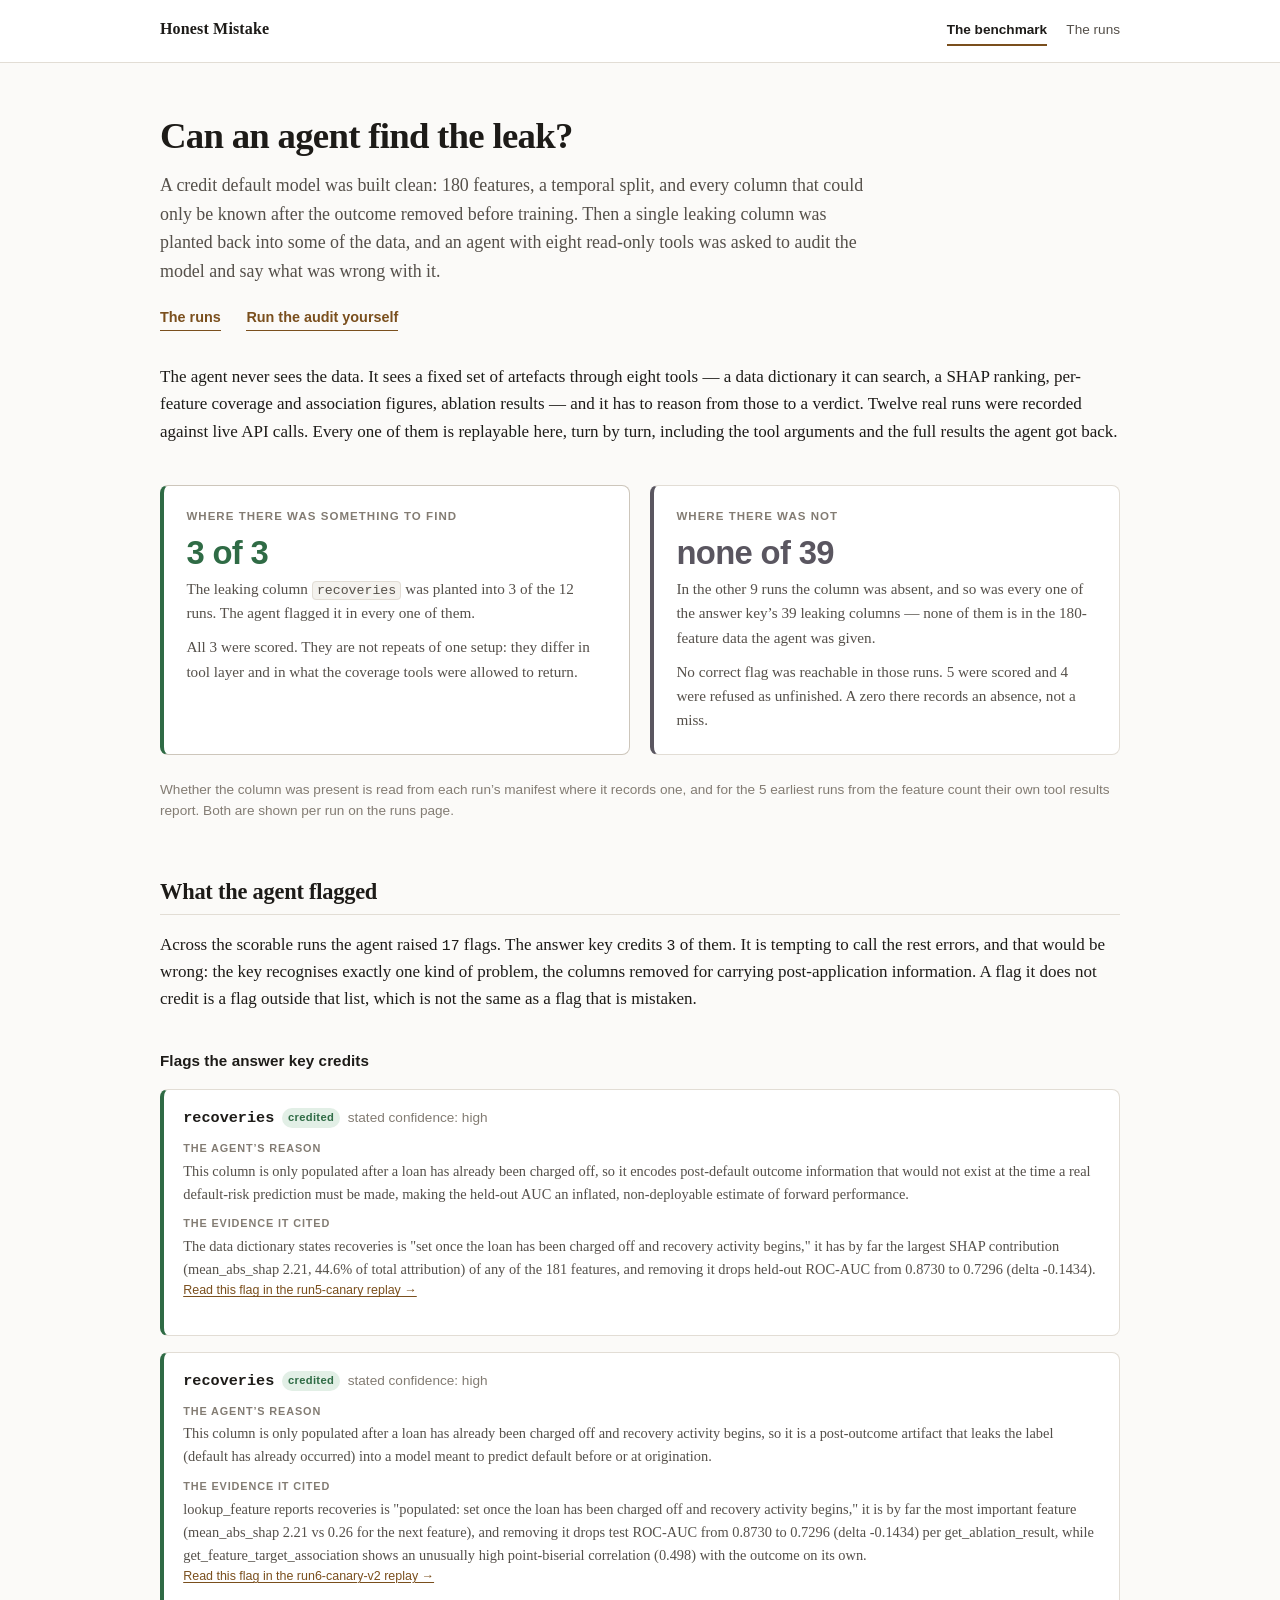
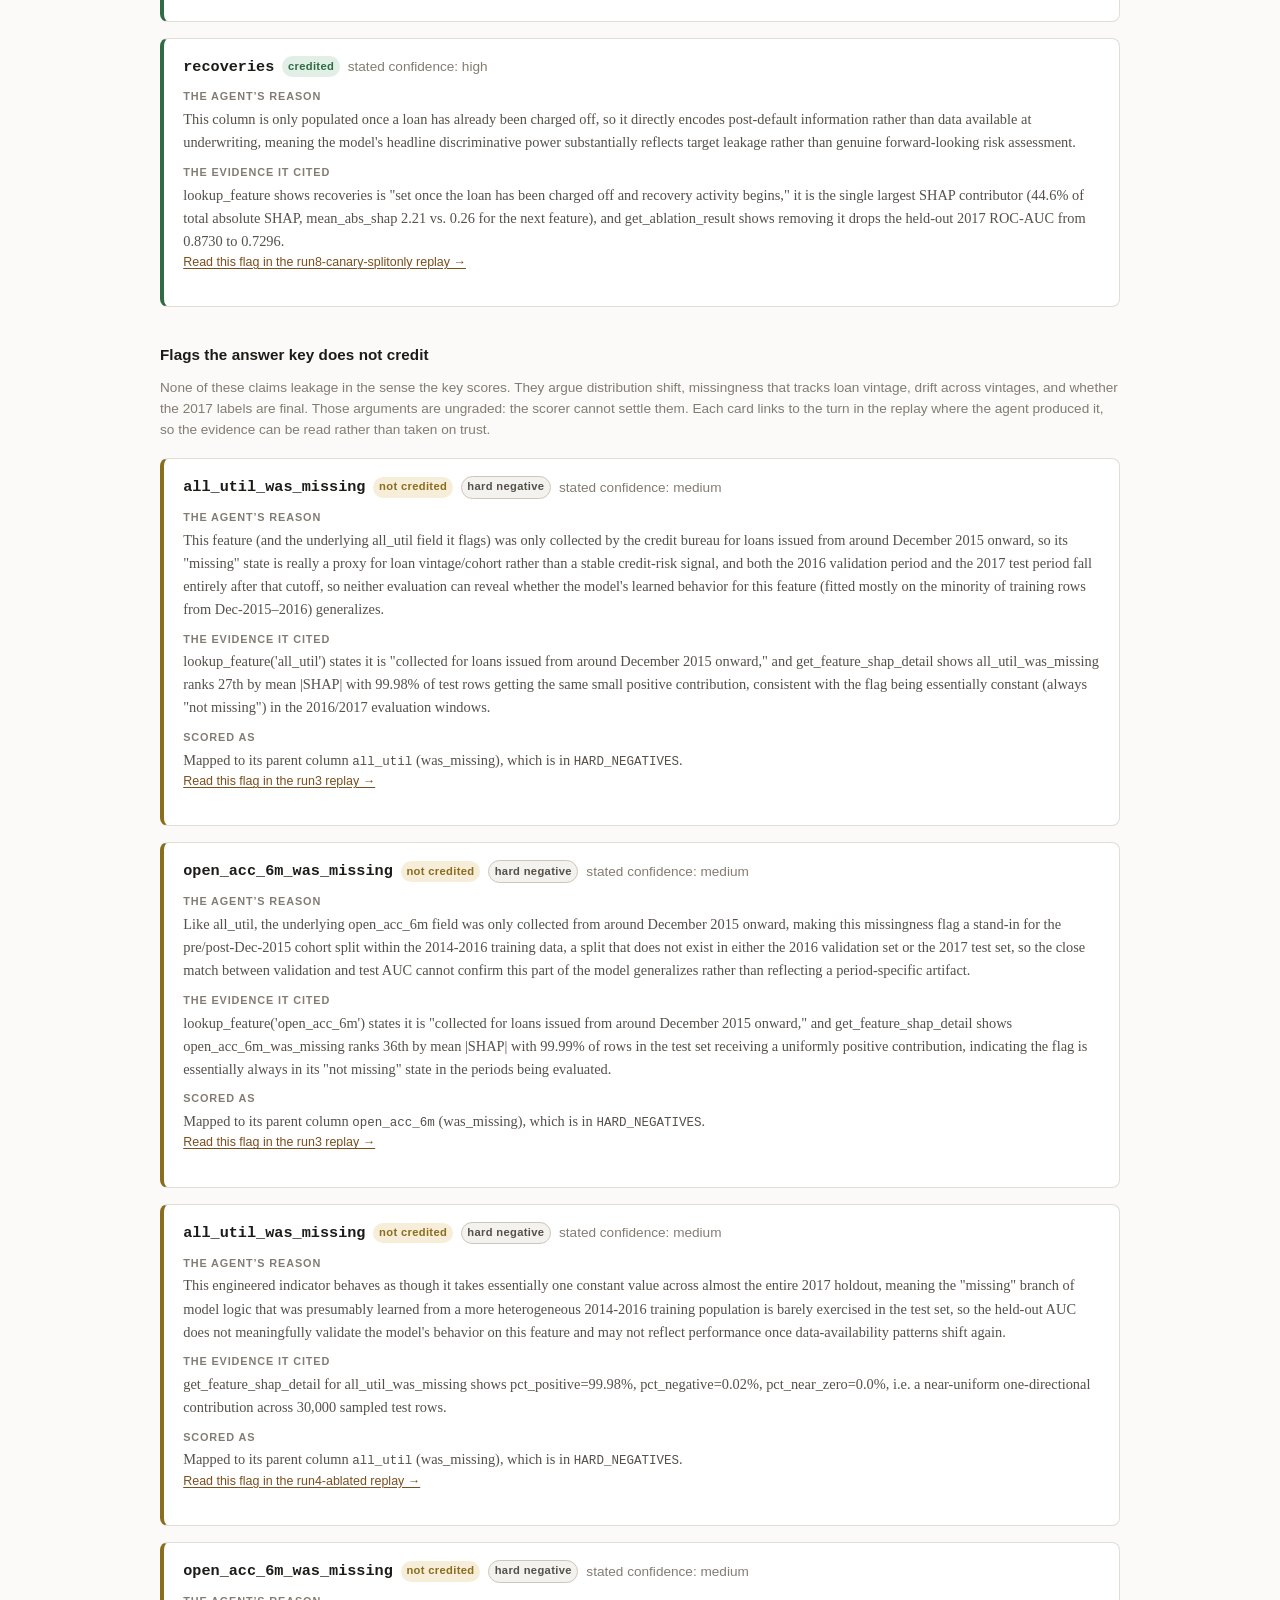
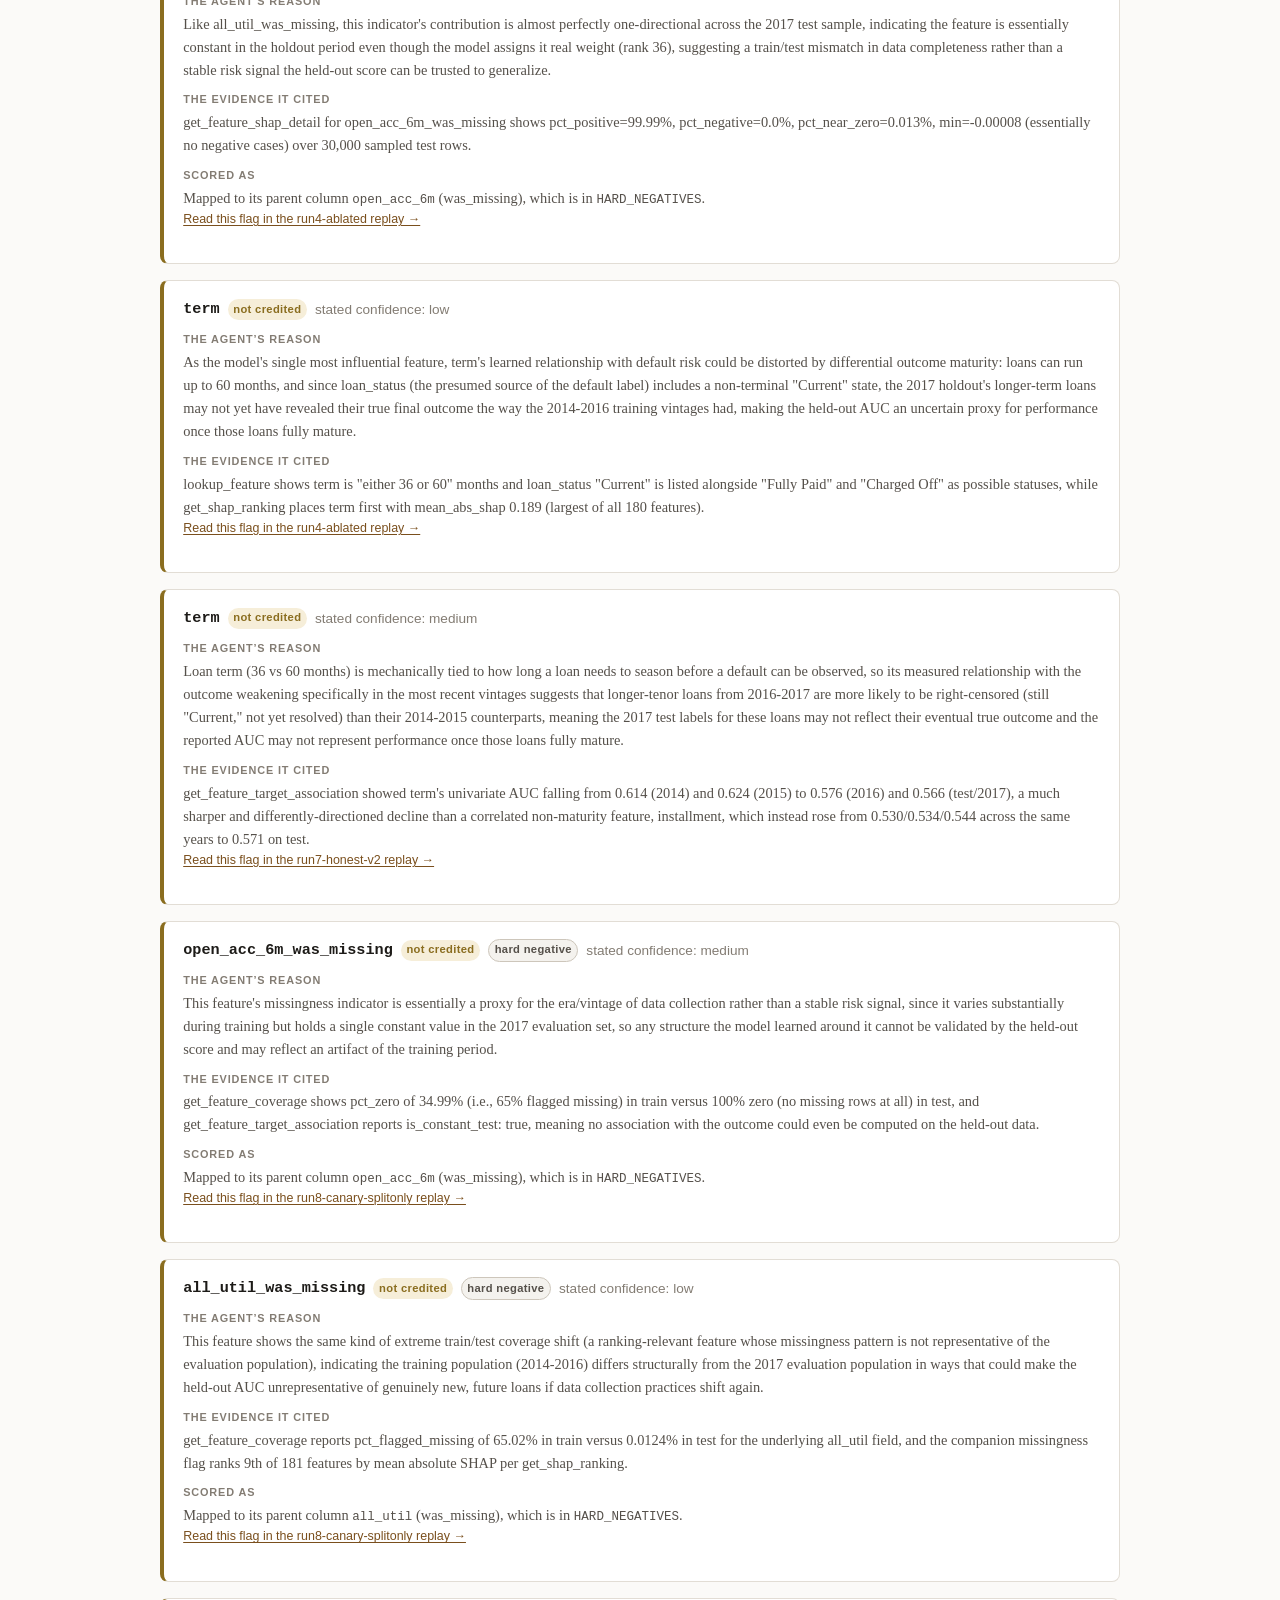
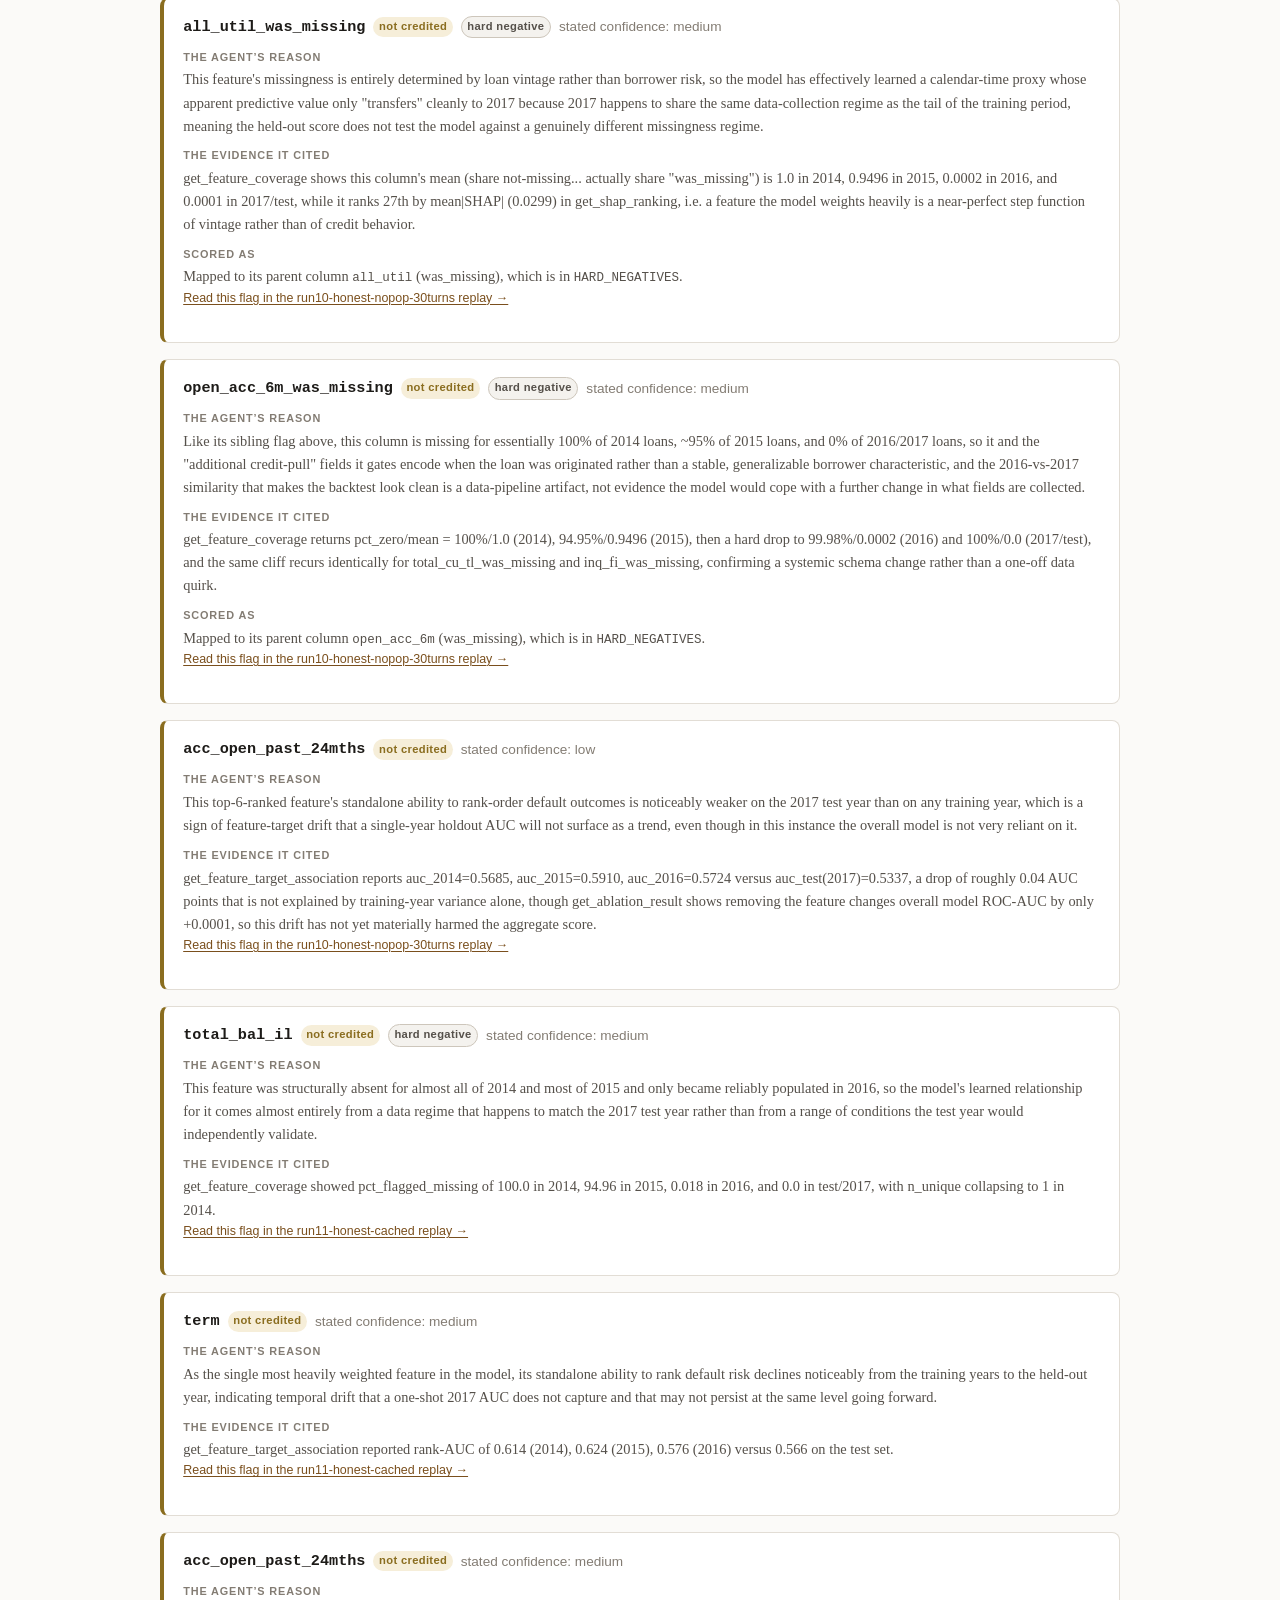
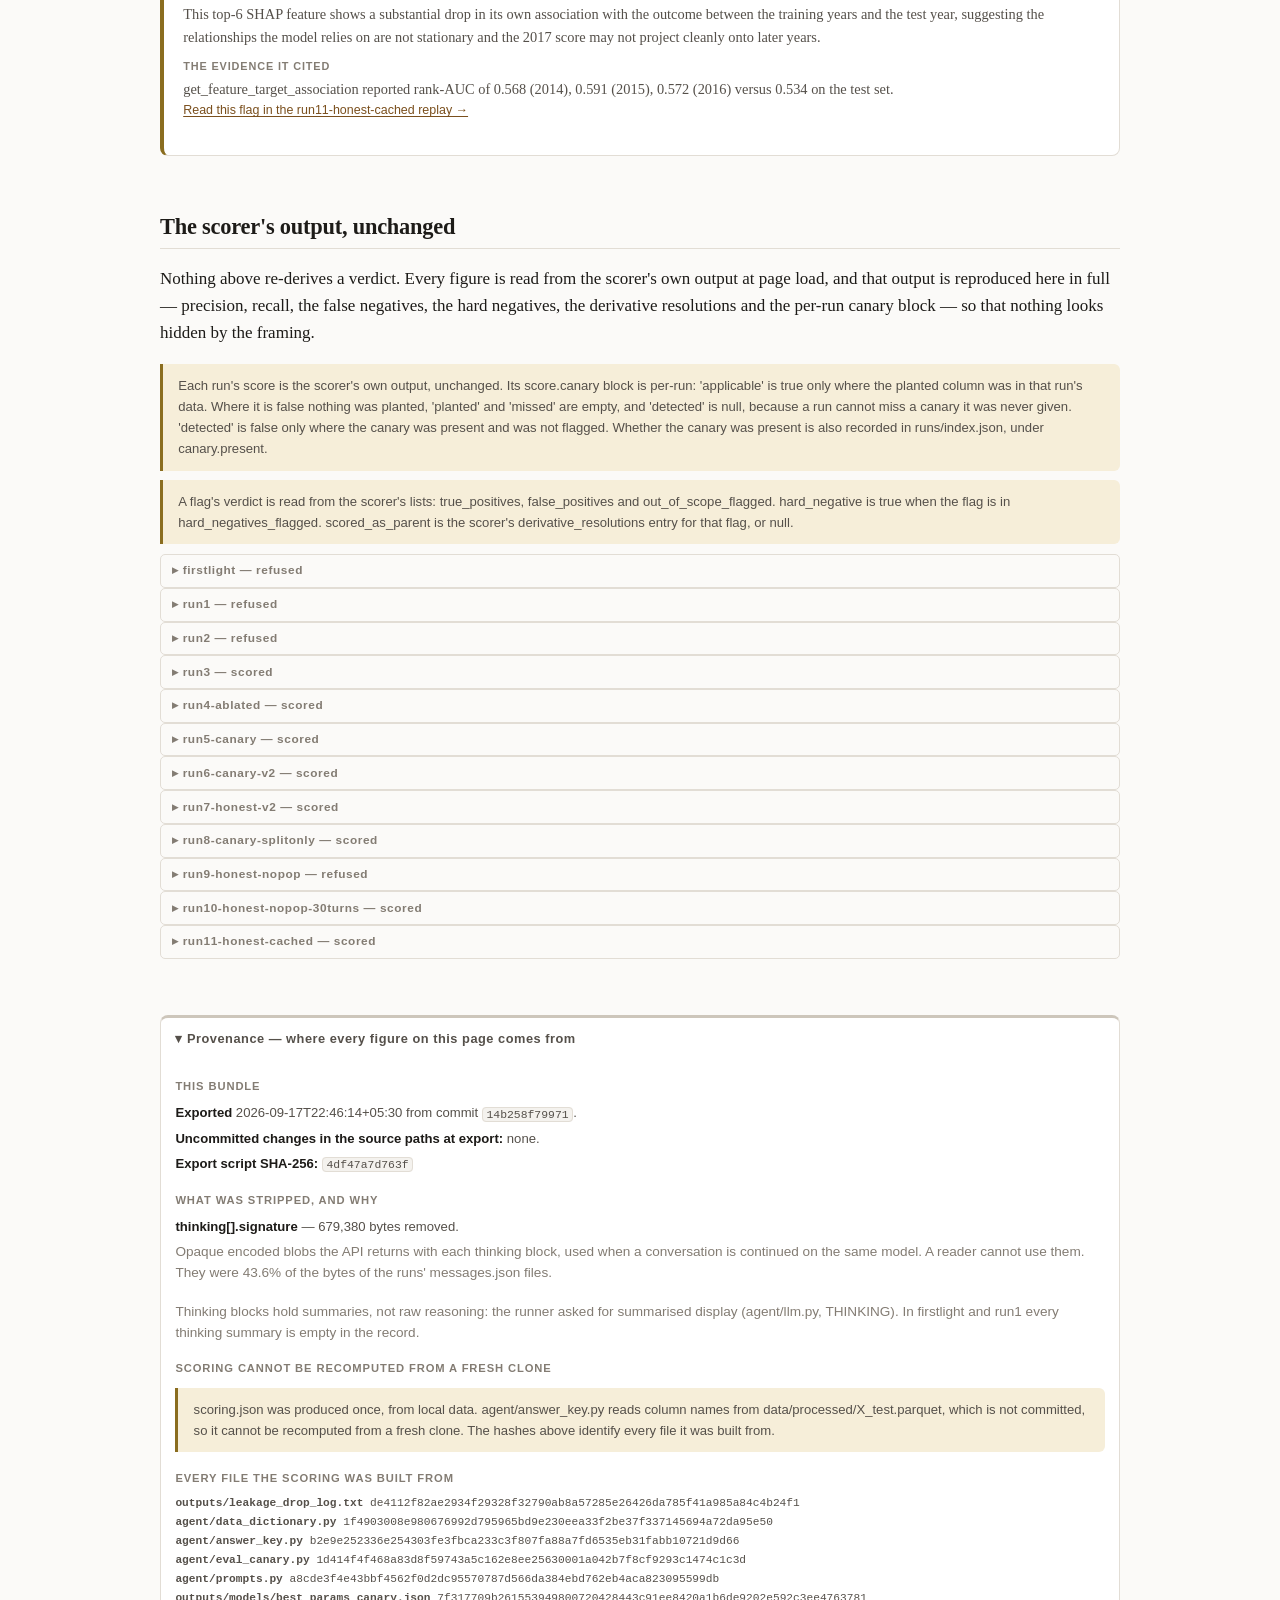
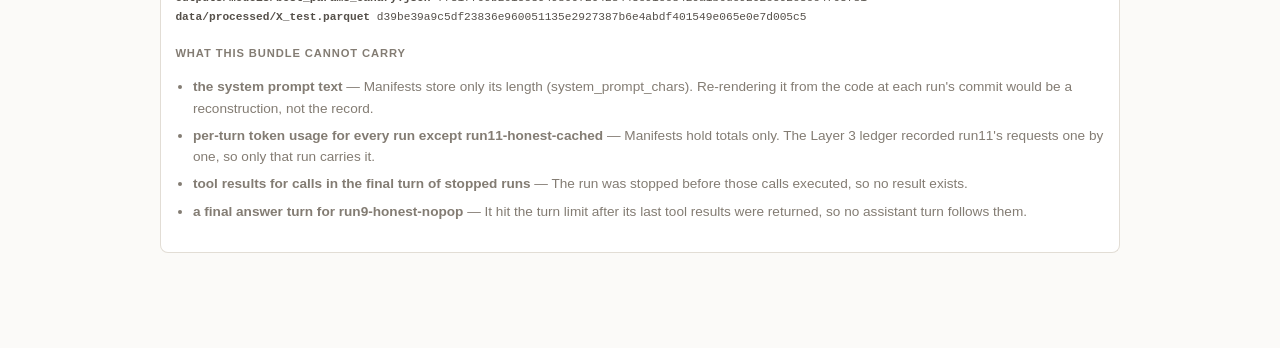
<file: docs/index.html>
<!DOCTYPE html>
<html lang="en">
<head>
<meta charset="utf-8">
<meta name="viewport" content="width=device-width, initial-scale=1">
<title>Honest Mistake — a leakage audit benchmark</title>
<meta name="description" content="An agent audits a credit default model for target leakage. Twelve real runs, replayable turn by turn, with the scorer's own output unchanged.">
<link rel="stylesheet" href="style.css">
</head>
<body>

<header class="mast">
  <div class="wrap">
    <div class="mast-row">
      <p class="mast-title"><a href="index.html">Honest Mistake</a></p>
      <nav class="mast-nav">
        <a href="index.html" aria-current="page">The benchmark</a>
        <a href="runs.html">The runs</a>
      </nav>
    </div>
  </div>
</header>

<main class="wrap">

  <h1>Can an agent find the leak?</h1>

  <p class="lede">A credit default model was built clean: 180 features, a temporal
  split, and every column that could only be known after the outcome removed
  before training. Then a single leaking column was planted back into some of the
  data, and an agent with eight read-only tools was asked to audit the model and
  say what was wrong with it.</p>

  <p class="jump"><a href="runs.html">The runs</a> <a href="scan.html">Run the audit yourself</a></p>

  <p>The agent never sees the data. It sees a fixed set of artefacts through eight
  tools — a data dictionary it can search, a SHAP ranking, per-feature coverage and
  association figures, ablation results — and it has to reason from those to a
  verdict. Twelve real runs were recorded against live API calls. Every one of them
  is replayable here, turn by turn, including the tool arguments and the full
  results the agent got back.</p>

  <div class="headline" id="headline"></div>

  <p id="reachability-note" class="note"></p>

  <h2>What the agent flagged</h2>

  <p>Across the scorable runs the agent raised <span id="flag-total" class="mono"></span>
  flags. The answer key credits <span id="credited-total" class="mono"></span> of
  them. It is tempting to call the rest errors, and that would be wrong: the key
  recognises exactly one kind of problem, the columns removed for carrying
  post-application information. A flag it does not credit is a flag outside that
  list, which is not the same as a flag that is mistaken.</p>

  <h3 id="credited">Flags the answer key credits</h3>
  <div id="credited-flags"></div>

  <h3 id="uncredited">Flags the answer key does not credit</h3>
  <p class="note">None of these claims leakage in the sense the key scores. They
  argue distribution shift, missingness that tracks loan vintage, drift across
  vintages, and whether the 2017 labels are final. Those arguments are ungraded:
  the scorer cannot settle them. Each card links to the turn in the replay where
  the agent produced it, so the evidence can be read rather than taken on trust.</p>
  <div id="uncredited-flags"></div>

  <h2 id="scorer">The scorer's output, unchanged</h2>

  <p>Nothing above re-derives a verdict. Every figure is read from the scorer's own
  output at page load, and that output is reproduced here in full — precision,
  recall, the false negatives, the hard negatives, the derivative resolutions and
  the per-run canary block — so that nothing looks hidden by the framing.</p>

  <div id="scorer-note"></div>
  <div id="scorer-output"></div>

  <div id="prov"></div>

</main>

<script src="common.js"></script>
<script>
(async function () {
  const headline = document.getElementById('headline');
  mountProvenance(document.getElementById('prov'));

  let index, scoring;
  try {
    [index, scoring] = await Promise.all([getJSON('runs/index.json'), getJSON('scoring.json')]);
  } catch (err) {
    setStatus(headline, err.message, true);
    return;
  }

  const runs = index.runs;
  const scoreByLabel = new Map(scoring.runs.map(r => [r.label, r]));

  const present = runs.filter(r => r.canary && r.canary.present);
  const absent = runs.filter(r => !(r.canary && r.canary.present));
  const caught = present.filter(r => {
    const s = scoreByLabel.get(r.label);
    return s && s.scored && s.score && s.score.canary && s.score.canary.detected;
  });
  const absentScored = absent.filter(r => (scoreByLabel.get(r.label) || {}).scored);
  const absentRefused = absent.filter(r => !(scoreByLabel.get(r.label) || {}).scored);
  const plantedColumns = [...new Set(present.map(r => r.canary.column).filter(Boolean))];
  const keySize = scoring.counts.true_positives;

  headline.replaceChildren(
    el('div', { class: 'card lead' },
      el('h3', { text: 'Where there was something to find' }),
      el('div', { class: 'figure', text: caught.length + ' of ' + present.length }),
      el('p', {}, 'The leaking column ',
        el('code', { text: plantedColumns.join(', ') }),
        ' was planted into ', String(present.length), ' of the ', String(runs.length),
        ' runs. The agent flagged it in every one of them.'),
      el('p', {}, 'All ', String(present.length), ' were scored. They are not repeats of ',
        'one setup: they differ in tool layer and in what the coverage tools were allowed to return.')),
    el('div', { class: 'card counter' },
      el('h3', { text: 'Where there was not' }),
      el('div', { class: 'figure', text: 'none of ' + keySize }),
      el('p', {}, 'In the other ', String(absent.length), ' runs the column was absent, and ',
        'so was every one of the answer key’s ', String(keySize), ' leaking columns — none of ',
        'them is in the 180-feature data the agent was given.'),
      el('p', {}, 'No correct flag was reachable in those runs. ', String(absentScored.length),
        ' were scored and ', String(absentRefused.length), ' were refused as unfinished. A zero there ',
        'records an absence, not a miss.'))
  );

  document.getElementById('reachability-note').textContent =
    'Whether the column was present is read from each run’s manifest where it records one, and for the '
    + runs.filter(r => (r.fields_not_in_manifest || []).includes('canary')).length
    + ' earliest runs from the feature count their own tool results report. Both are shown per run on the runs page.';

  /* Flags, in run order, split by the scorer's verdict. */
  const flags = [];
  for (const run of runs) {
    const s = scoreByLabel.get(run.label);
    if (!s || !s.scored) continue;
    for (const f of s.flags || []) flags.push({ run: run.label, f });
  }
  const credited = flags.filter(x => x.f.verdict === 'true_positive');
  const uncredited = flags.filter(x => x.f.verdict !== 'true_positive');

  document.getElementById('flag-total').textContent = flags.length;
  document.getElementById('credited-total').textContent = credited.length;

  function flagCard({ run, f }) {
    const head = el('div', { class: 'flag-head' },
      el('span', { class: 'flag-name', text: f.flag }),
      f.verdict === 'true_positive' ? pill('credited', 'credited') : pill('uncredited', 'not credited'),
      f.hard_negative ? pill('hardneg', 'hard negative') : null,
      f.confidence ? el('span', { class: 'note', text: 'stated confidence: ' + f.confidence }) : null);

    const dl = el('dl', {},
      el('dt', { text: 'The agent’s reason' }), el('dd', { text: f.reason }),
      el('dt', { text: 'The evidence it cited' }), el('dd', { text: f.evidence }));

    if (f.scored_as_parent) {
      dl.append(el('dt', { text: 'Scored as' }),
        el('dd', {}, 'Mapped to its parent column ',
          el('code', { text: f.scored_as_parent.parent }),
          ' (', f.scored_as_parent.kind, '), which is in ',
          el('code', { text: f.scored_as_parent.parent_set }), '.'));
    }

    return el('div', {
      class: 'flag' + (f.verdict === 'true_positive' ? ' is-credited' : ''),
      id: run + '--' + flagAnchor(f.flag)
    }, head, dl,
      el('p', { class: 'flag-run' },
        el('a', { href: replayHref(run, '#' + flagAnchor(f.flag)) },
          'Read this flag in the ' + run + ' replay →')));
  }

  document.getElementById('credited-flags').replaceChildren(...credited.map(flagCard));
  document.getElementById('uncredited-flags').replaceChildren(...uncredited.map(flagCard));

  document.getElementById('scorer-note').replaceChildren(
    ...(scoring.notes || []).map(n => el('div', { class: 'caveat', text: n })));

  const out = el('div', {});
  for (const run of runs) {
    const s = scoreByLabel.get(run.label);
    if (!s) continue;
    const body = s.scored
      ? el('div', { class: 'inner' },
          (s.parse_warnings || []).length
            ? el('div', { class: 'caveat' }, 'Parse warnings: ' + s.parse_warnings.join(' | '))
            : null,
          el('pre', { class: 'tall', text: prettyJSON(s.score) }))
      : el('div', { class: 'inner' },
          el('p', { class: 'note' }, el('b', { text: 'Refused, not scored. ' }), s.reason));
    out.append(el('details', { class: 'raw' },
      el('summary', {}, s.label + ' — ' + (s.scored ? 'scored' : 'refused')), body));
  }
  document.getElementById('scorer-output').replaceChildren(out);
})();
</script>
</body>
</html>
</file>
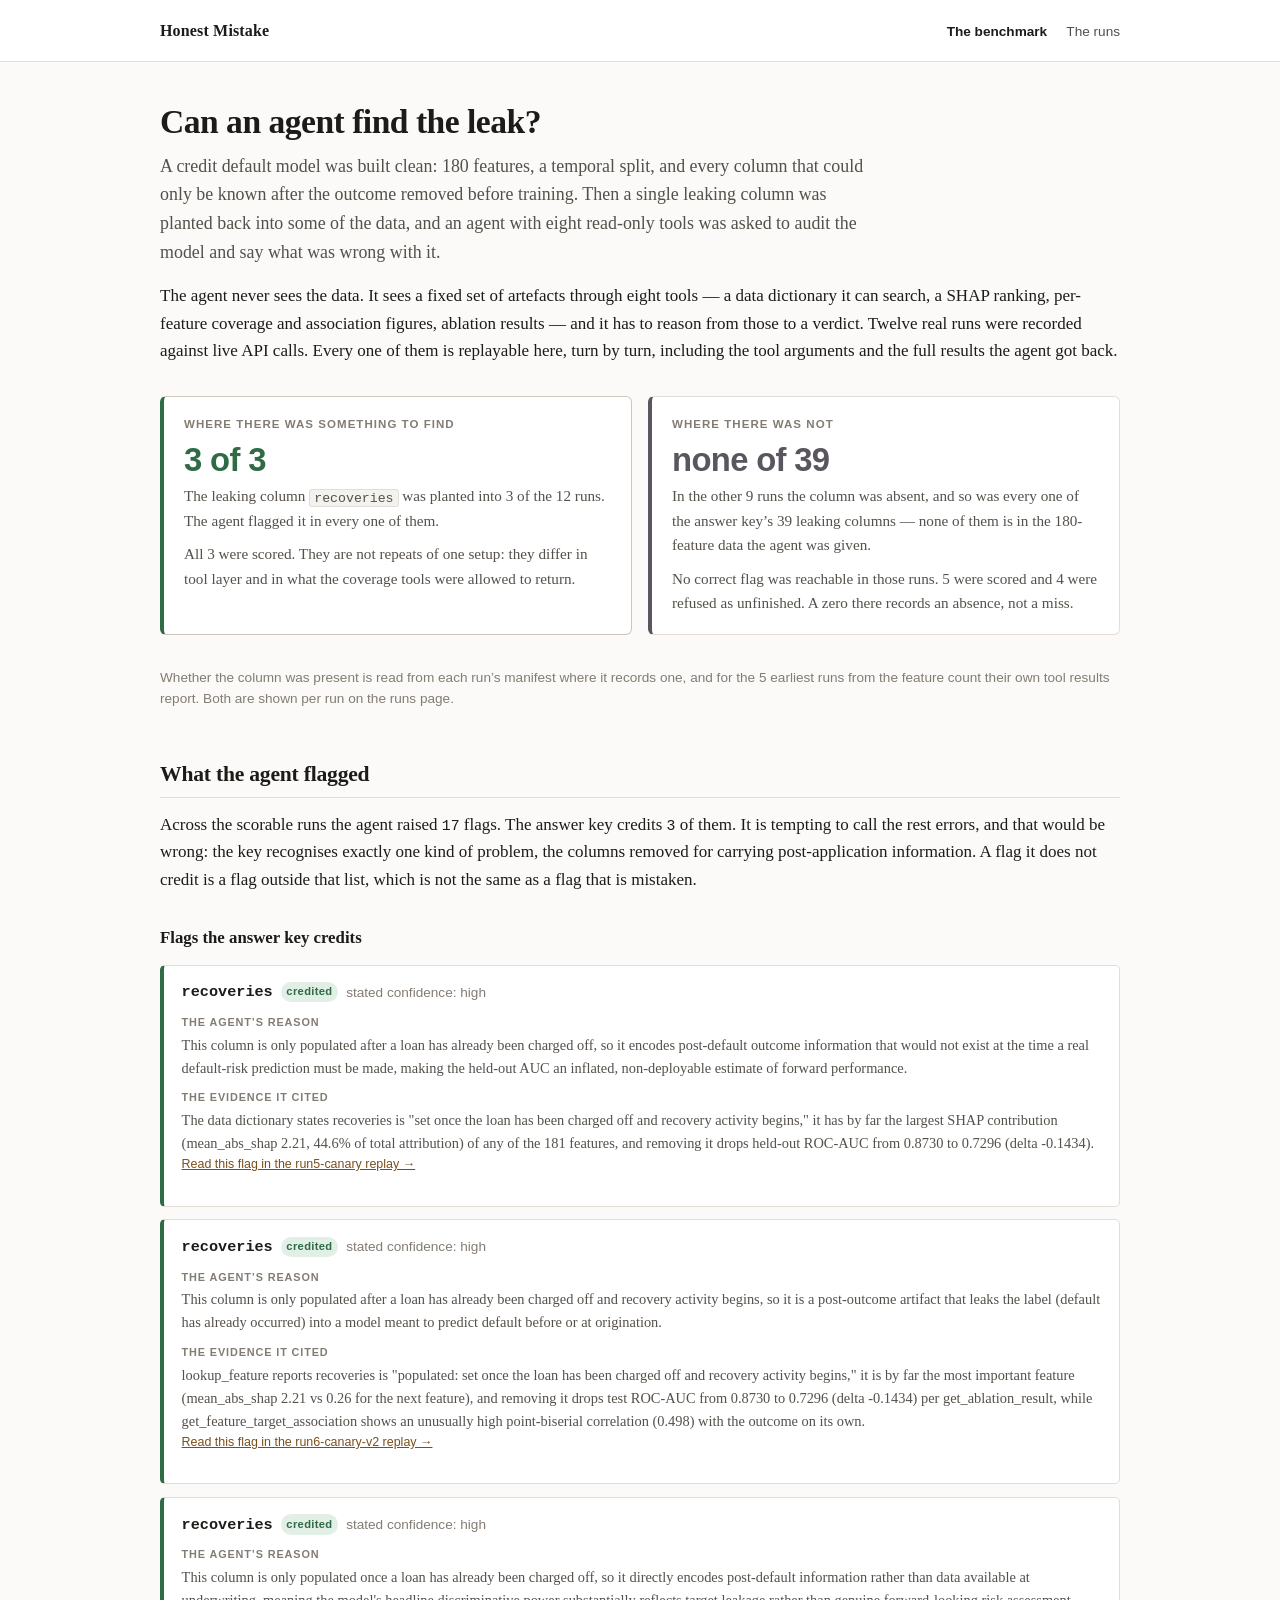
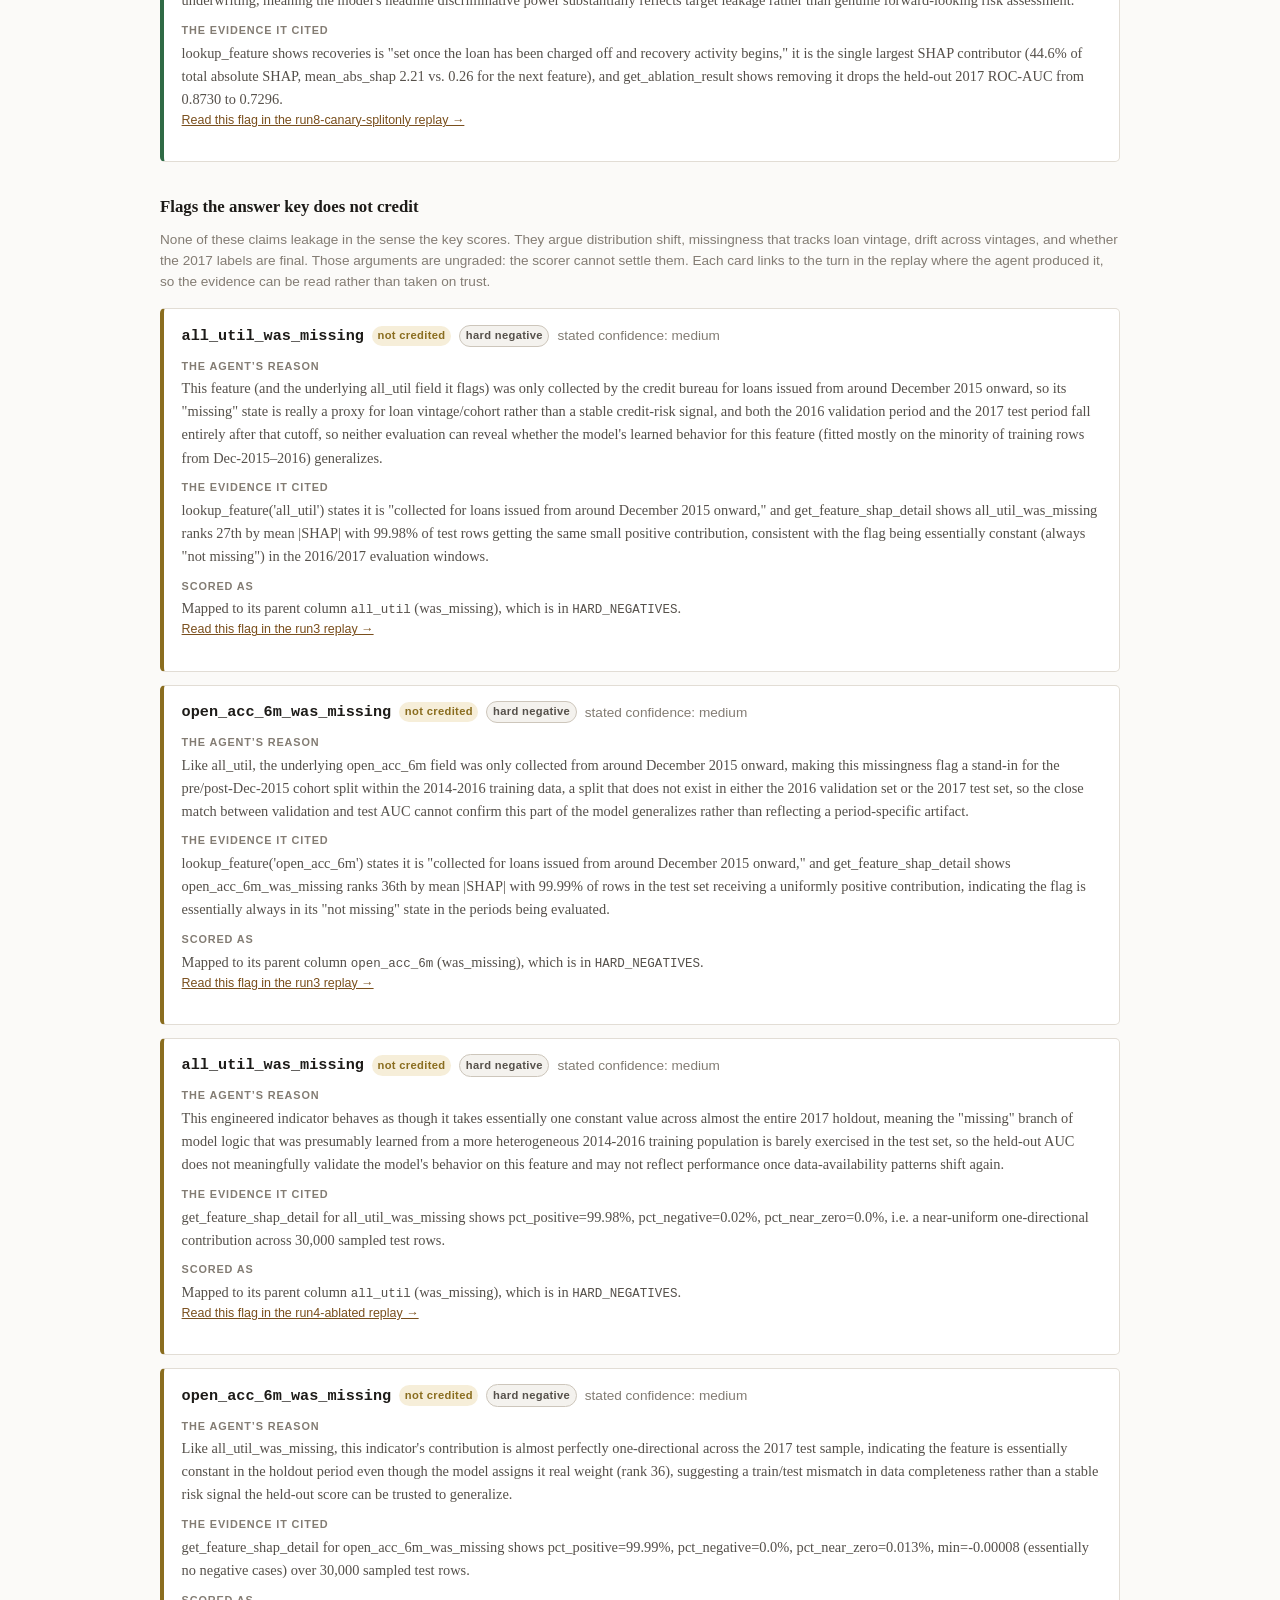
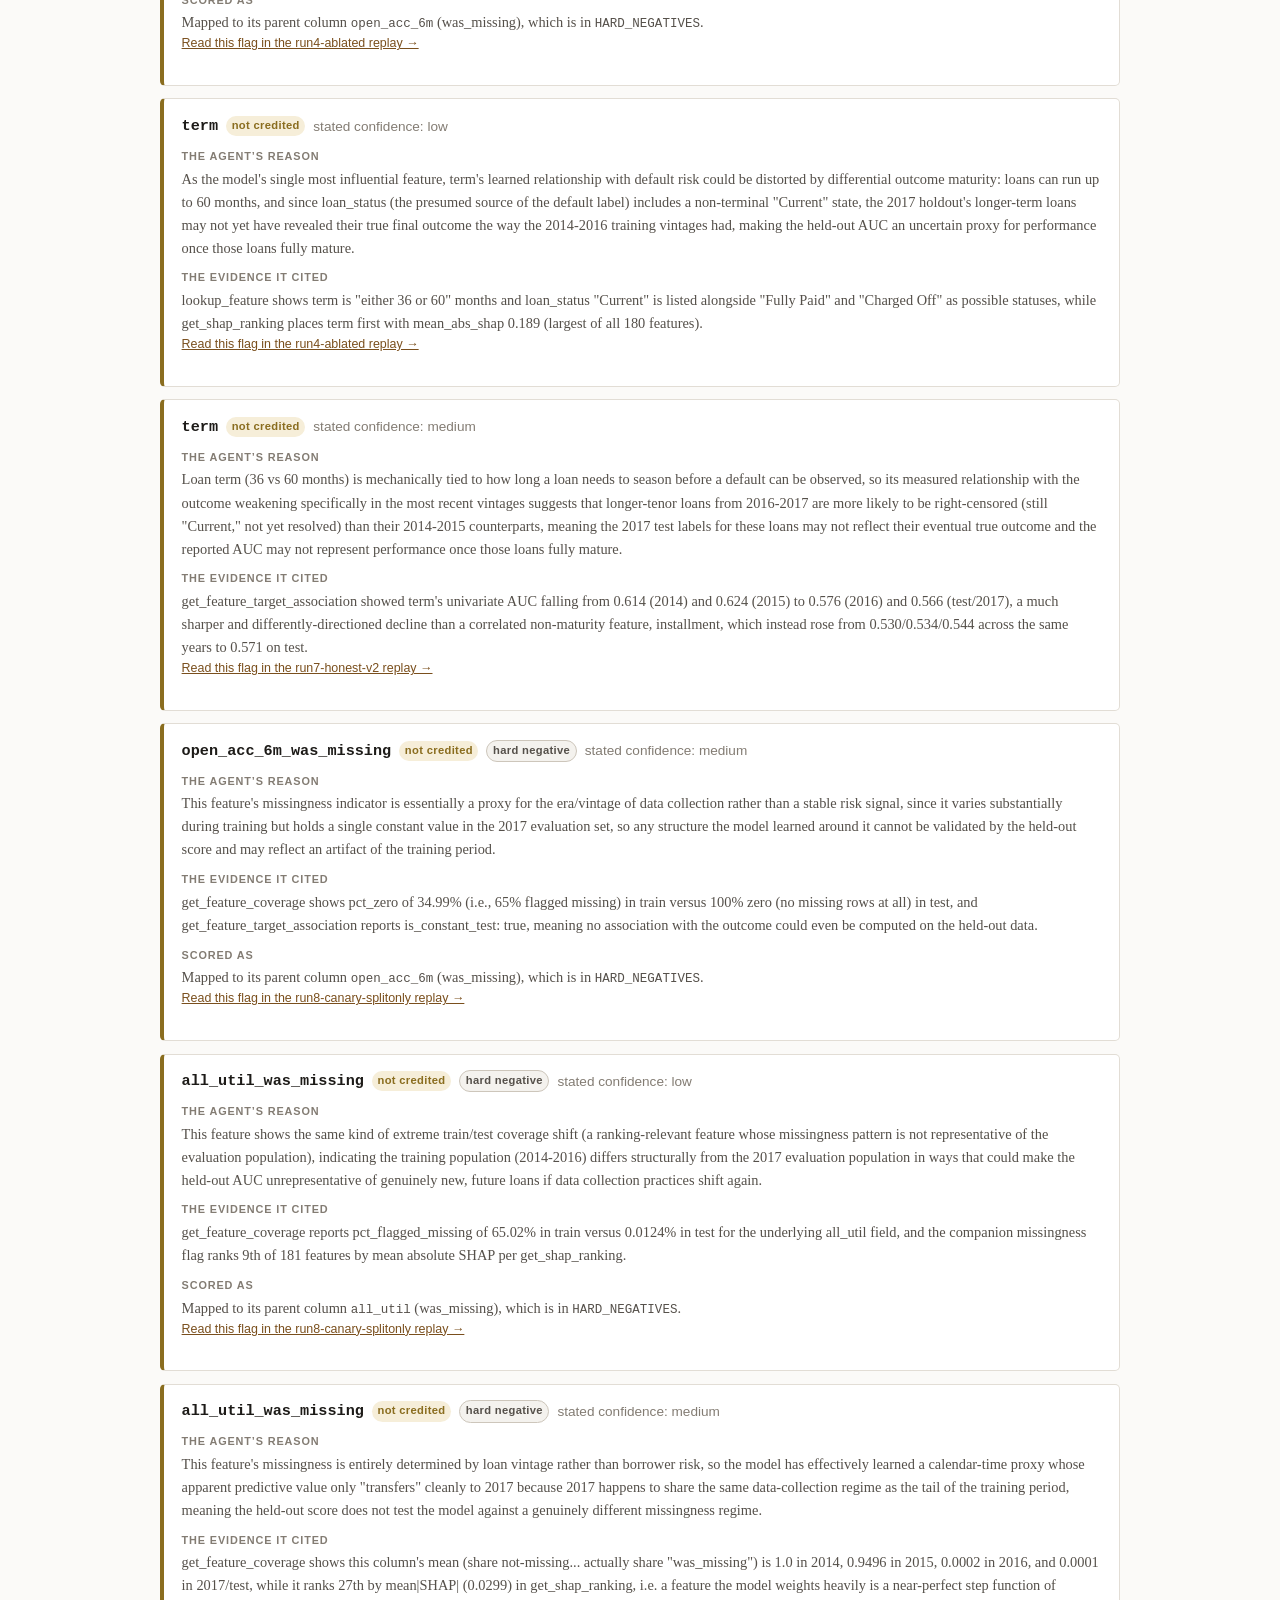
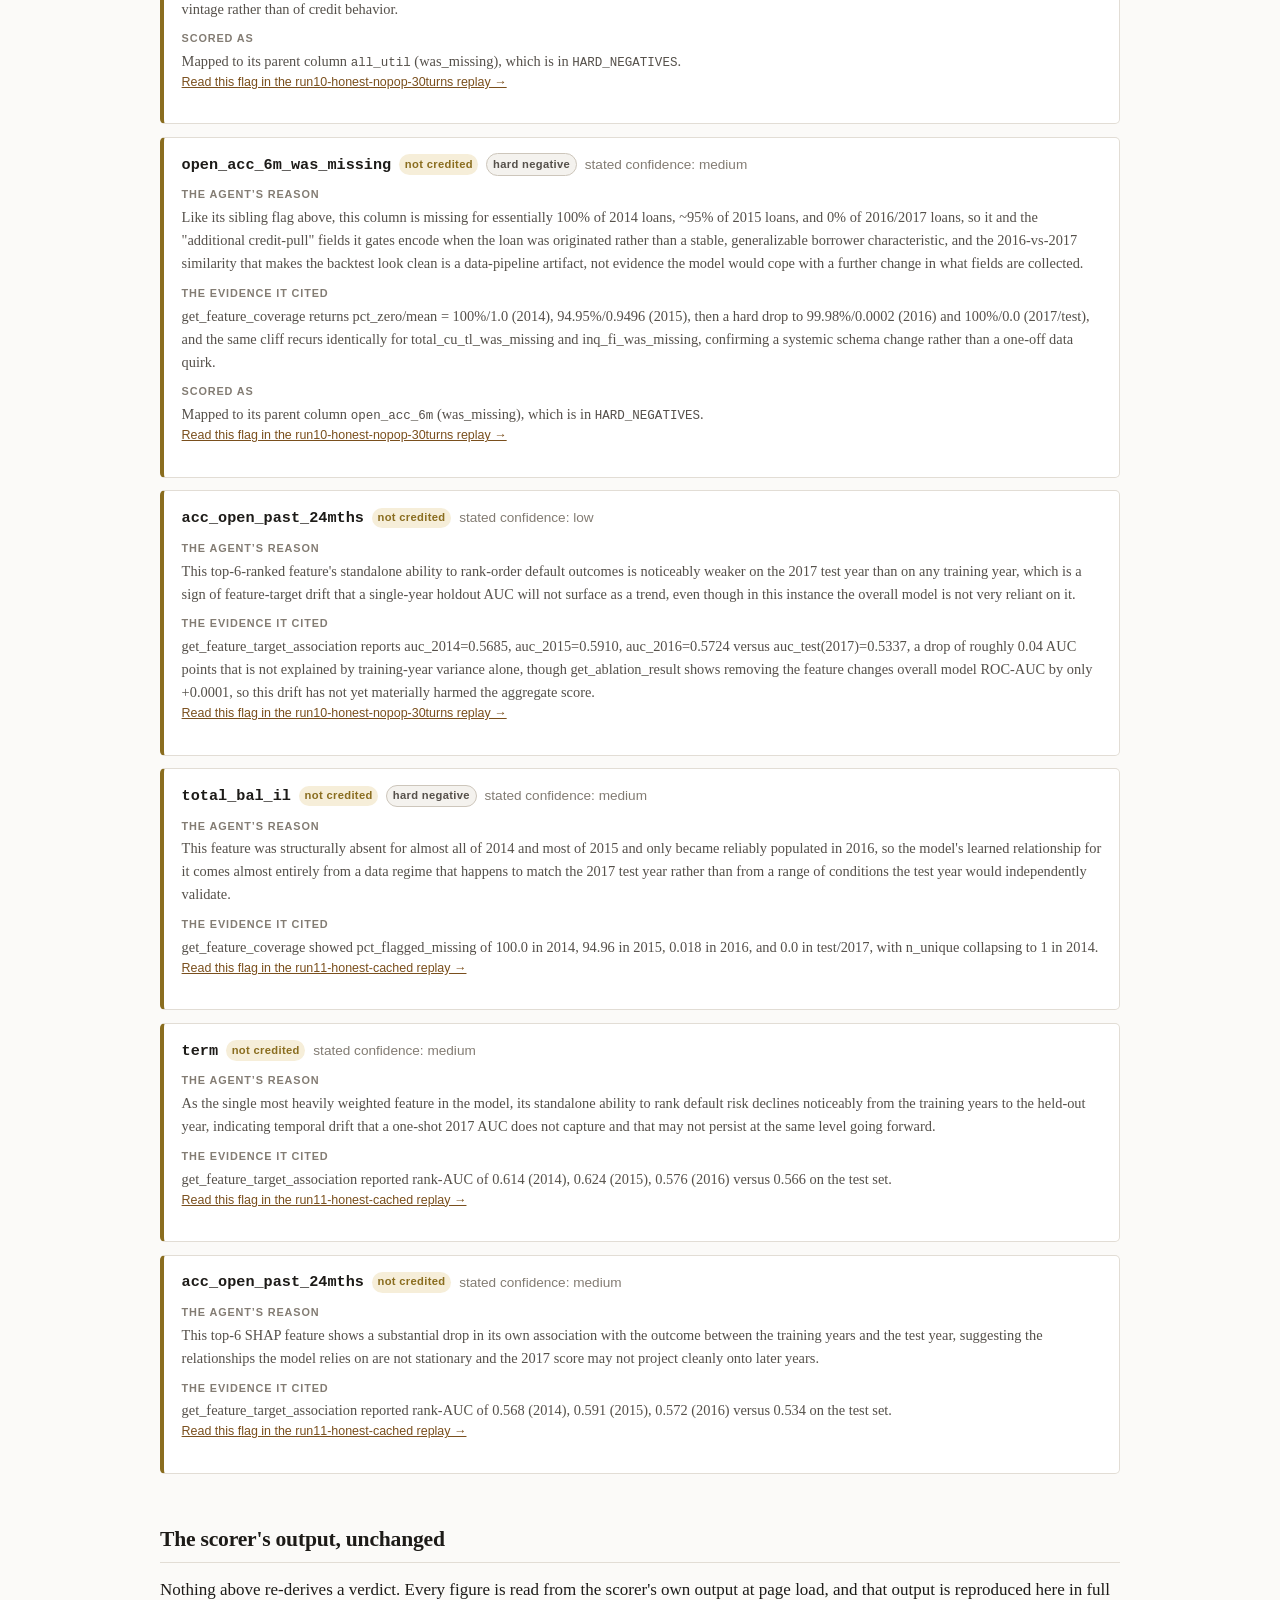
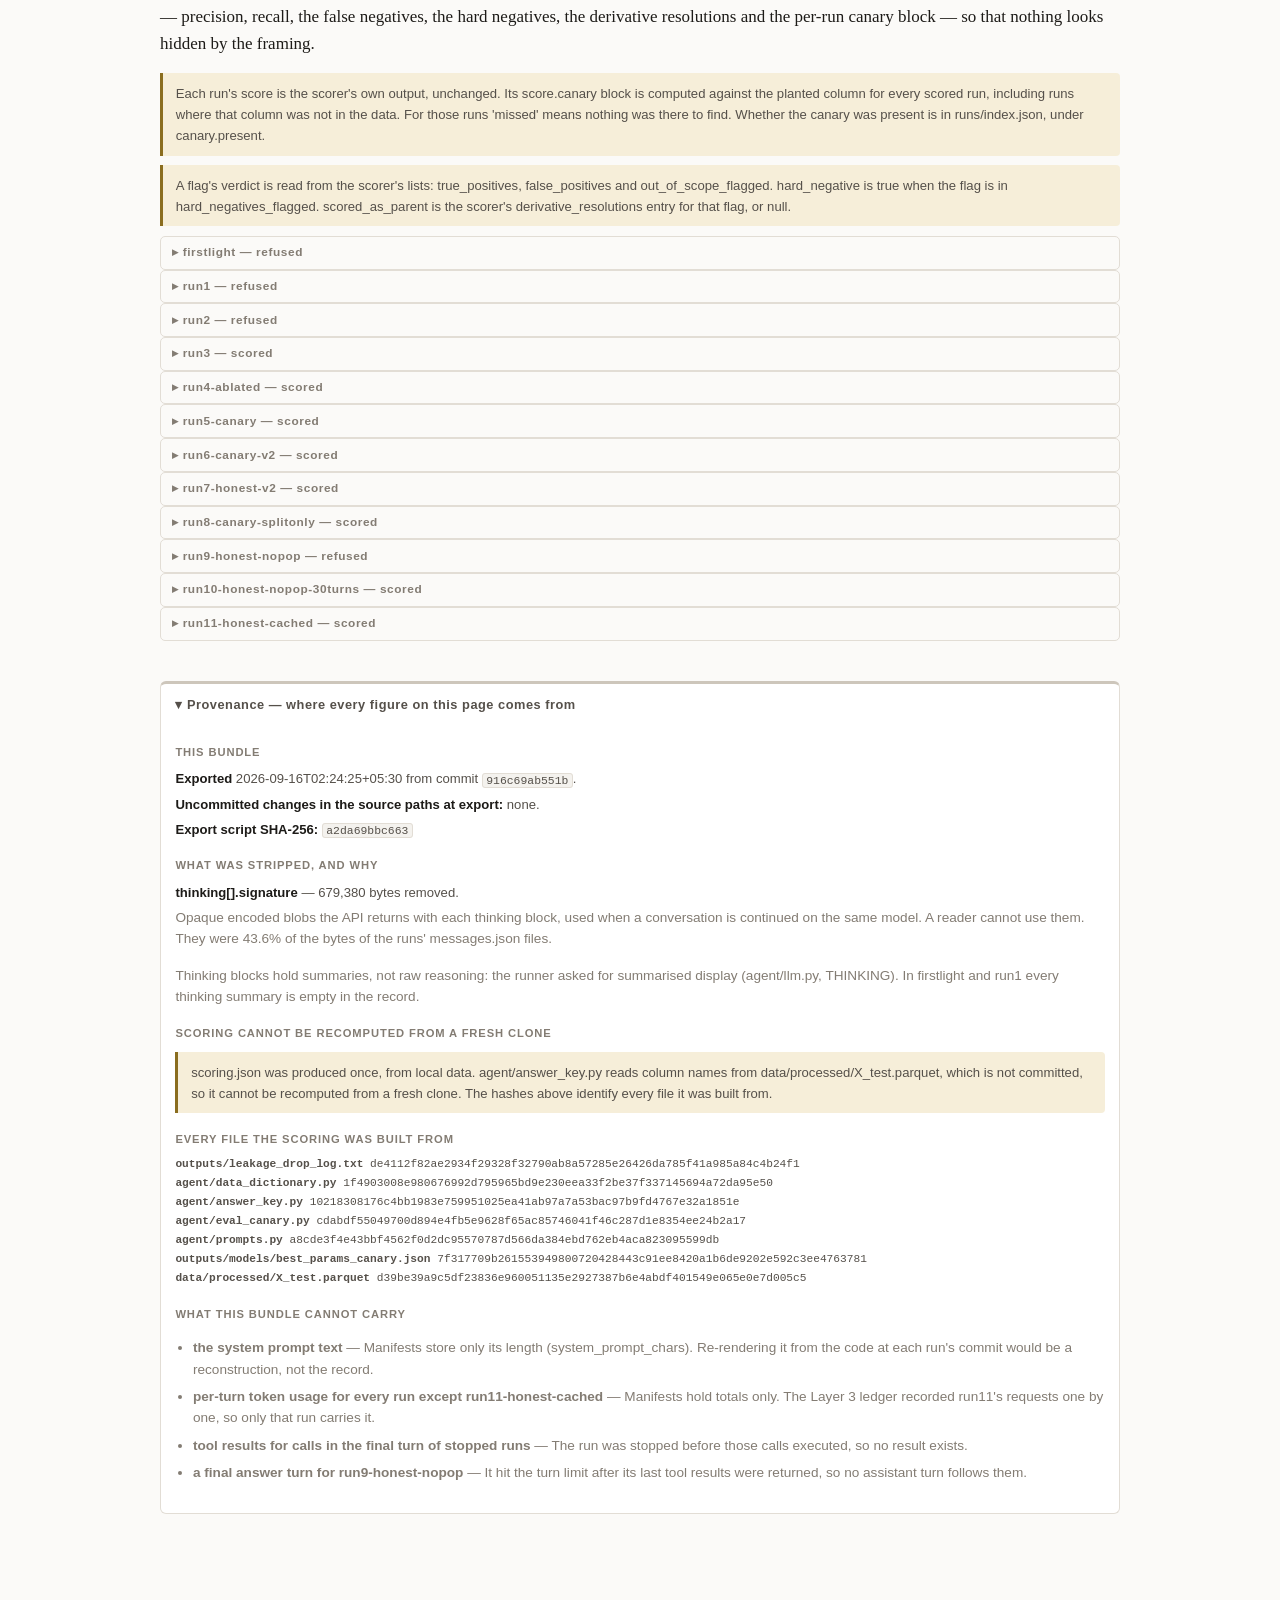
<file: site/index.html>
<!DOCTYPE html>
<html lang="en">
<head>
<meta charset="utf-8">
<meta name="viewport" content="width=device-width, initial-scale=1">
<title>Honest Mistake — a leakage audit benchmark</title>
<meta name="description" content="An agent audits a credit default model for target leakage. Twelve real runs, replayable turn by turn, with the scorer's own output unchanged.">
<link rel="stylesheet" href="style.css">
</head>
<body>

<header class="mast">
  <div class="wrap">
    <div class="mast-row">
      <p class="mast-title"><a href="index.html">Honest Mistake</a></p>
      <nav class="mast-nav">
        <a href="index.html" aria-current="page">The benchmark</a>
        <a href="runs.html">The runs</a>
      </nav>
    </div>
  </div>
</header>

<main class="wrap">

  <h1>Can an agent find the leak?</h1>

  <p class="lede">A credit default model was built clean: 180 features, a temporal
  split, and every column that could only be known after the outcome removed
  before training. Then a single leaking column was planted back into some of the
  data, and an agent with eight read-only tools was asked to audit the model and
  say what was wrong with it.</p>

  <p>The agent never sees the data. It sees a fixed set of artefacts through eight
  tools — a data dictionary it can search, a SHAP ranking, per-feature coverage and
  association figures, ablation results — and it has to reason from those to a
  verdict. Twelve real runs were recorded against live API calls. Every one of them
  is replayable here, turn by turn, including the tool arguments and the full
  results the agent got back.</p>

  <div class="headline" id="headline"></div>

  <p id="reachability-note" class="note"></p>

  <h2>What the agent flagged</h2>

  <p>Across the scorable runs the agent raised <span id="flag-total" class="mono"></span>
  flags. The answer key credits <span id="credited-total" class="mono"></span> of
  them. It is tempting to call the rest errors, and that would be wrong: the key
  recognises exactly one kind of problem, the columns removed for carrying
  post-application information. A flag it does not credit is a flag outside that
  list, which is not the same as a flag that is mistaken.</p>

  <h3 id="credited">Flags the answer key credits</h3>
  <div id="credited-flags"></div>

  <h3 id="uncredited">Flags the answer key does not credit</h3>
  <p class="note">None of these claims leakage in the sense the key scores. They
  argue distribution shift, missingness that tracks loan vintage, drift across
  vintages, and whether the 2017 labels are final. Those arguments are ungraded:
  the scorer cannot settle them. Each card links to the turn in the replay where
  the agent produced it, so the evidence can be read rather than taken on trust.</p>
  <div id="uncredited-flags"></div>

  <h2 id="scorer">The scorer's output, unchanged</h2>

  <p>Nothing above re-derives a verdict. Every figure is read from the scorer's own
  output at page load, and that output is reproduced here in full — precision,
  recall, the false negatives, the hard negatives, the derivative resolutions and
  the per-run canary block — so that nothing looks hidden by the framing.</p>

  <div id="scorer-note"></div>
  <div id="scorer-output"></div>

  <div id="prov"></div>

</main>

<script src="common.js"></script>
<script>
(async function () {
  const headline = document.getElementById('headline');
  mountProvenance(document.getElementById('prov'));

  let index, scoring;
  try {
    [index, scoring] = await Promise.all([getJSON('runs/index.json'), getJSON('scoring.json')]);
  } catch (err) {
    setStatus(headline, err.message, true);
    return;
  }

  const runs = index.runs;
  const scoreByLabel = new Map(scoring.runs.map(r => [r.label, r]));

  const present = runs.filter(r => r.canary && r.canary.present);
  const absent = runs.filter(r => !(r.canary && r.canary.present));
  const caught = present.filter(r => {
    const s = scoreByLabel.get(r.label);
    return s && s.scored && s.score && s.score.canary && s.score.canary.detected;
  });
  const absentScored = absent.filter(r => (scoreByLabel.get(r.label) || {}).scored);
  const absentRefused = absent.filter(r => !(scoreByLabel.get(r.label) || {}).scored);
  const plantedColumns = [...new Set(present.map(r => r.canary.column).filter(Boolean))];
  const keySize = scoring.counts.true_positives;

  headline.replaceChildren(
    el('div', { class: 'card lead' },
      el('h3', { text: 'Where there was something to find' }),
      el('div', { class: 'figure', text: caught.length + ' of ' + present.length }),
      el('p', {}, 'The leaking column ',
        el('code', { text: plantedColumns.join(', ') }),
        ' was planted into ', String(present.length), ' of the ', String(runs.length),
        ' runs. The agent flagged it in every one of them.'),
      el('p', {}, 'All ', String(present.length), ' were scored. They are not repeats of ',
        'one setup: they differ in tool layer and in what the coverage tools were allowed to return.')),
    el('div', { class: 'card counter' },
      el('h3', { text: 'Where there was not' }),
      el('div', { class: 'figure', text: 'none of ' + keySize }),
      el('p', {}, 'In the other ', String(absent.length), ' runs the column was absent, and ',
        'so was every one of the answer key’s ', String(keySize), ' leaking columns — none of ',
        'them is in the 180-feature data the agent was given.'),
      el('p', {}, 'No correct flag was reachable in those runs. ', String(absentScored.length),
        ' were scored and ', String(absentRefused.length), ' were refused as unfinished. A zero there ',
        'records an absence, not a miss.'))
  );

  document.getElementById('reachability-note').textContent =
    'Whether the column was present is read from each run’s manifest where it records one, and for the '
    + runs.filter(r => (r.fields_not_in_manifest || []).includes('canary')).length
    + ' earliest runs from the feature count their own tool results report. Both are shown per run on the runs page.';

  /* Flags, in run order, split by the scorer's verdict. */
  const flags = [];
  for (const run of runs) {
    const s = scoreByLabel.get(run.label);
    if (!s || !s.scored) continue;
    for (const f of s.flags || []) flags.push({ run: run.label, f });
  }
  const credited = flags.filter(x => x.f.verdict === 'true_positive');
  const uncredited = flags.filter(x => x.f.verdict !== 'true_positive');

  document.getElementById('flag-total').textContent = flags.length;
  document.getElementById('credited-total').textContent = credited.length;

  function flagCard({ run, f }) {
    const head = el('div', { class: 'flag-head' },
      el('span', { class: 'flag-name', text: f.flag }),
      f.verdict === 'true_positive' ? pill('credited', 'credited') : pill('uncredited', 'not credited'),
      f.hard_negative ? pill('hardneg', 'hard negative') : null,
      f.confidence ? el('span', { class: 'note', text: 'stated confidence: ' + f.confidence }) : null);

    const dl = el('dl', {},
      el('dt', { text: 'The agent’s reason' }), el('dd', { text: f.reason }),
      el('dt', { text: 'The evidence it cited' }), el('dd', { text: f.evidence }));

    if (f.scored_as_parent) {
      dl.append(el('dt', { text: 'Scored as' }),
        el('dd', {}, 'Mapped to its parent column ',
          el('code', { text: f.scored_as_parent.parent }),
          ' (', f.scored_as_parent.kind, '), which is in ',
          el('code', { text: f.scored_as_parent.parent_set }), '.'));
    }

    return el('div', {
      class: 'flag' + (f.verdict === 'true_positive' ? ' is-credited' : ''),
      id: run + '--' + flagAnchor(f.flag)
    }, head, dl,
      el('p', { class: 'flag-run' },
        el('a', { href: replayHref(run, '#' + flagAnchor(f.flag)) },
          'Read this flag in the ' + run + ' replay →')));
  }

  document.getElementById('credited-flags').replaceChildren(...credited.map(flagCard));
  document.getElementById('uncredited-flags').replaceChildren(...uncredited.map(flagCard));

  document.getElementById('scorer-note').replaceChildren(
    ...(scoring.notes || []).map(n => el('div', { class: 'caveat', text: n })));

  const out = el('div', {});
  for (const run of runs) {
    const s = scoreByLabel.get(run.label);
    if (!s) continue;
    const body = s.scored
      ? el('div', { class: 'inner' },
          (s.parse_warnings || []).length
            ? el('div', { class: 'caveat' }, 'Parse warnings: ' + s.parse_warnings.join(' | '))
            : null,
          el('pre', { class: 'tall', text: prettyJSON(s.score) }))
      : el('div', { class: 'inner' },
          el('p', { class: 'note' }, el('b', { text: 'Refused, not scored. ' }), s.reason));
    out.append(el('details', { class: 'raw' },
      el('summary', {}, s.label + ' — ' + (s.scored ? 'scored' : 'refused')), body));
  }
  document.getElementById('scorer-output').replaceChildren(out);
})();
</script>
</body>
</html>
</file>
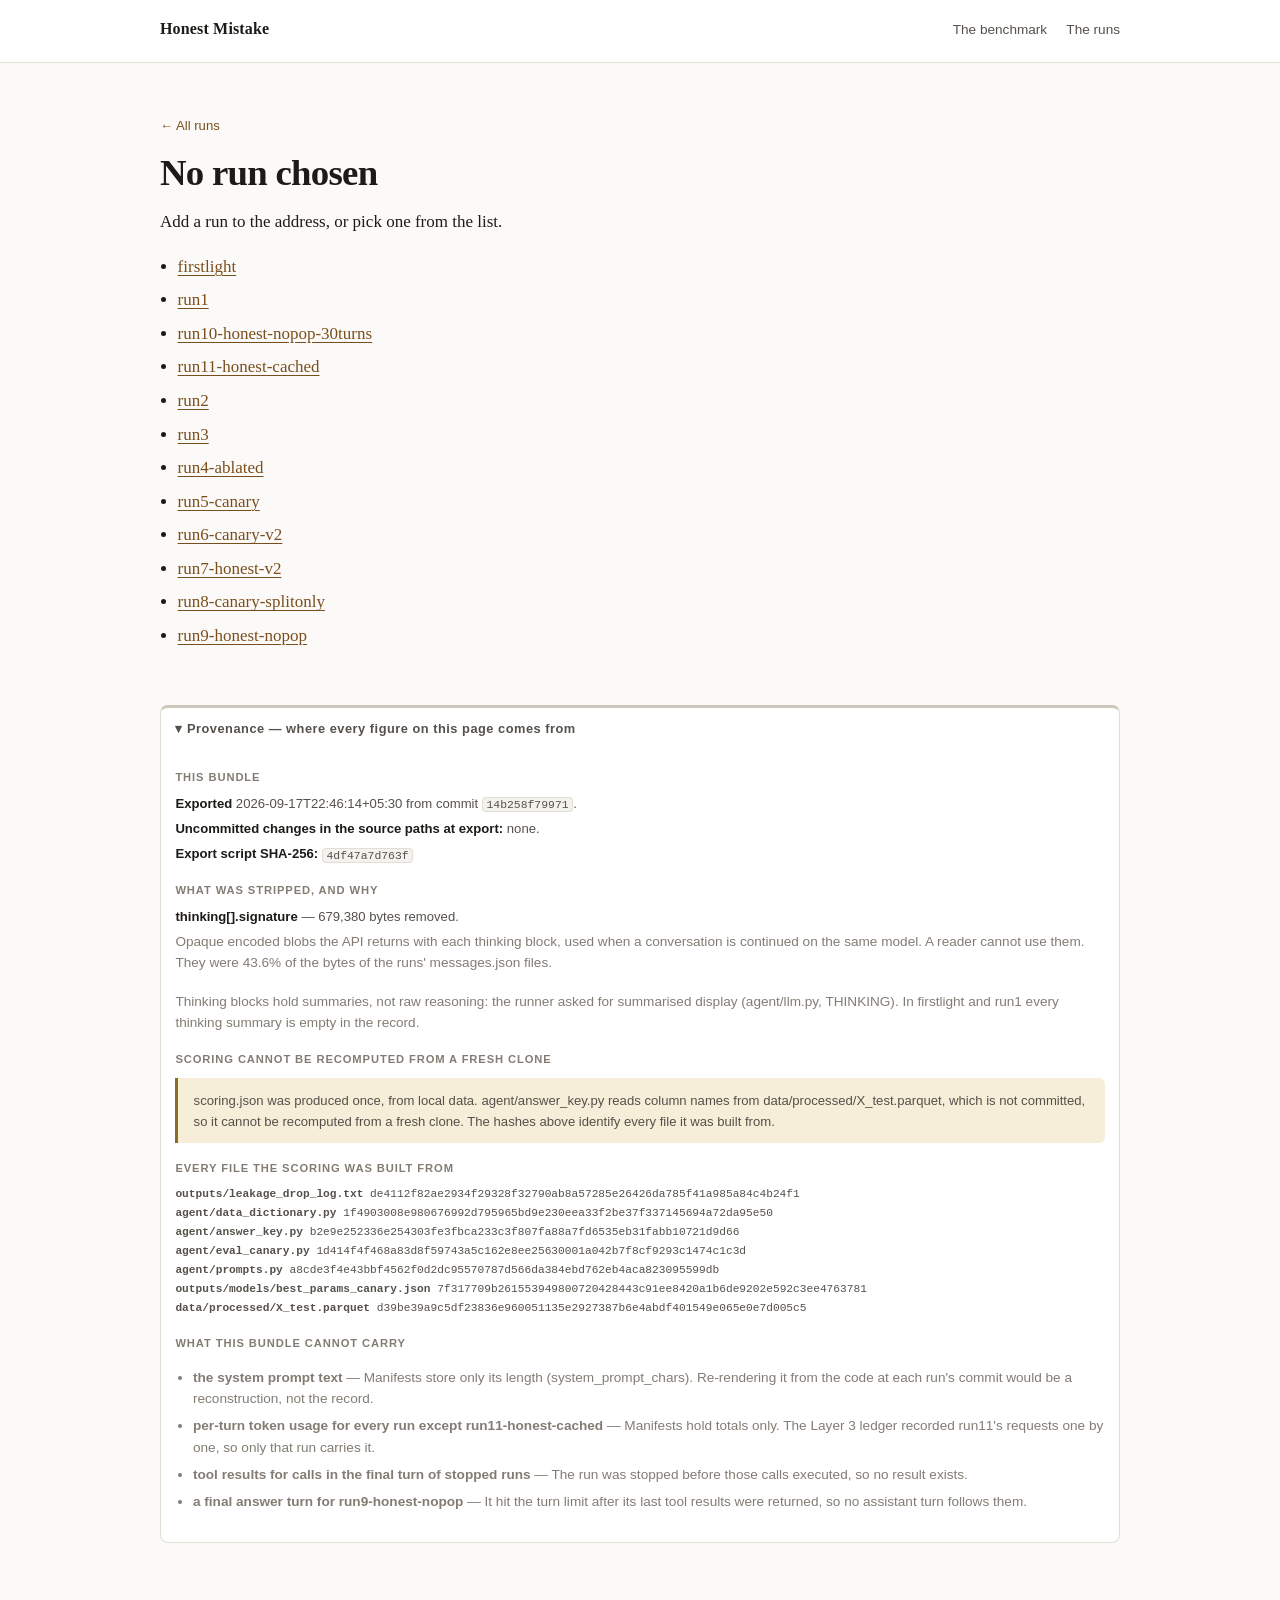
<file: docs/replay.html>
<!DOCTYPE html>
<html lang="en">
<head>
<meta charset="utf-8">
<meta name="viewport" content="width=device-width, initial-scale=1">
<title>Replay — Honest Mistake</title>
<meta name="description" content="One recorded run of the leakage audit, turn by turn, with every tool call, its arguments and the full result the agent received.">
<link rel="stylesheet" href="style.css">
</head>
<body>

<header class="mast">
  <div class="wrap">
    <div class="mast-row">
      <p class="mast-title"><a href="index.html">Honest Mistake</a></p>
      <nav class="mast-nav">
        <a href="index.html">The benchmark</a>
        <a href="runs.html">The runs</a>
      </nav>
    </div>
  </div>
</header>

<main class="wrap">
  <p class="backlink"><a href="runs.html">← All runs</a></p>
  <div id="run"><p class="status">Loading the run…</p></div>
  <div id="prov"></div>
</main>

<script src="common.js"></script>
<script>
(async function () {
  const mount = document.getElementById('run');
  const label = new URLSearchParams(location.search).get('run');

  /* bundle.json carries the provenance every page shows, and the reasons a
     call can have no result. scoring.json carries the verdicts. Only the one
     requested run's transcript is fetched. */
  let bundle;
  try {
    bundle = await getJSON('bundle.json');
  } catch (err) {
    setStatus(mount, err.message, true);
    return;
  }
  document.getElementById('prov').replaceChildren(renderProvenance(bundle));

  const known = (bundle.files || [])
    .filter(f => f.startsWith('runs/') && f !== 'runs/index.json')
    .map(f => f.slice(5, -5));

  if (!label || !known.includes(label)) {
    mount.replaceChildren(
      el('h1', { text: label ? 'No such run' : 'No run chosen' }),
      el('p', {}, label
        ? el('span', {}, 'There is no run called ', el('code', { text: label }), ' in this bundle.')
        : 'Add a run to the address, or pick one from the list.'),
      el('ul', { class: 'plain' }, known.map(name =>
        el('li', {}, el('a', { href: replayHref(name) }, name)))));
    return;
  }

  let run, scoring;
  try {
    [run, scoring] = await Promise.all([getJSON('runs/' + label + '.json'), getJSON('scoring.json')]);
  } catch (err) {
    setStatus(mount, err.message, true);
    return;
  }

  const facts = run.facts;
  const canary = facts.canary || {};
  const scored = (scoring.runs || []).find(r => r.label === label) || {};

  /* The bundle's own explanations for what is missing from this run. */
  const cannot = bundle.cannot_carry || [];
  const unrunCalls = cannot.find(c => c.by_run && c.by_run[label]);
  const noFinalTurn = cannot.find(c => !c.by_run && c.ends_on_role && c.ends_on_role === run.ends_on_role);
  const noSystemPrompt = cannot.find(c => /system prompt/i.test(c.what));
  const noPerTurn = cannot.find(c => /per-turn token usage/i.test(c.what));

  const out = el('div', {});

  /* ---- header ---- */
  /* Built through el(), which drops the branches that come back null.
     Element.append() would render those as the string "null". */
  out.append(el('div', {},
    el('h1', { text: label }),
    el('p', { class: 'lede' },
      facts.model, ' · ', String(facts.turns), ' turns · ', String(facts.tool_calls),
      ' tool calls · started ', asRecorded(facts.started), ', finished ', asRecorded(facts.finished), '.'),
    el('p', {},
      canary.present ? pill('present', 'canary present') : pill('absent', 'canary absent'),
      ' ',
      facts.scorer_accepted ? pill('scored', 'scored') : pill('refused', 'refused by the scorer'),
      ' ',
      el('span', { class: 'note' },
        'tool layer v' + facts.tool_layer_version
        + ' · populated ' + facts.dictionary_populated_field
        + ' · scopes ' + (facts.coverage_scopes || 'not recorded')
        + ' · retrieval ' + (facts.retrieval || 'not recorded')
        + ' · caching ' + (facts.prompt_caching || 'not recorded')
        + ' · ended as ' + facts.termination)),
    canary.present && canary.column
      ? el('p', { class: 'note' }, 'The planted column was ', el('code', { text: canary.column }), '.')
      : null,
    el('p', { class: 'note', text: canary.established_by || '' }),
    facts.scorer_refusal_reason ? el('div', { class: 'caveat' },
      el('b', { text: 'Not scored. ' }), facts.scorer_refusal_reason) : null));

  /* ---- what is missing from this run, in the bundle's own words ---- */
  const gaps = el('div', {});
  if (run.tool_calls_without_results > 0 && unrunCalls) {
    const per = unrunCalls.by_run[label];
    gaps.append(el('div', { class: 'caveat' },
      el('b', {}, per.tool_calls_without_results + ' tool calls in this run have no result. '),
      unrunCalls.why, ' The last recorded message in this run has the role ',
      per.ends_on_role, '.'));
  }
  if (noFinalTurn) {
    gaps.append(el('div', { class: 'caveat' },
      el('b', {}, 'This run has no final answer turn. '), noFinalTurn.why,
      ' Every tool call it made did run and returned a result; what is missing is the turn that would have read them.'));
  }
  if (noSystemPrompt) {
    gaps.append(el('div', { class: 'caveat' },
      el('b', {}, 'The system prompt is not reproduced. '), noSystemPrompt.why,
      ' The manifest records it as ', String(facts.system_prompt_chars), ' characters.'));
  }
  if (!run.per_turn_usage && noPerTurn) {
    gaps.append(el('div', { class: 'caveat' },
      el('b', {}, 'No per-turn token usage. '), run.per_turn_usage_note || noPerTurn.why));
  }
  if (gaps.children.length) {
    out.append(el('h2', { text: 'What this record does not hold' }), gaps);
  }

  /* ---- flags and how the scorer read them ---- */
  if (scored.scored && (scored.flags || []).length) {
    out.append(el('h2', { text: 'The flags this run raised' }));
    out.append(el('p', { class: 'note' },
      'Parsed from the final answer below. The verdict on each is the scorer’s, unchanged. '
      + 'A verdict of "not credited" means the column is not one of the answer key’s '
      + scoring.counts.true_positives + ' leaking columns; it is not a judgement of the argument.'));

    for (const f of scored.flags) {
      const dl = el('dl', {},
        el('dt', { text: 'The agent’s reason' }), el('dd', { text: f.reason }),
        el('dt', { text: 'The evidence it cited' }), el('dd', { text: f.evidence }));
      if (f.scored_as_parent) {
        dl.append(el('dt', { text: 'Scored as' }),
          el('dd', {}, 'Mapped to its parent column ',
            el('code', { text: f.scored_as_parent.parent }), ' (', f.scored_as_parent.kind,
            '), which is in ', el('code', { text: f.scored_as_parent.parent_set }), '.'));
      }
      out.append(el('div', {
        class: 'flag' + (f.verdict === 'true_positive' ? ' is-credited' : ''),
        id: flagAnchor(f.flag)
      },
        el('div', { class: 'flag-head' },
          el('span', { class: 'flag-name', text: f.flag }),
          f.verdict === 'true_positive' ? pill('credited', 'credited') : pill('uncredited', 'not credited'),
          f.hard_negative ? pill('hardneg', 'hard negative') : null,
          f.confidence ? el('span', { class: 'note', text: 'stated confidence: ' + f.confidence }) : null),
        dl));
    }
  } else if (scored.reason) {
    out.append(el('h2', { text: 'The flags this run raised' }),
      el('p', { class: 'note' }, 'None were scored. ', scored.reason));
  }

  /* ---- the transcript ---- */
  out.append(el('h2', { text: 'The run, turn by turn' }));
  out.append(el('p', { class: 'note' },
    'Messages are in the order they were recorded. Thinking blocks are summaries, '
    + 'collapsed here; the API returned a summary rather than the raw reasoning. '
    + 'A tool result appears on the call that produced it, and the turn where the '
    + 'result was returned keeps its place in the order, pointing back at that call.'));

  const callTool = new Map();
  for (const m of run.messages) {
    for (const b of m.blocks || []) if (b.type === 'tool_call') callTool.set(b.id, b.tool);
  }

  for (const m of run.messages) {
    const body = el('div', { class: 'turn-body' });

    for (const b of m.blocks || []) {
      if (b.type === 'thinking') {
        body.append(el('details', { class: 'block thinking' },
          el('summary', { text: b.summary_empty ? 'Thinking — no summary in the record' : 'Thinking' }),
          el('div', { class: 'inner' }, b.summary_empty
            ? el('p', { class: 'note', text: 'The run recorded an empty summary for this block. Nothing was dropped here by the export.' })
            : el('div', { class: 'thinking-summary', text: b.summary }))));

      } else if (b.type === 'text') {
        body.append(el('div', { class: 'block block-text', text: b.text }));

      } else if (b.type === 'tool_call') {
        const noResult = !b.executed || b.result === null || b.result === undefined;
        const call = el('div', {
          class: 'block call' + (b.result_is_error ? ' errored' : noResult ? ' no-result' : ''),
          id: 'call-' + b.id
        },
          el('div', { class: 'call-head' },
            el('span', { class: 'call-tool', text: b.tool }),
            b.result_is_error ? pill('uncredited', 'returned an error') : null,
            b.executed === false ? pill('hardneg', 'never ran') : null,
            el('span', { class: 'call-id', text: b.id })),
          el('pre', { text: prettyJSON(b.arguments) }));

        if (noResult) {
          const why = b.executed === false && unrunCalls
            ? unrunCalls.why
            : 'No result is recorded for this call.';
          call.append(el('p', { class: 'missing', text: why }));
        } else {
          const text = formatResult(b.result);
          call.append(el('details', Object.assign(
            { class: 'result' }, text.length < 400 ? { open: 'open' } : {}),
            el('summary', { text: (b.result_is_error ? 'Error result' : 'Result') + ' — ' + bytes(text.length) + ' characters' }),
            el('div', { class: 'inner' }, el('pre', { class: 'tall', text }))));
        }
        body.append(call);

      } else if (b.type === 'tool_result_ref') {
        const tool = callTool.get(b.tool_use_id);
        body.append(el('div', { class: 'block ref' },
          'The result for ', tool ? el('b', { text: tool }) : 'a call',
          ' was returned in this turn. It is shown on the call itself: ',
          el('a', { href: '#call-' + b.tool_use_id, text: b.tool_use_id })));

      } else {
        body.append(el('div', { class: 'block' }, el('pre', { text: prettyJSON(b) })));
      }
    }

    out.append(el('div', { class: 'turn' },
      el('div', { class: 'turn-head' },
        el('span', { text: 'Message ' + m.index }),
        el('span', { text: m.role })),
      body));
  }

  /* ---- per-turn usage, where the record holds it ---- */
  if (run.per_turn_usage) {
    out.append(el('h2', { text: 'Per-request usage' }),
      el('p', { class: 'note' }, 'Recorded request by request for this run only.'),
      el('div', { class: 'scroll' }, el('pre', { class: 'tall', text: prettyJSON(run.per_turn_usage) })));
  }

  if (run.final_answer_text) {
    out.append(el('h2', { text: 'The run’s own output' }),
      el('details', { class: 'raw' },
        el('summary', { text: 'The console record this run wrote, unedited' }),
        el('div', { class: 'inner' }, el('pre', { class: 'tall', text: run.final_answer_text }))));
  }

  mount.replaceChildren(out);

  /* Open the flag an incoming link asked for, and scroll to it. */
  if (location.hash) {
    const target = document.getElementById(location.hash.slice(1));
    if (target) target.scrollIntoView();
  }
})();
</script>
</body>
</html>
</file>
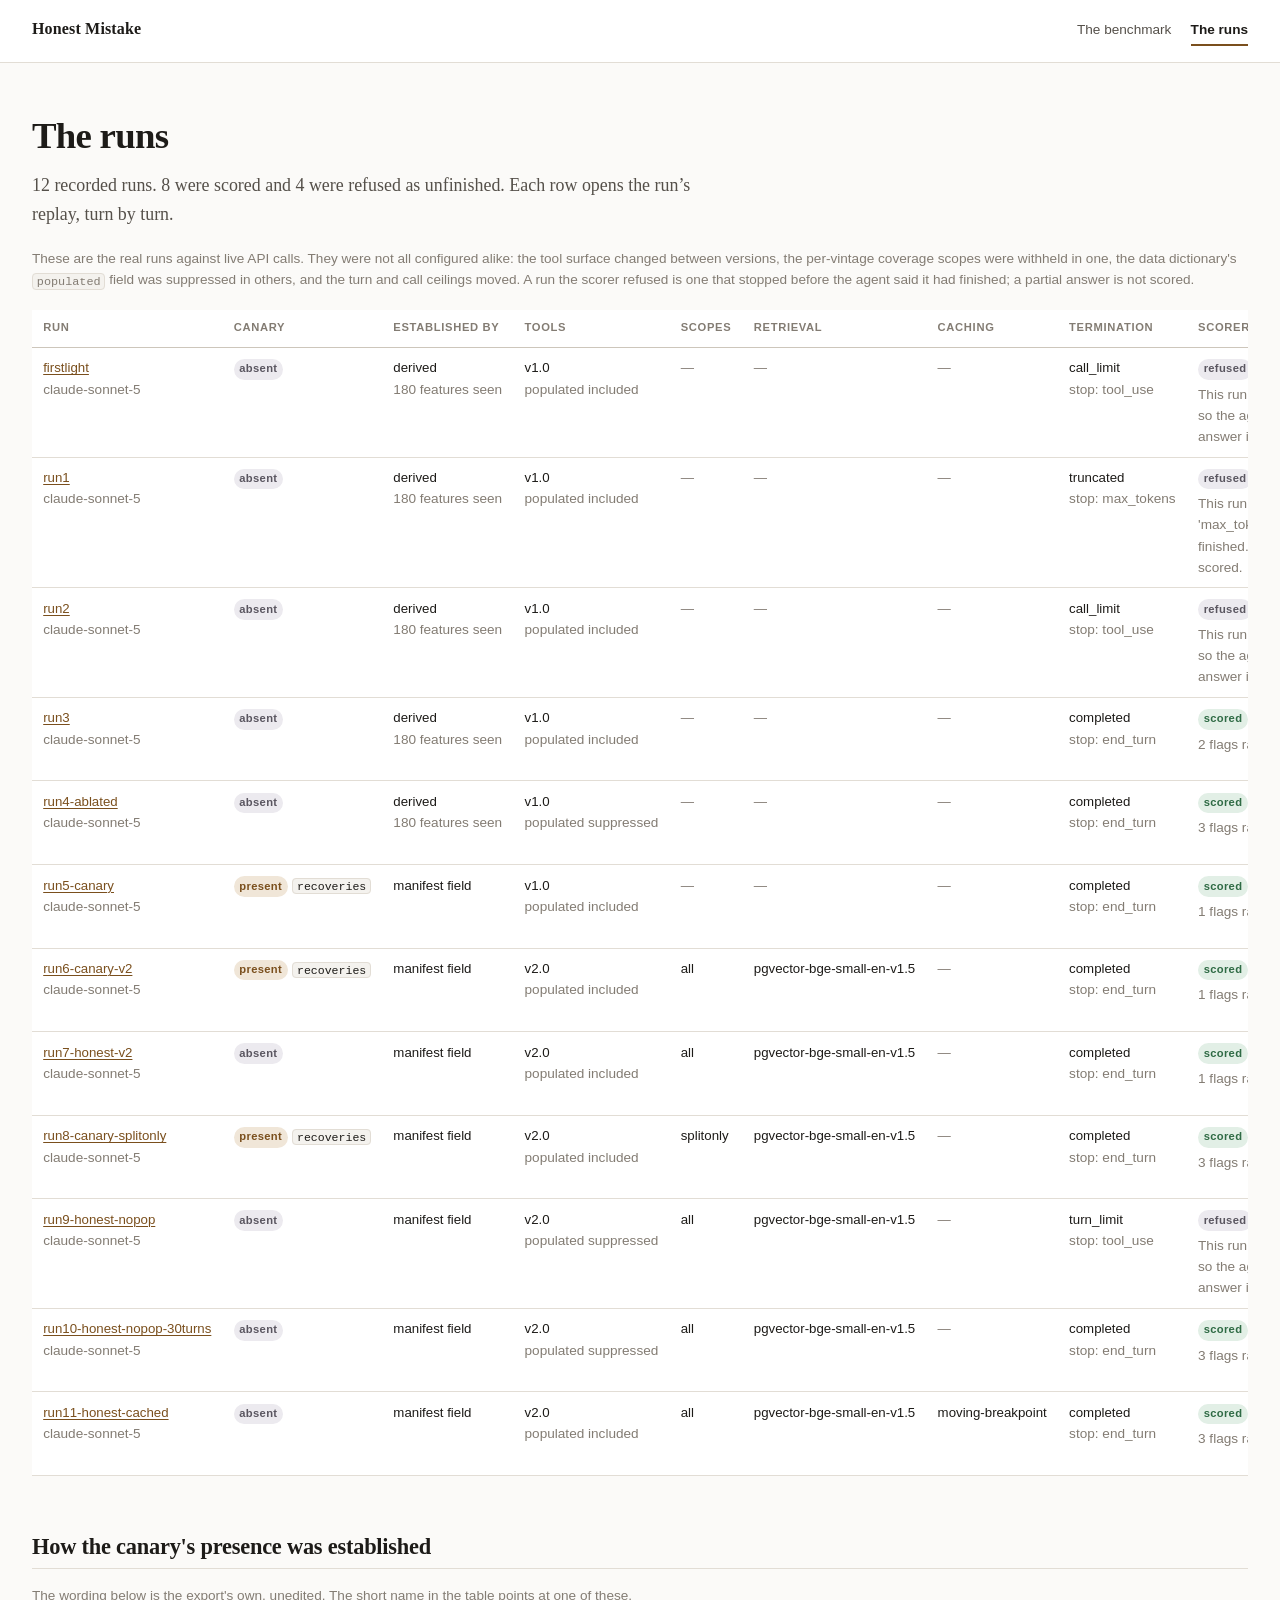
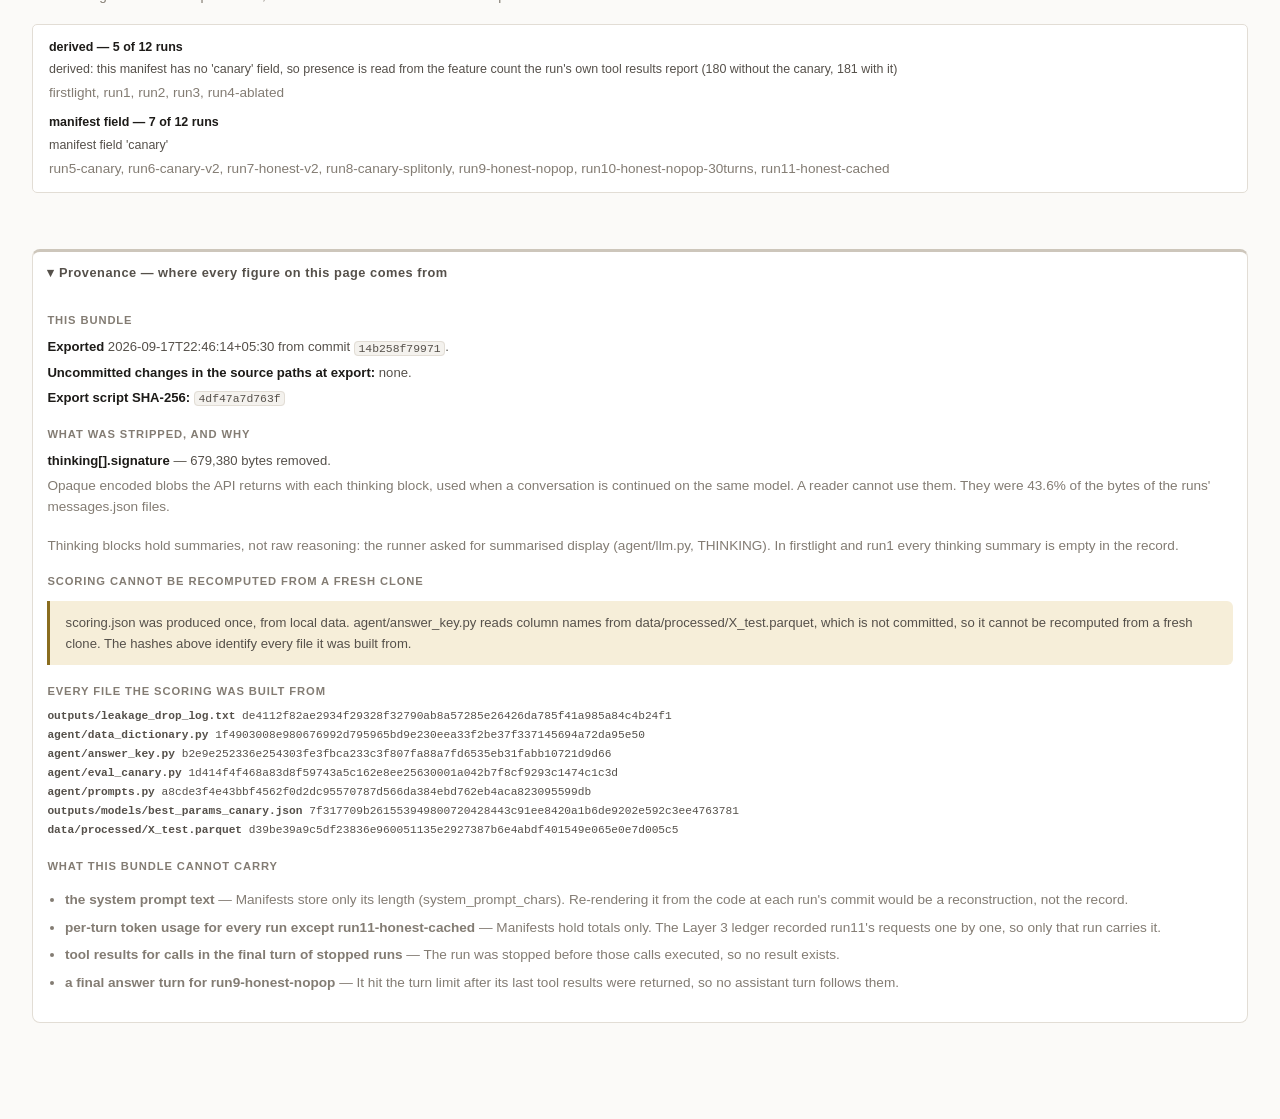
<file: docs/runs.html>
<!DOCTYPE html>
<html lang="en">
<head>
<meta charset="utf-8">
<meta name="viewport" content="width=device-width, initial-scale=1">
<title>The runs — Honest Mistake</title>
<meta name="description" content="Every recorded run of the leakage audit, with its configuration, how the canary's presence was established, and whether the scorer accepted it.">
<link rel="stylesheet" href="style.css">
</head>
<body>

<header class="mast">
  <div class="wrap wide">
    <div class="mast-row">
      <p class="mast-title"><a href="index.html">Honest Mistake</a></p>
      <nav class="mast-nav">
        <a href="index.html">The benchmark</a>
        <a href="runs.html" aria-current="page">The runs</a>
      </nav>
    </div>
  </div>
</header>

<main class="wrap wide">

  <h1>The runs</h1>

  <p class="lede" id="lede">Every recorded run, with the configuration that
  distinguishes it and the scorer's decision on it.</p>

  <p class="note">These are the real runs against live API calls. They were not all
  configured alike: the tool surface changed between versions, the per-vintage
  coverage scopes were withheld in one, the data dictionary's <code>populated</code>
  field was suppressed in others, and the turn and call ceilings moved. A run the
  scorer refused is one that stopped before the agent said it had finished; a
  partial answer is not scored.</p>

  <div class="scroll"><table id="runs-table">
    <thead><tr>
      <th>Run</th>
      <th>Canary</th>
      <th>Established by</th>
      <th>Tools</th>
      <th>Scopes</th>
      <th>Retrieval</th>
      <th>Caching</th>
      <th>Termination</th>
      <th>Scorer</th>
      <th>Turns</th>
      <th>Calls</th>
    </tr></thead>
    <tbody id="runs-body"><tr><td colspan="11"><p class="status">Loading the run index…</p></td></tr></tbody>
  </table></div>

  <h2>How the canary's presence was established</h2>
  <p class="note">The wording below is the export's own, unedited. The short name in
  the table points at one of these.</p>
  <dl class="est-key" id="est-key"></dl>

  <div id="prov"></div>

</main>

<script src="common.js"></script>
<script>
(async function () {
  const body = document.getElementById('runs-body');
  mountProvenance(document.getElementById('prov'));

  let index, scoring;
  try {
    [index, scoring] = await Promise.all([getJSON('runs/index.json'), getJSON('scoring.json')]);
  } catch (err) {
    body.replaceChildren(el('tr', {}, el('td', { colspan: '11' },
      el('p', { class: 'status error', text: err.message }))));
    return;
  }

  const runs = index.runs;
  const scoreByLabel = new Map(scoring.runs.map(r => [r.label, r]));

  /* Name each distinct "established_by" wording once, and print it verbatim
     below the table rather than paraphrasing it in eleven cells. */
  const wordings = [...new Set(runs.map(r => (r.canary || {}).established_by).filter(Boolean))];
  const shortName = w => w.startsWith('derived') ? 'derived' : 'manifest field';

  document.getElementById('est-key').replaceChildren(
    ...wordings.flatMap(w => {
      const covered = runs.filter(r => (r.canary || {}).established_by === w).map(r => r.label);
      return [
        el('dt', {}, shortName(w) + ' — ' + covered.length + ' of ' + runs.length + ' runs'),
        el('dd', { text: w }),
        el('dd', { class: 'note', text: covered.join(', ') })
      ];
    }));

  const rows = runs.map(run => {
    const s = scoreByLabel.get(run.label) || {};
    const canary = run.canary || {};
    const counts = canary.feature_counts_seen_in_tool_results;

    return el('tr', {},
      el('td', { class: 'tight' },
        el('a', { href: replayHref(run.label) }, run.label),
        el('span', { class: 'note', style: 'display:block' }, run.model)),
      el('td', { class: 'tight' },
        canary.present ? pill('present', 'present') : pill('absent', 'absent'),
        canary.column ? el('code', { style: 'margin-left:.4em', text: canary.column }) : null),
      el('td', { class: 'tight' },
        shortName(canary.established_by || ''),
        counts ? el('span', { class: 'note', style: 'display:block' },
          counts.join(', ') + ' features seen') : null),
      el('td', { class: 'tight' }, 'v' + run.tool_layer_version,
        el('span', { class: 'note', style: 'display:block' },
          'populated ' + run.dictionary_populated_field)),
      el('td', { class: 'tight' }, run.coverage_scopes || dash()),
      el('td', { class: 'tight' }, run.retrieval || dash()),
      el('td', { class: 'tight' }, run.prompt_caching || dash()),
      el('td', { class: 'tight' }, run.termination,
        el('span', { class: 'note', style: 'display:block' },
          'stop: ' + run.last_stop_reason)),
      el('td', { class: 'why' },
        run.scorer_accepted ? pill('scored', 'scored') : pill('refused', 'refused'),
        run.scorer_refusal_reason
          ? el('span', { class: 'note', text: run.scorer_refusal_reason })
          : el('span', { class: 'note' },
              (((s.score || {}).flagged_count) || 0) + ' flags raised')),
      el('td', { class: 'num' }, String(run.turns),
        el('span', { class: 'note', style: 'display:block' }, 'max ' + run.limits.max_turns)),
      el('td', { class: 'num' }, String(run.tool_calls),
        el('span', { class: 'note', style: 'display:block' }, 'max ' + run.limits.max_tool_calls)));
  });

  body.replaceChildren(...rows);

  const scored = runs.filter(r => r.scorer_accepted).length;
  document.getElementById('lede').textContent =
    runs.length + ' recorded runs. ' + scored + ' were scored and ' + (runs.length - scored)
    + ' were refused as unfinished. Each row opens the run’s replay, turn by turn.';
})();
</script>
</body>
</html>
</file>
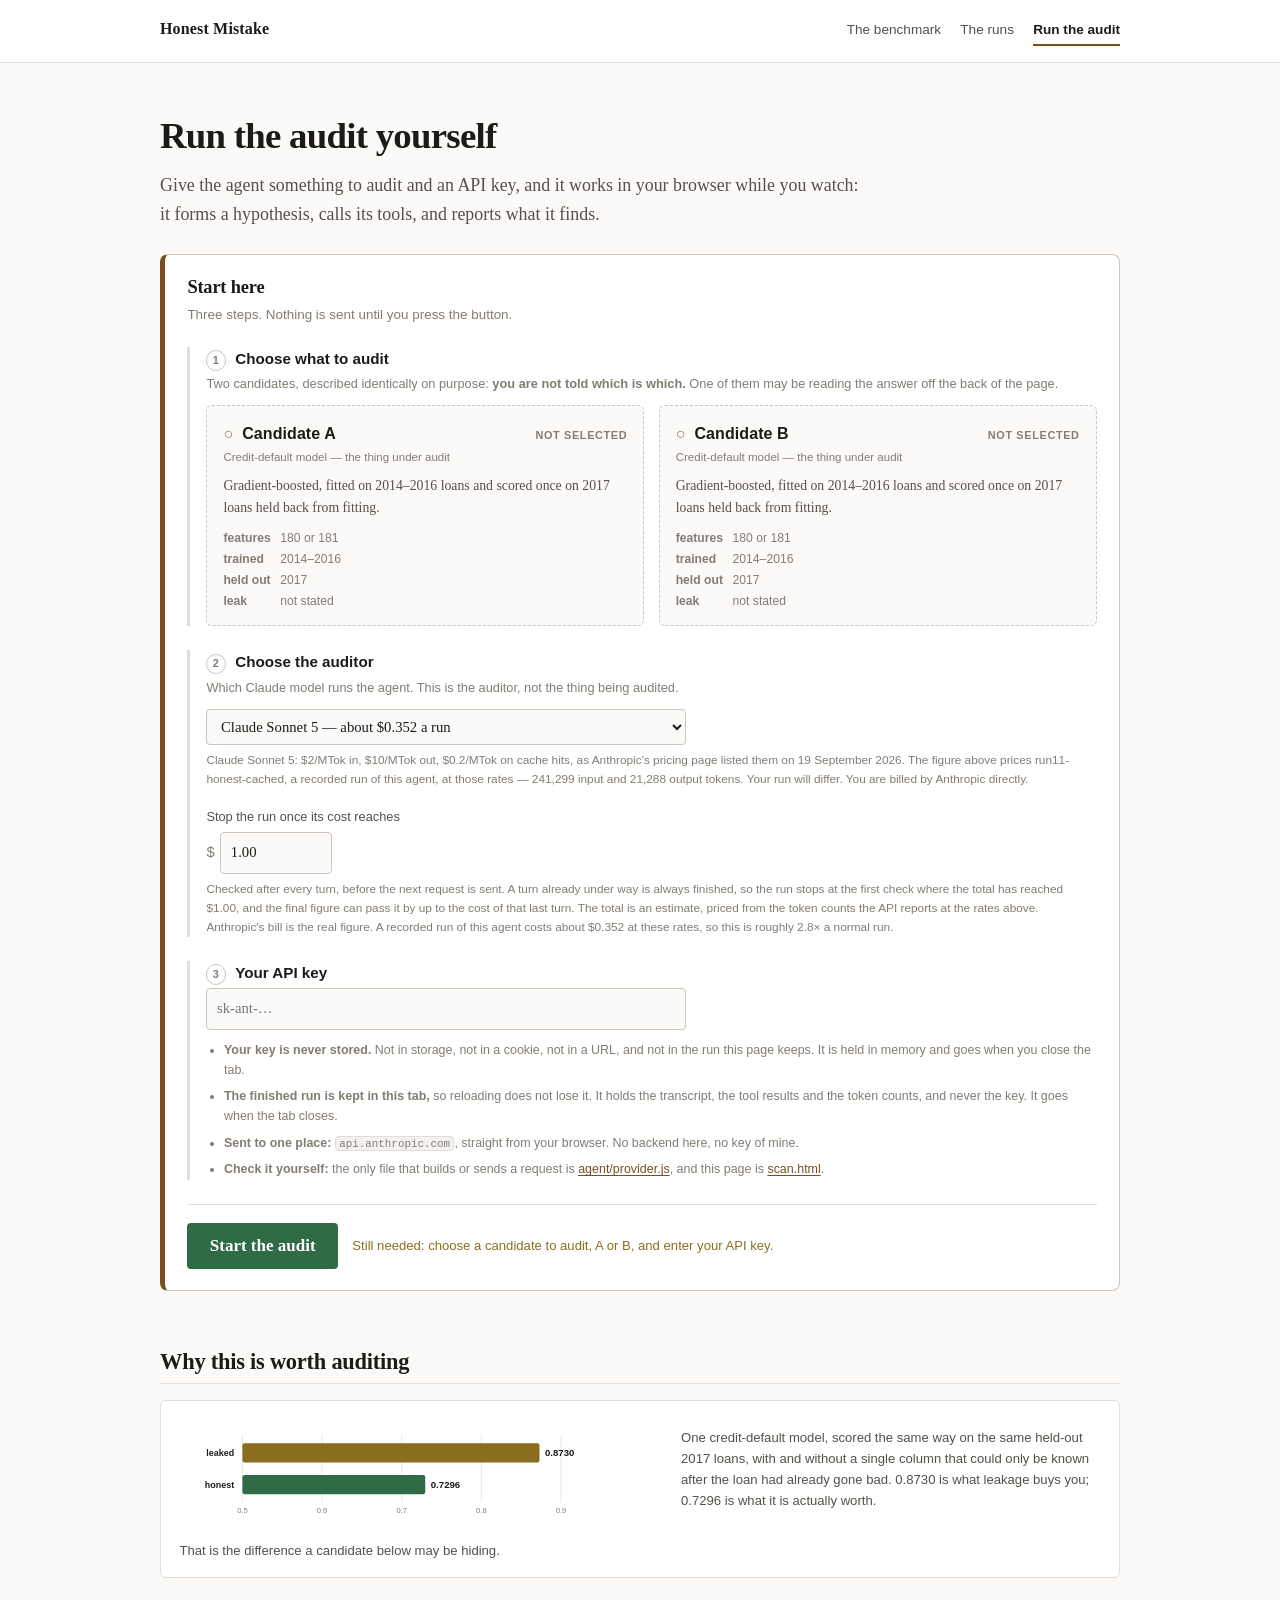
<file: docs/scan.html>
<!DOCTYPE html>
<html lang="en">
<head>
<meta charset="utf-8">
<meta name="viewport" content="width=device-width, initial-scale=1">
<title>Run the audit — Honest Mistake</title>
<meta name="description" content="Point the auditing agent at one of two candidates and watch it work, turn by turn, in your own browser.">
<link rel="stylesheet" href="style.css">
<style>
/* Scan-only styles. Scoped to this page so the other three are untouched. */

/* ---- the one bounded thing to act on ---- */
.startpanel { background: var(--panel); border: 1px solid var(--rule-firm);
  border-left: 5px solid var(--accent); border-radius: 8px;
  padding: 1.3rem 1.4rem; margin: 1.6rem 0 2.4rem; }
.startpanel > h2 { margin: 0 0 .3rem; border: 0; padding: 0; font-size: 1.15rem; }
.startpanel > .sub { font-family: var(--sans); font-size: .84rem; color: var(--ink-faint);
  margin: 0 0 1.3rem; }

.step { border-left: 3px solid var(--rule); padding: 0 0 0 1rem; margin: 0 0 1.5rem; }
.step:last-of-type { margin-bottom: 1rem; }
.step[data-step-state="missing"] { border-left-color: #b4432f; }
.step-h { display: flex; align-items: baseline; gap: .55rem; flex-wrap: wrap; margin-bottom: .2rem; }
.step-n { font-family: var(--sans); font-size: .68rem; font-weight: 700; letter-spacing: .1em;
  color: var(--ink-faint); border: 1px solid var(--rule-firm); border-radius: 999px;
  padding: .05em .5em; }
.step[data-step-state="missing"] .step-n { color: #b4432f; border-color: #b4432f; }
.step-t { font-family: var(--sans); font-size: .95rem; font-weight: 650; }
.step-need { font-family: var(--sans); font-size: .72rem; font-weight: 600; color: #b4432f;
  display: none; }
.step[data-step-state="missing"] .step-need { display: inline; }
.step-hint { font-family: var(--sans); font-size: .8rem; color: var(--ink-faint);
  margin: 0 0 .7rem; line-height: 1.55; }

/* ---- the two candidates ---- */
.choices { display: grid; grid-template-columns: repeat(auto-fit, minmax(15rem, 1fr));
  gap: .9rem; margin: 0 0 .3rem; }
.choice { background: var(--bg); border: 1px dashed var(--rule-firm); border-radius: 6px;
  padding: .9rem 1rem; cursor: pointer; text-align: left; font: inherit; color: inherit;
  transition: border-color .12s, background .12s; }
.choice:hover { border-color: var(--ink-faint); }
.choice[aria-pressed="true"] { background: var(--panel-2); border-style: solid;
  border-color: var(--rule-firm); border-left: 4px solid var(--accent); }
.choice-top { display: flex; align-items: baseline; justify-content: space-between; gap: .6rem; }
.choice h3 { margin: 0; font-size: 1rem; }
.choice h3::before { content: "\25CB\00a0\00a0"; color: var(--ink-faint); }
.choice[aria-pressed="true"] h3::before { content: "\25CF\00a0\00a0"; color: var(--accent); }
.choice-state { font-family: var(--sans); font-size: .68rem; letter-spacing: .06em;
  text-transform: uppercase; font-weight: 600; color: var(--ink-faint); white-space: nowrap; }
.choice[aria-pressed="true"] .choice-state { color: var(--accent); }
.choice .kind { font-family: var(--sans); font-size: .72rem; color: var(--ink-faint);
  margin: .15rem 0 .5rem; }
.choice p { margin: 0; font-size: .86rem; color: var(--ink-soft); }
.choice dl { margin: .6rem 0 0; font-family: var(--sans); font-size: .76rem;
  color: var(--ink-faint); display: grid; grid-template-columns: auto 1fr; gap: .1rem .6rem; }
.choice dt { font-weight: 600; }
.choice dd { margin: 0; }

/* ---- controls ---- */
.field { display: grid; gap: .3rem; max-width: 30rem; }
.field input, .field select { font: inherit; font-size: .92rem; padding: .5rem .6rem;
  background: var(--bg); color: var(--ink); border: 1px solid var(--rule-firm); border-radius: 4px; }
.step[data-step-state="missing"] .field input { border-color: #b4432f; }

button.go { font: inherit; font-weight: 600; padding: .6rem 1.4rem; border: 0; border-radius: 4px;
  background: var(--credited); color: #fff; cursor: pointer; }
button.go:hover { filter: brightness(1.08); }
button.ghost { font: inherit; padding: .5rem 1rem; border: 1px solid var(--rule-firm);
  border-radius: 4px; background: var(--panel); color: var(--ink); cursor: pointer; }
button.stop { font: inherit; font-weight: 600; padding: .5rem 1.1rem; border: 1px solid #b4432f;
  border-radius: 4px; background: var(--panel); color: #b4432f; cursor: pointer; }
button.stop:hover { background: var(--panel-2); }
button.stop[data-armed="hard"] { background: #b4432f; color: #fff; }

.stop-row { display: flex; align-items: center; gap: .9rem; flex-wrap: wrap; margin: 0 0 1rem; }

.ceiling { margin-top: .9rem; max-width: 30rem; }
.ceiling label { font-family: var(--sans); font-size: .8rem; color: var(--ink-soft); }
.ceiling-row { display: flex; align-items: center; gap: .35rem; }
.ceiling-unit { font-family: var(--sans); font-size: .92rem; color: var(--ink-faint); }
.ceiling-row input { width: 7rem; }
.step[data-step-state="missing"] .ceiling-row input { border-color: #b4432f; }

.go-row { display: flex; align-items: center; gap: .9rem; flex-wrap: wrap;
  border-top: 1px solid var(--rule); padding-top: 1.1rem; }
.go-why { font-family: var(--sans); font-size: .82rem; margin: 0; }
.go-why[data-state="blocked"] { color: var(--uncredited); }
.go-why[data-state="ready"] { color: var(--credited); }
.go-why[data-state="busy"] { color: var(--ink-faint); }
.go-why[data-state="refused"] { color: #b4432f; font-weight: 600; }

.keynote { font-family: var(--sans); font-size: .78rem; color: var(--ink-faint); line-height: 1.6;
  margin: .7rem 0 0; padding-left: 1.05rem; }
.keynote li { margin-bottom: .2rem; }

/* ---- the thesis, below the panel and compact ---- */
.thesis { background: var(--panel); border: 1px solid var(--rule); border-radius: 6px;
  padding: 1rem 1.15rem; margin: 1rem 0 0;
  display: grid; grid-template-columns: minmax(0, 1.15fr) minmax(0, 1fr); gap: 1.2rem;
  align-items: center; }
.thesis svg { width: 100%; height: auto; display: block; }
.thesis-cap { font-family: var(--sans); font-size: .82rem; color: var(--ink-soft);
  margin: 0; line-height: 1.6; }
@media (max-width: 640px) { .thesis { grid-template-columns: 1fr; } }

/* ---- screen 2 ---- */
.meters { display: grid; grid-template-columns: repeat(auto-fit, minmax(7rem, 1fr)); gap: .8rem;
  background: var(--panel); border: 1px solid var(--rule); border-radius: 6px;
  padding: .9rem 1rem; position: sticky; top: 0; z-index: 5; }
.meter .k { font-family: var(--sans); font-size: .66rem; letter-spacing: .08em; text-transform: uppercase;
  color: var(--ink-faint); font-weight: 600; }
.meter .v { font-family: var(--sans); font-size: 1.25rem; font-weight: 650; font-variant-numeric: tabular-nums;
  letter-spacing: -.01em; }
.meter .s { font-family: var(--sans); font-size: .7rem; color: var(--ink-faint); }

.evt { border: 1px solid var(--rule); border-radius: 6px; background: var(--panel);
  margin: .9rem 0; overflow: hidden; }
.evt-head { display: flex; gap: .7rem; align-items: baseline; flex-wrap: wrap;
  padding: .45rem .9rem; background: var(--panel-2); border-bottom: 1px solid var(--rule);
  font-family: var(--sans); font-size: .72rem; letter-spacing: .07em; text-transform: uppercase;
  color: var(--ink-faint); font-weight: 600; }
.evt-body { padding: .9rem; display: grid; gap: .8rem; }

.think { border: 1px dashed var(--rule-firm); border-radius: 5px; background: var(--bg);
  padding: .6rem .75rem; font-style: italic; color: var(--ink-soft); font-size: .92rem;
  white-space: pre-wrap; }
.say { white-space: pre-wrap; font-size: .97rem; }

.call { border: 1px solid var(--rule); border-left: 3px solid var(--accent); border-radius: 5px;
  background: var(--bg); padding: .7rem .8rem; }
.call-head { display: flex; gap: .5rem; align-items: baseline; flex-wrap: wrap; margin-bottom: .55rem; }
.call-name { font-family: var(--mono); font-weight: 600; font-size: .9rem; }
.call-args { font-family: var(--mono); font-size: .76rem; color: var(--ink-faint); }
.call-wait { font-family: var(--sans); font-size: .76rem; color: var(--ink-faint); }

.viz svg { width: 100%; height: auto; display: block; }
.viz-note { font-family: var(--sans); font-size: .74rem; color: var(--ink-faint); margin-top: .4rem; }

.defn dl { margin: 0; display: grid; grid-template-columns: auto 1fr; gap: .3rem .7rem; font-size: .9rem; }
.defn dt { font-family: var(--sans); font-size: .68rem; letter-spacing: .07em; text-transform: uppercase;
  color: var(--ink-faint); font-weight: 600; padding-top: .15rem; }
.defn dd { margin: 0; color: var(--ink-soft); }
.defn .name { font-family: var(--mono); font-weight: 600; color: var(--ink); }

.hits { display: grid; gap: .5rem; }
.hit { border-left: 2px solid var(--rule-firm); padding-left: .7rem; font-size: .88rem; }
.hit b { font-family: var(--mono); font-size: .85rem; }
.hit span { color: var(--ink-soft); }

.kv { display: grid; grid-template-columns: repeat(auto-fit, minmax(8rem, 1fr)); gap: .5rem .9rem;
  font-family: var(--sans); font-size: .8rem; }
.kv div { border-top: 1px solid var(--rule); padding-top: .25rem; }
.kv .k { color: var(--ink-faint); font-size: .68rem; letter-spacing: .06em; text-transform: uppercase; }
.kv .v { font-variant-numeric: tabular-nums; }

.banner { border-left: 3px solid var(--uncredited); background: var(--uncredited-soft);
  padding: .7rem .9rem; border-radius: 0 4px 4px 0; font-family: var(--sans); font-size: .85rem;
  color: var(--ink-soft); }
.banner.bad { border-left-color: #b4432f; background: var(--panel-2); }
.banner b { color: var(--ink); }
/* A run with no verdict has to stop the eye. It is the one outcome a
   visitor could otherwise mistake for a result. */
.banner.verdictless { border-left-width: 5px; padding: .9rem 1.1rem; font-size: .9rem; }
.banner.verdictless > b:first-child { color: #b4432f; font-size: 1.05rem; }
.banner.verdictless .viz-note { margin: .6rem 0 0; }

/* ---- screen 3 ---- */
.s3-actions { display: flex; align-items: center; gap: .9rem; flex-wrap: wrap;
  border-top: 1px solid var(--rule); padding-top: 1.1rem; margin-top: 1.4rem; }
.s3-block { margin: 0 0 2rem; }
.s3-block h2 { font-size: 1.35rem; margin: 0 0 .6rem; border: 0; padding: 0; }
.s3-block h3 { font-size: 1.02rem; margin: 0 0 .5rem; border: 0; padding: 0; }
.s3-block p { font-size: .95rem; line-height: 1.65; margin: 0 0 .7rem; }
.s3-reveal { border-left: 5px solid var(--accent); padding-left: 1.1rem; }
.s3-framing { font-family: var(--sans); font-size: .85rem; color: var(--ink-soft);
  background: var(--panel); border: 1px solid var(--rule); border-radius: 6px;
  padding: .8rem .95rem; }

.s3-cards { display: grid; gap: .9rem; }
.s3-card { border: 1px solid var(--rule); border-left: 4px solid var(--rule-firm);
  border-radius: 6px; background: var(--panel); padding: .9rem 1rem; }
.s3-card.v-credited { border-left-color: var(--credited); }
.s3-card.v-credited_unreachable { border-left-color: var(--accent); }
.s3-card.v-hard_negative { border-left-color: #b4432f; }
.s3-card.v-out_of_scope { border-left-color: var(--rule-firm); opacity: .85; }
.s3-card-head { display: flex; align-items: baseline; justify-content: space-between;
  gap: .7rem; flex-wrap: wrap; margin-bottom: .5rem; }
.s3-flag { font-family: var(--mono); font-size: .95rem; font-weight: 600; }
.s3-conf { font-family: var(--sans); font-size: .68rem; letter-spacing: .06em;
  text-transform: uppercase; color: var(--ink-faint); font-weight: 600; }
.s3-verdict { font-size: .92rem; }
.s3-said { border-top: 1px solid var(--rule); margin-top: .6rem; padding-top: .55rem; }
.s3-said-k { font-family: var(--sans); font-size: .64rem; letter-spacing: .08em;
  text-transform: uppercase; color: var(--ink-faint); font-weight: 600; margin-bottom: .2rem; }
.s3-said p { font-size: .87rem; color: var(--ink-soft); margin: 0; }

.s3-canary-line { border-left: 3px solid var(--rule-firm); padding: .6rem .9rem;
  background: var(--panel); border-radius: 0 5px 5px 0; }
.s3-canary-line.found { border-left-color: var(--credited); }
.s3-canary-line.missed { border-left-color: #b4432f; }
.s3-canary-line.na { border-left-color: var(--rule-firm); }

.s3-noverdict { border-left: 5px solid #b4432f; padding-left: 1.1rem; }
.s3-yours { font-family: var(--sans); font-variant-numeric: tabular-nums; }
.s3-smallprint { border-top: 1px solid var(--rule); padding-top: 1.1rem; }
.s3-smallprint p { font-size: .82rem; color: var(--ink-faint); line-height: 1.6; }
.s3-figures { font-family: var(--sans); font-variant-numeric: tabular-nums;
  font-size: .95rem !important; color: var(--ink) !important; font-weight: 650; }

[hidden] { display: none !important; }
</style>
</head>
<body>

<header class="mast">
  <div class="wrap">
    <div class="mast-row">
      <p class="mast-title"><a href="index.html">Honest Mistake</a></p>
      <nav class="mast-nav">
        <a href="index.html">The benchmark</a>
        <a href="runs.html">The runs</a>
        <a href="scan.html" aria-current="page">Run the audit</a>
      </nav>
    </div>
  </div>
</header>

<main class="wrap">

  <!-- ============================ screen 1 ============================ -->
  <section id="screen1">
    <h1>Run the audit yourself</h1>
    <p class="lede">Give the agent something to audit and an API key, and it works
    in your browser while you watch: it forms a hypothesis, calls its tools, and
    reports what it finds.</p>

    <div class="startpanel">
      <h2>Start here</h2>
      <p class="sub">Three steps. Nothing is sent until you press the button.</p>

      <div class="step" data-step="candidate" data-step-state="ok">
        <div class="step-h">
          <span class="step-n">1</span>
          <span class="step-t">Choose what to audit</span>
          <span class="step-need">needed</span>
        </div>
        <p class="step-hint">Two candidates, described identically on purpose:
        <b>you are not told which is which.</b> One of them may be reading the
        answer off the back of the page.</p>
        <div class="choices" id="choices"></div>
      </div>

      <div class="step" data-step="auditor" data-step-state="ok">
        <div class="step-h">
          <span class="step-n">2</span>
          <span class="step-t">Choose the auditor</span>
        </div>
        <p class="step-hint">Which Claude model runs the agent. This is the auditor,
        not the thing being audited.</p>
        <div class="field">
          <label for="model" class="sr-label" hidden>Auditor model</label>
          <select id="model" aria-label="Claude model that runs the auditing agent"></select>
        </div>
        <p class="viz-note" id="price-note"></p>
        <div class="banner" id="retire" hidden></div>

        <div class="field ceiling">
          <label for="ceiling">Stop the run once its cost reaches</label>
          <div class="ceiling-row">
            <span class="ceiling-unit">$</span>
            <input id="ceiling" type="number" step="0.05"
                   aria-label="Spend ceiling for this run, in US dollars">
          </div>
        </div>
        <p class="viz-note" id="ceiling-note"></p>
      </div>

      <div class="step" data-step="key" data-step-state="ok">
        <div class="step-h">
          <span class="step-n">3</span>
          <span class="step-t">Your API key</span>
          <span class="step-need">needed</span>
        </div>
        <div class="field">
          <label for="key" hidden>Your Anthropic API key</label>
          <input id="key" type="password" autocomplete="off" spellcheck="false"
                 aria-label="Your Anthropic API key" placeholder="sk-ant-…">
        </div>
        <ul class="keynote plain">
          <li><b>Your key is never stored.</b> Not in storage, not in a cookie, not in
            a URL, and not in the run this page keeps. It is held in memory and goes
            when you close the tab.</li>
          <li><b>The finished run is kept in this tab,</b> so reloading does not lose
            it. It holds the transcript, the tool results and the token counts, and
            never the key. It goes when the tab closes.</li>
          <li><b>Sent to one place:</b> <code>api.anthropic.com</code>, straight from
            your browser. No backend here, no key of mine.</li>
          <li><b>Check it yourself:</b> the only file that builds or sends a request is
            <a href="https://github.com/sidharthjatt/honest-mistake/blob/main/docs/agent/provider.js">agent/provider.js</a>,
            and this page is
            <a href="https://github.com/sidharthjatt/honest-mistake/blob/main/docs/scan.html">scan.html</a>.</li>
        </ul>
      </div>

      <div class="go-row">
        <button id="go" class="go">Start the audit</button>
        <p class="go-why" id="go-why" data-state="blocked"></p>
      </div>
    </div>

    <h2>Why this is worth auditing</h2>
    <div class="thesis">
      <div id="thesis-chart"></div>
      <p class="thesis-cap" id="thesis-cap"></p>
      <p class="thesis-cap" id="thesis-cap-2"></p>
    </div>
  </section>

  <!-- ============================ screen 2 ============================ -->
  <section id="screen2" hidden>
    <p class="backlink"><button class="ghost" id="back">← Back</button></p>
    <h1 id="run-title">Auditing…</h1>
    <p class="note" id="run-sub"></p>

    <div class="stop-row" id="stop-row" hidden>
      <button id="stop" class="stop">Stop the run</button>
      <p class="go-why" id="stop-why"></p>
    </div>

    <div class="meters" id="meters"></div>
    <div id="stream"></div>

    <div class="s3-actions" id="s3-actions" hidden>
      <button id="see-score" class="go">See how it scored</button>
      <button id="download-run" class="ghost">Download this run</button>
      <p class="go-why" id="keep-note"></p>
    </div>
  </section>

  <!-- ============================ screen 3 ============================ -->
  <section id="screen3" hidden>
    <p class="backlink"><button class="ghost" id="back-to-run">← Back to the run</button></p>
    <div id="s3-body"></div>
    <div class="s3-actions">
      <button id="download-run-2" class="ghost">Download this run</button>
      <p class="go-why" id="keep-note-2"></p>
    </div>
  </section>

</main>

<script type="module" src="scan.js"></script>
</body>
</html>
</file>
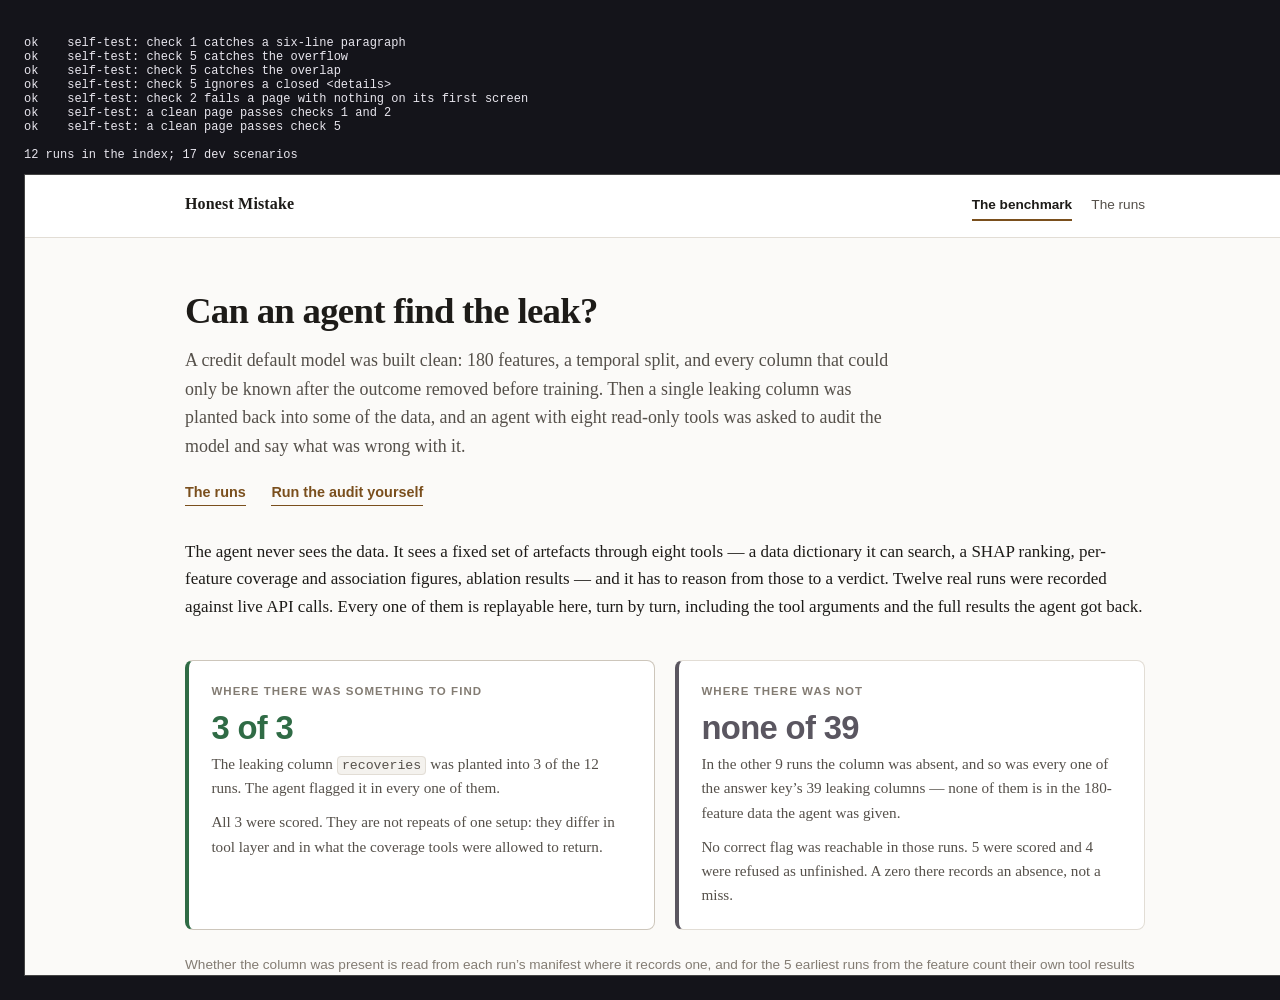
<file: verify/_verify_design.html>
<!DOCTYPE html><html><head><meta charset="utf-8"><title>Design checks</title>
<style>body{font-family:ui-monospace,Menlo,monospace;background:#14141a;color:#e8e6ee;padding:1rem}
pre{white-space:pre-wrap;word-break:break-word;font-size:.75rem}
#stage iframe{border:1px solid #444;background:#fff;display:block}</style></head><body>
<pre id="out">running…</pre>
<div id="stage"></div>
<script type="module">
/* Design pass checks 1, 2 and 5, as DESIGN_PASS.md defines them. Serve the
 * repository root and open verify/_verify_design.html.
 *
 * 1. No rendered paragraph is longer than 4 lines at 1280px. A paragraph is
 *    a visible <p>; its lines are its text's line boxes, counted from the
 *    client rects of a range over its contents.
 * 2. Each page's first screen, before any scrolling, shows what the page
 *    does and at least one control. Measured at load, at 1280×800 and at
 *    390×844: a visible <p> inside <main> with at least 40 characters that
 *    lies wholly on the first screen, and a visible a[href], button, input,
 *    select, textarea or summary inside <main> that is at least partly on
 *    it. This proves a paragraph is there, not that it says what the page
 *    does; the spec says as much.
 * 5. No horizontal scroll and no overlap at 390px. Horizontal scroll is the
 *    document being wider than the frame. Overlap is two different text
 *    nodes whose line boxes intersect by more than 2px each way, after
 *    clipping each to any ancestor that hides overflow. The contents of a
 *    closed <details> are not visible, whatever box Chrome gives them. On
 *    scan.html the run screens are measured scrolled to the top, because
 *    the meters row is sticky and text scrolling under it is by design.
 *
 * Pages: index.html, runs.html, replay.html with no run and with each of
 * the twelve runs in data/runs/index.json, and scan.html at load. On
 * scan.html checks 1 and 5 also cover the 17 ?dev= scenarios that exist at
 * 62f8d3e, each run to its end and measured on Screen 2, then on Screen 3.
 *
 * ?only=<substring> limits the run to states whose name contains it.
 */
const out = document.getElementById('out');
const log = [];
const say = s => { log.push(s); out.textContent = log.join('\n'); };
const sleep = ms => new Promise(r => setTimeout(r, ms));
const ONLY = new URLSearchParams(location.search).get('only');

const WIDE = { w: 1280, h: 800 };
const NARROW = { w: 390, h: 844 };
const SCENARIOS = ['1', 'endless', 'calls', 'costly', 'slow', 'costexact', 'costnear',
  'blockstop', 'blockturns', 'blockcost', 'noblock', 'named', 'credited', 'oos',
  'late', 'unclosed', 'empty'];
const NEEDS_STOP = new Set(['slow', 'blockstop']);

async function until(test, ms) {
  const t0 = Date.now();
  while (Date.now() - t0 < ms) { const v = test(); if (v) return v; await sleep(200); }
  return null;
}

async function mount(url, size) {
  const stage = document.getElementById('stage');
  stage.replaceChildren();
  const f = document.createElement('iframe');
  f.style.width = size.w + 'px';
  f.style.height = size.h + 'px';
  stage.append(f);
  try { sessionStorage.clear(); } catch { /* nothing kept */ }
  f.src = url;
  await new Promise(r => f.addEventListener('load', r, { once: true }));
  return f.contentWindow;
}

/* Loaded means the page's text has stopped changing for a second and no
   "Loading" status is left. */
async function settled(w) {
  let last = '', since = Date.now();
  const ok = await until(() => {
    const t = w.document.body ? w.document.body.innerText : '';
    if (t !== last) { last = t; since = Date.now(); return false; }
    return Date.now() - since > 1000 && !/Loading/.test(t);
  }, 30000);
  return !!ok;
}

/* Chrome gives the contents of a closed <details> a layout box without
   painting it, so a box alone does not mean visible. */
function visible(el) {
  const w = el.ownerDocument.defaultView;
  if (el.checkVisibility && !el.checkVisibility({ opacityProperty: true, visibilityProperty: true,
    contentVisibilityAuto: true })) return false;
  for (let e = el; e && e.nodeType === 1; e = e.parentElement) {
    const det = e.parentElement && e.parentElement.closest('details');
    if (det && !det.open && !e.closest('summary')) return false;
    const cs = w.getComputedStyle(e);
    if (cs.display === 'none' || cs.visibility === 'hidden' || cs.opacity === '0') return false;
  }
  const r = el.getBoundingClientRect();
  return r.width > 0 && r.height > 0;
}

const label = el => {
  const id = el.id ? '#' + el.id : '';
  const cls = el.className && typeof el.className === 'string' ? '.' + el.className.trim().split(/\s+/).join('.') : '';
  return el.tagName.toLowerCase() + id + cls;
};
const snippet = el => (el.textContent || '').replace(/\s+/g, ' ').trim().slice(0, 70);

/* ---------------------------------------------------------------- check 1 */
function lineCount(p) {
  const d = p.ownerDocument;
  const range = d.createRange();
  range.selectNodeContents(p);
  const tops = [];
  for (const r of range.getClientRects()) {
    if (r.width < 1 || r.height < 1) continue;
    const mid = r.top + r.height / 2;
    if (!tops.some(t => Math.abs(t - mid) < r.height / 2)) tops.push(mid);
  }
  return tops.length;
}
function check1(w) {
  const fails = [];
  for (const p of w.document.querySelectorAll('p')) {
    if (!visible(p)) continue;
    const n = lineCount(p);
    if (n > 4) fails.push(`${label(p)} has ${n} lines: "${snippet(p)}"`);
  }
  return fails;
}

/* ---------------------------------------------------------------- check 2 */
function check2(w, size) {
  const d = w.document;
  const scope = d.querySelector('main') || d.body;
  const onScreen = (r, whole) => whole
    ? r.top >= 0 && r.bottom <= size.h && r.left >= 0 && r.right <= size.w
    : r.bottom > 0 && r.top < size.h && r.right > 0 && r.left < size.w;
  const para = [...scope.querySelectorAll('p')].find(p => visible(p)
    && p.textContent.replace(/\s+/g, ' ').trim().length >= 40
    && onScreen(p.getBoundingClientRect(), true));
  const control = [...scope.querySelectorAll('a[href], button, input, select, textarea, summary')]
    .find(c => visible(c) && onScreen(c.getBoundingClientRect(), false));
  const fails = [];
  if (!para) fails.push('no paragraph of 40+ characters wholly on the first screen');
  if (!control) fails.push('no control on the first screen');
  return fails;
}

/* ---------------------------------------------------------------- check 5 */
function clipRectFor(node) {
  const w = node.ownerDocument.defaultView;
  let clip = { left: -Infinity, top: -Infinity, right: Infinity, bottom: Infinity };
  for (let e = node.parentElement; e; e = e.parentElement) {
    const cs = w.getComputedStyle(e);
    if (cs.overflowX !== 'visible' || cs.overflowY !== 'visible') {
      const r = e.getBoundingClientRect();
      clip = { left: Math.max(clip.left, r.left), top: Math.max(clip.top, r.top),
               right: Math.min(clip.right, r.right), bottom: Math.min(clip.bottom, r.bottom) };
    }
  }
  return clip;
}
function check5(w, size) {
  const d = w.document;
  const fails = [];
  const sw = d.documentElement.scrollWidth, cw = d.documentElement.clientWidth;
  if (sw > cw) {
    const wide = [...d.body.querySelectorAll('*')].filter(e => visible(e)
      && e.getBoundingClientRect().right > cw + 1
      && clipRectFor(e).right >= e.getBoundingClientRect().right)
      .slice(0, 3).map(e => `${label(e)} to ${Math.round(e.getBoundingClientRect().right)}px`);
    fails.push(`horizontal scroll: document is ${sw}px in a ${cw}px frame (${wide.join('; ')})`);
  }
  const boxes = [];
  const walker = d.createTreeWalker(d.body, NodeFilter.SHOW_TEXT);
  for (let t = walker.nextNode(); t; t = walker.nextNode()) {
    if (!t.textContent.trim() || !visible(t.parentElement)) continue;
    const range = d.createRange();
    range.selectNodeContents(t);
    const clip = clipRectFor(t);
    for (const r of range.getClientRects()) {
      const b = { left: Math.max(r.left, clip.left), top: Math.max(r.top, clip.top),
                  right: Math.min(r.right, clip.right), bottom: Math.min(r.bottom, clip.bottom) };
      if (b.right - b.left > 1 && b.bottom - b.top > 1) boxes.push({ ...b, t });
    }
  }
  boxes.sort((a, b) => a.top - b.top);
  const seen = new Set();
  for (let i = 0; i < boxes.length; i++) {
    const a = boxes[i];
    for (let j = i + 1; j < boxes.length && boxes[j].top < a.bottom - 2; j++) {
      const b = boxes[j];
      if (a.t === b.t) continue;
      const ox = Math.min(a.right, b.right) - Math.max(a.left, b.left);
      const oy = Math.min(a.bottom, b.bottom) - Math.max(a.top, b.top);
      if (ox > 2 && oy > 2) {
        const key = [a.t, b.t].map(x => snippet(x.parentElement)).join(' / ');
        if (seen.has(key)) continue;
        seen.add(key);
        fails.push(`overlap: ${label(a.t.parentElement)} "${snippet(a.t.parentElement).slice(0, 40)}" ` +
          `and ${label(b.t.parentElement)} "${snippet(b.t.parentElement).slice(0, 40)}"`);
      }
    }
  }
  return fails;
}

/* ---------------------------------------------------------------- driver */
const tally = { 1: [0, 0], 2: [0, 0], 5: [0, 0] };
function report(state, n, fails) {
  tally[n][fails.length ? 1 : 0]++;
  say(`${fails.length ? 'FAIL' : 'PASS'}  check ${n}  ${state}${fails.length ? '' : ''}`);
  for (const f of fails.slice(0, 6)) say(`        ${f}`);
  if (fails.length > 6) say(`        … and ${fails.length - 6} more`);
}
const wanted = name => !ONLY || name.includes(ONLY);

async function staticPage(name, url) {
  if (!wanted(name)) return;
  let w = await mount(url, WIDE);
  if (!await settled(w)) say(`NOTE  ${name} at 1280 never settled; measured as it stood`);
  report(`${name} @1280`, 1, check1(w));
  report(`${name} @1280`, 2, check2(w, WIDE));
  w = await mount(url, NARROW);
  if (!await settled(w)) say(`NOTE  ${name} at 390 never settled; measured as it stood`);
  report(`${name} @390`, 2, check2(w, NARROW));
  report(`${name} @390`, 5, check5(w, NARROW));
}

async function scenario(dev) {
  const name = `scan.html?dev=${dev}`;
  if (!wanted(name)) return;
  for (const size of [WIDE, NARROW]) {
    const w = await mount(`/docs/scan.html?dev=${dev}`, size);
    const d = () => w.document;
    const ready = await until(() => d().getElementById('go') && !d().getElementById('go').disabled
      && d().querySelector('.choice[aria-pressed="true"]'), 30000);
    if (!ready) { say(`FAIL  ${name} @${size.w}: the page never became ready`); tally[size === WIDE ? 1 : 5][1]++; continue; }
    d().getElementById('go').click();
    if (NEEDS_STOP.has(dev)) {
      await until(() => d().querySelector('#stream .banner') || d().querySelectorAll('#stream > *').length > 1, 30000);
      d().getElementById('stop').click();
    }
    const ended = await until(() => !d().getElementById('s3-actions').hidden, 240000);
    if (!ended) { say(`FAIL  ${name} @${size.w}: the run never ended`); tally[size === WIDE ? 1 : 5][1]++; continue; }
    await sleep(500);
    const n = size === WIDE ? 1 : 5;
    /* The meters row is sticky and the stream scrolls itself as turns
       arrive, so text passing under the meters would read as overlap.
       Measured from the top, where sticky sits in its own place. */
    const run = () => { w.scrollTo(0, 0); return n === 1 ? check1(w) : check5(w, size); };
    report(`${name} screen 2 @${size.w}`, n, run());
    d().getElementById('see-score').click();
    const s3 = await until(() => !d().getElementById('screen3').hidden, 20000);
    if (!s3) { say(`FAIL  ${name} @${size.w}: Screen 3 never showed`); tally[n][1]++; continue; }
    await settled(w);
    report(`${name} screen 3 @${size.w}`, n, run());
  }
}

/* Before measuring the site, each check is run on a page built to fail it
   and on one built to pass, so a check that cannot fail is caught. */
async function selfTest() {
  const bad = `<main><p style="width:200px">${'word '.repeat(80)}</p>
    <p>A paragraph long enough to count as saying something on screen.</p>
    <div style="width:900px">too wide</div>
    <p style="margin:0">overlapped text here</p><p style="margin:-18px 0 0 0">overlapping text here</p>
    <details><summary>closed</summary><p style="margin-top:-40px">hidden text under the summary</p></details>
    <a href="#">a control</a></main>`;
  const good = `<main><p>A paragraph long enough to count as saying something on screen.</p>
    <details><summary>closed</summary><p style="margin-top:-40px">hidden text under the summary</p></details>
    <a href="#">a control</a></main>`;
  const load = async (body, size) => {
    const w = await mount('about:blank', size);
    w.document.open(); w.document.write(`<!DOCTYPE html><body style="margin:0;font:16px/1.2 serif">${body}</body>`); w.document.close();
    await sleep(100);
    return w;
  };
  const results = [];
  let w = await load(bad, WIDE);
  results.push(['check 1 catches a six-line paragraph', check1(w).length === 1]);
  w = await load(bad, NARROW);
  const f5 = check5(w, NARROW);
  results.push(['check 5 catches the overflow', f5.some(f => f.startsWith('horizontal scroll'))]);
  results.push(['check 5 catches the overlap', f5.some(f => f.includes('overlapped text'))]);
  results.push(['check 5 ignores a closed <details>', !f5.some(f => f.includes('hidden text'))]);
  w = await load('<main><div style="height:900px"></div><p>A paragraph long enough to count as saying something on screen.</p></main>', WIDE);
  results.push(['check 2 fails a page with nothing on its first screen', check2(w, WIDE).length === 2]);
  w = await load(good, WIDE);
  results.push(['a clean page passes checks 1 and 2', !check1(w).length && !check2(w, WIDE).length]);
  w = await load(good, NARROW);
  results.push(['a clean page passes check 5', !check5(w, NARROW).length]);
  for (const [what, ok] of results) say(`${ok ? 'ok  ' : 'FAIL'}  self-test: ${what}`);
  if (results.some(([, ok]) => !ok)) throw new Error('the self-test failed, so no site result would mean anything');
  say('');
}

try {
  await selfTest();
  const index = await (await fetch('/docs/data/runs/index.json', { cache: 'no-cache' })).json();
  const labels = index.runs.map(r => r.label);
  say(`${labels.length} runs in the index; ${SCENARIOS.length} dev scenarios\n`);
  await staticPage('index.html', '/docs/index.html');
  await staticPage('runs.html', '/docs/runs.html');
  await staticPage('replay.html (no run)', '/docs/replay.html');
  for (const l of labels) await staticPage(`replay.html?run=${l}`, `/docs/replay.html?run=${encodeURIComponent(l)}`);
  await staticPage('scan.html', '/docs/scan.html');
  for (const s of SCENARIOS) await scenario(s);
  say('');
  for (const n of [1, 2, 5]) say(`check ${n}: ${tally[n][0]} states pass, ${tally[n][1]} fail -> ${tally[n][1] ? 'FAIL' : 'PASS'}`);
  const measured = Object.values(tally).reduce((s, [p, f]) => s + p + f, 0);
  say(!measured ? 'DESIGN CHECKS: NOTHING MEASURED'
    : Object.values(tally).some(([, f]) => f) ? 'DESIGN CHECKS: FAIL' : 'DESIGN CHECKS: ALL PASS');
} catch (err) {
  say(`HARNESS FAILED: ${err.message}`);
}
document.getElementById('stage').replaceChildren();
</script></body></html>
</file>
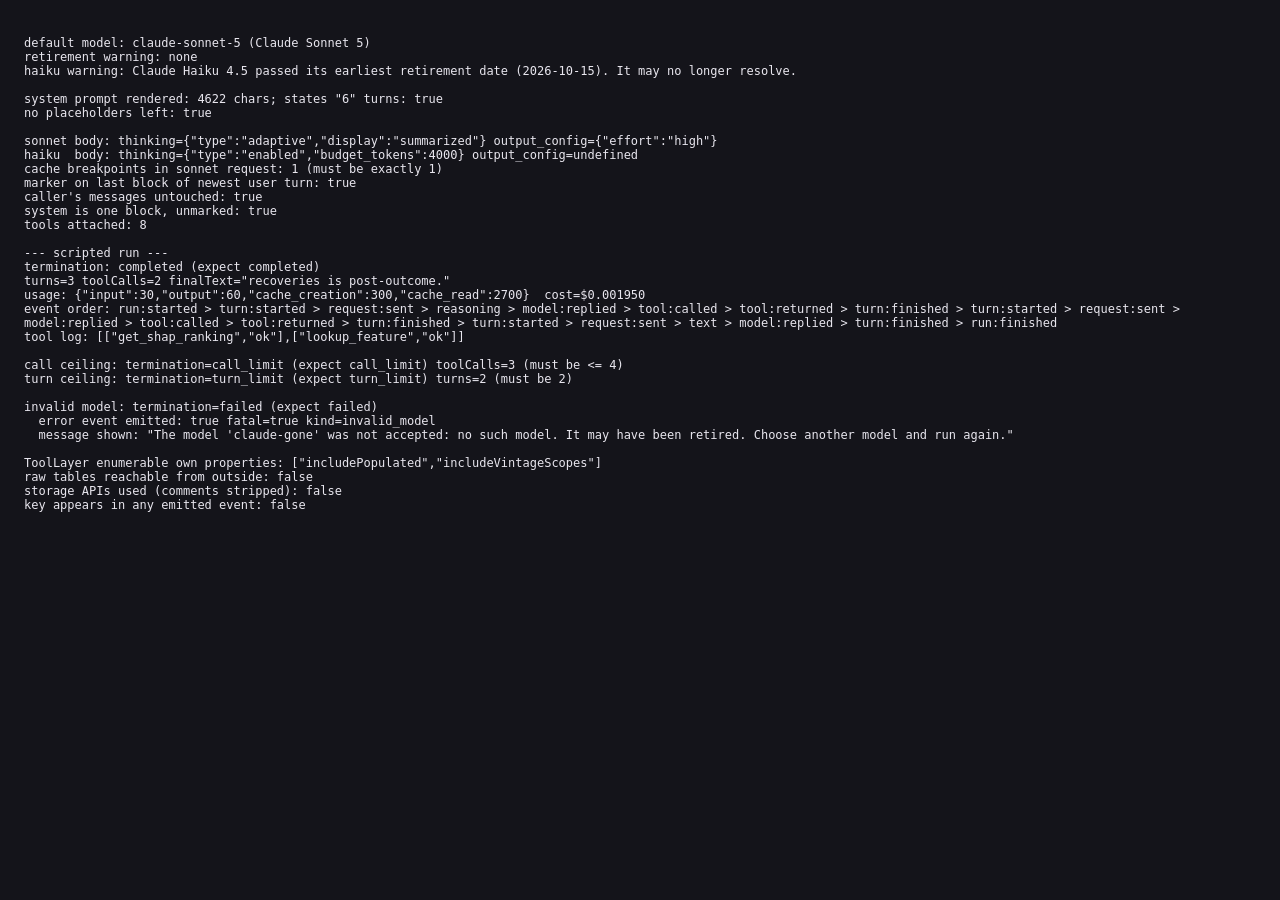
<file: verify/_verify_loop.html>
<!DOCTYPE html><html><head><meta charset="utf-8"><title>Loop dry run</title>
<style>body{font-family:ui-monospace,Menlo,monospace;background:#14141a;color:#e8e6ee;padding:1rem}
pre{white-space:pre-wrap;font-size:.75rem}</style></head><body><pre id="out">running…</pre>
<script type="module">
import { ToolLayer } from '../docs/agent/tools.js';
import { runReactLoop, Events, renderSystemPrompt, COMPLETED, CALL_LIMIT, TURN_LIMIT, FAILED } from '../docs/agent/loop.js';
import { buildRequest, ProviderError } from '../docs/agent/provider.js';
import { MODELS, getModel, costOf, retirementWarning, DEFAULT_MODEL_ID } from '../docs/agent/models.js';

const out=document.getElementById('out'); const log=[]; const say=s=>{log.push(s);out.textContent=log.join('\n')};
const j=async p=>(await fetch(p)).json();

const v='canary';
const data={dictionary:await j('../docs/data/tools/dictionary.json'),shapGlobal:await j(`../docs/data/tools/${v}/shap_global.json`),shapDetail:await j(`../docs/data/tools/${v}/shap_detail.json`),ablation:await j(`../docs/data/tools/${v}/ablation.json`),coverage:await j(`../docs/data/tools/${v}/coverage.json`),univariate:await j(`../docs/data/tools/${v}/univariate.json`),correlations:await j(`../docs/data/tools/${v}/correlations.json`)};
const schemas=await j('../docs/data/tools/tool_schemas.json');
const promptTpl=await j('../docs/data/tools/system_prompt.json');

const model=getModel(DEFAULT_MODEL_ID);
say(`default model: ${model.id} (${model.label})`);
say(`retirement warning: ${retirementWarning(model) || 'none'}`);
say(`haiku warning: ${retirementWarning(getModel('claude-haiku-4-5-20251001'))}`);

const system=renderSystemPrompt(promptTpl,{maxTurns:6,maxToolCalls:4,nFeatures:181,figures:promptTpl.figures_by_variant.canary});
say(`\nsystem prompt rendered: ${system.length} chars; states "6" turns: ${system.includes('6 turns')||/\b6\b/.test(system)}`);
say(`no placeholders left: ${!/\{(max_turns|max_tool_calls|n_features|test_roc_auc|val_roc_auc)\}/.test(system)}`);

// --- request shaping per model ---
const msgs=[{role:'user',content:'Begin your review.'}];
const sonnetBody=buildRequest({model:getModel('claude-sonnet-5'),system,messages:msgs,tools:schemas,cache:true});
const haikuBody=buildRequest({model:getModel('claude-haiku-4-5-20251001'),system,messages:msgs,tools:schemas,cache:true});
say(`\nsonnet body: thinking=${JSON.stringify(sonnetBody.thinking)} output_config=${JSON.stringify(sonnetBody.output_config)}`);
say(`haiku  body: thinking=${JSON.stringify(haikuBody.thinking)} output_config=${JSON.stringify(haikuBody.output_config)}`);
const count=o=>JSON.stringify(o).split('"cache_control"').length-1;
say(`cache breakpoints in sonnet request: ${count(sonnetBody)} (must be exactly 1)`);
say(`marker on last block of newest user turn: ${!!sonnetBody.messages.at(-1).content.at(-1).cache_control}`);
say(`caller's messages untouched: ${msgs[0].content==='Begin your review.' && typeof msgs[0].content==='string'}`);
say(`system is one block, unmarked: ${Array.isArray(sonnetBody.system)&&sonnetBody.system.length===1&&!('cache_control' in sonnetBody.system[0])}`);
say(`tools attached: ${sonnetBody.tools.length}`);

// --- scripted transport: tool turn, then finish ---
function scripted(replies){let i=0;return{buildRequest,send:async({body})=>{const r=replies[Math.min(i++,replies.length-1)];return{id:'x',model:body.model,stop_reason:r.stop,stop_details:null,content:r.content,text:r.content.filter(b=>b.type==='text').map(b=>b.text).join(''),thinking:r.content.filter(b=>b.type==='thinking').map(b=>b.summary).join('\n'),tool_calls:r.content.filter(b=>b.type==='tool_use').map(b=>({id:b.id,name:b.name,input:b.input})),usage:{input:10,output:20,cache_creation:100,cache_read:900}}}}}

const tl=new ToolLayer(data,{});
const events=new Events(); const seen=[];
events.on('*',e=>{seen.push(e.type); (window.__evts=window.__evts||[]).push(e)});
const rec=await runReactLoop({apiKey:'unused',model,tools:tl,toolSchemas:schemas,system,maxTurns:6,maxToolCalls:4,
  events,transport:scripted([
    {stop:'tool_use',content:[{type:'thinking',summary:'Checking the ranking first.'},{type:'tool_use',id:'t1',name:'get_shap_ranking',input:{top_n:3}}]},
    {stop:'tool_use',content:[{type:'tool_use',id:'t2',name:'lookup_feature',input:{feature:'recoveries'}}]},
    {stop:'end_turn',content:[{type:'text',text:'recoveries is post-outcome.'}]},
  ])});
say(`\n--- scripted run ---`);
say(`termination: ${rec.termination} (expect ${COMPLETED})`);
say(`turns=${rec.turns} toolCalls=${rec.toolCalls} finalText=${JSON.stringify(rec.finalText)}`);
say(`usage: ${JSON.stringify(rec.usage)}  cost=$${costOf(model,rec.usage).toFixed(6)}`);
say(`event order: ${seen.join(' > ')}`);
say(`tool log: ${JSON.stringify(rec.toolCallLog.map(e=>[e.tool,e.outcome]))}`);

// --- ceilings ---
const spam={stop:'tool_use',content:[{type:'tool_use',id:'a',name:'get_shap_ranking',input:{top_n:1}},{type:'tool_use',id:'b',name:'get_shap_ranking',input:{top_n:1}},{type:'tool_use',id:'c',name:'get_shap_ranking',input:{top_n:1}}]};
const r2=await runReactLoop({apiKey:'u',model,tools:new ToolLayer(data,{}),toolSchemas:schemas,system,maxTurns:9,maxToolCalls:4,transport:scripted([spam])});
say(`\ncall ceiling: termination=${r2.termination} (expect ${CALL_LIMIT}) toolCalls=${r2.toolCalls} (must be <= 4)`);
const r3=await runReactLoop({apiKey:'u',model,tools:new ToolLayer(data,{}),toolSchemas:schemas,system,maxTurns:2,maxToolCalls:99,transport:scripted([{stop:'tool_use',content:[{type:'tool_use',id:'a',name:'get_shap_ranking',input:{top_n:1}}]}])});
say(`turn ceiling: termination=${r3.termination} (expect ${TURN_LIMIT}) turns=${r3.turns} (must be 2)`);

// --- invalid model surfaces visibly ---
const errs=[];
const ev4=new Events(); ev4.on('error',e=>errs.push(e));
const r4=await runReactLoop({apiKey:'u',model,tools:new ToolLayer(data,{}),toolSchemas:schemas,system,events:ev4,
  transport:{buildRequest,send:async()=>{throw new ProviderError('invalid_model',"The model 'claude-gone' was not accepted: no such model. It may have been retired. Choose another model and run again.",{status:404})}}});
say(`\ninvalid model: termination=${r4.termination} (expect ${FAILED})`);
say(`  error event emitted: ${errs.length===1} fatal=${errs[0]?.fatal} kind=${errs[0]?.kind}`);
say(`  message shown: ${JSON.stringify(r4.failure.message)}`);

// --- the agent never sees the raw files ---
const privateFields=Object.keys(tl);
say(`\nToolLayer enumerable own properties: ${JSON.stringify(privateFields)}`);
say(`raw tables reachable from outside: ${privateFields.some(k=>Array.isArray(tl[k]))}`);
const src = (await (await fetch('../docs/agent/loop.js')).text()) + (await (await fetch('../docs/agent/tools.js')).text()) + (await (await fetch('../docs/agent/provider.js')).text());
const stripped = src.replace(/\/\*[\s\S]*?\*\//g,'').replace(/^\s*\/\/.*$/gm,'');
say(`storage APIs used (comments stripped): ${/localStorage|sessionStorage|indexedDB/.test(stripped)}`);
say(`key appears in any emitted event: ${seen.length>0 && JSON.stringify(window.__evts||[]).includes('unused')}`);

window.__done={rec,r2:r2.termination,r3:r3.termination,r4:r4.termination,seen,errs:errs.length};
</script></body></html>
</file>
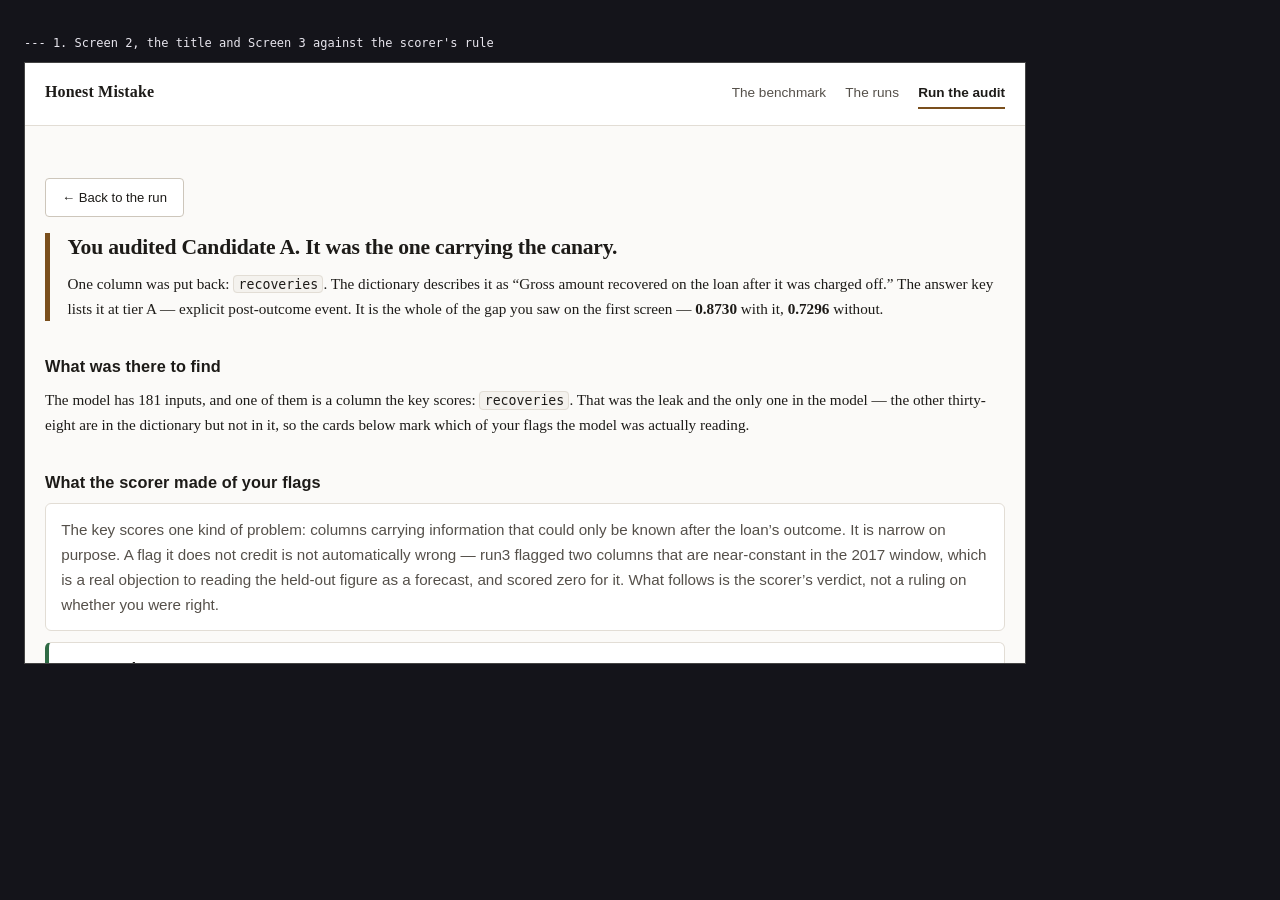
<file: verify/_verify_verdict.html>
<!DOCTYPE html><html><head><meta charset="utf-8"><title>Verdict agreement</title>
<style>body{font-family:ui-monospace,Menlo,monospace;background:#14141a;color:#e8e6ee;padding:1rem}
pre{white-space:pre-wrap;word-break:break-word;font-size:.75rem}
#stage iframe{width:1000px;height:600px;border:1px solid #444;background:#fff}</style></head><body>
<pre id="out">running…</pre>
<div id="stage"></div>
<script type="module">
/* Six checks on how a run ended, whether it gets a verdict, and whether the
 * page refuses modules from different builds.
 *
 * 1. Screen 2 and Screen 3 agree, and agree with the scorer's rule. The
 *    real scan page runs in an iframe. An import map points its dev
 *    transport at a test transport built here, holding this page's own
 *    copy of each transcript, so the check doesn't depend on which
 *    scenarios verify/dev-transport.js happens to have. Every turn of every
 *    transcript carries MARK in its thinking, and the test transport
 *    counts its own requests, so a case whose stream lacks MARK or whose
 *    count is zero ran on some other transport and fails. ?broken=1
 *    misspells the map's key, to show that failure.
 *
 * 2. The loop's spend ceiling and Stop, on a mock transport. ?mutate=1
 *    loads a copy of loop.js with those two gates removed, to show the
 *    checks fail without them.
 *
 * 3. screen3.js's scoreRun over the twelve recorded runs, against what
 *    data/scoring.json publishes for each: scored or not, the parse
 *    warnings, and the whole score.
 *
 * 4. With ?baseline=<path to another scan.js>, every case in 1 runs again
 *    on that scan.js, and its banners and title must match the shipped
 *    one's word for word. This is for a change meant to move code without
 *    changing what it draws. Without ?baseline it does not run.
 *
 * 5. How each ceiling ended a run, in the words both screens use. For the
 *    spend ceiling at exactly $1.00, well past it and less than a cent past
 *    it, the sentence on both screens, the banner's footer, the meter and
 *    Screen 3's "Your run" line must all give the same figure and the right
 *    relation to the ceiling. For the tool-call ceiling, Screen 2 must give
 *    the count it stopped at and the ceiling, and Screen 3 must say the run
 *    was stopped before that batch. The spend figures assume the default
 *    model, Sonnet 5, at $10 per million output tokens, and the default
 *    $1.00 ceiling.
 *
 * 6. Modules from different builds. scan.js loads every module and compares
 *    build stamps before the page starts. With one module forced to an old
 *    copy (verify/stale/, checked byte for byte against git by
 *    scripts/check_stale_copies.py), to a copy with a different stamp, or to
 *    one that can't load, the page must refuse with the sentence for that
 *    cause and must not run. On a mixed set it must reload, not when the
 *    attempt is already recorded in the tab, never when storage is
 *    unavailable, and without losing a kept run: after the reload the kept
 *    run's Screen 3 must read exactly as it does on a healthy load. A healthy
 *    load, and a correctly stamped module served with CRLF line endings and
 *    a byte-order mark, must not refuse.
 *
 *    What this part can and can't see. The old module comes from an import
 *    map written into the frame, and the loader's reload fetches scan.html
 *    again without that map. So when a case here starts after the reload, it
 *    shows that the loader reloaded and then started on a consistent set. It
 *    does not show that the reload cured a stale browser cache: the map is
 *    simply gone. verify/_verify_selffix.html tests the cure. And a reload is
 *    seen only as the frame's window being replaced, so this part can tell
 *    whether the page reloaded, not how many times; the two-second wait
 *    catches a later reload or change, not an earlier second one.
 *
 * A module loaded from a blob can't resolve relative imports, so parts 2
 * and 4 rewrite them to absolute URLs first. absolutize checks its own
 * work: it lists every line it changed and refuses if any of them is not
 * an import, so the file under test is the shipped file.
 *
 * The expected verdict for each case is the rule in agent/eval_canary.py:
 * a run that did not complete is refused before parsing, and a completed
 * run has a verdict only if its final answer holds a findings block.
 */
const out = document.getElementById('out');
const log = [];
const say = s => { log.push(s); out.textContent = log.join('\n'); };
const PARAMS = new URLSearchParams(location.search);
const BROKEN = PARAMS.has('broken');
const MUTATE = PARAMS.has('mutate');
const ORIGIN = location.origin;
const BASELINE = PARAMS.get('baseline');
/* The key scan.js records its one self-fix attempt under. */
const FIX_TRIED = 'honest-mistake:stale-fix-tried';
const sleep = ms => new Promise(r => setTimeout(r, ms));
const j = async p => { const r = await fetch(p, { cache: 'no-cache' }); if (!r.ok) throw new Error(`${p} -> ${r.status}`); return r.json(); };

function deepEqual(a, b) {
  if (a === b) return true;
  if (a === null || b === null || typeof a !== typeof b) return false;
  if (typeof a !== 'object') return Object.is(a, b);
  if (Array.isArray(a) !== Array.isArray(b)) return false;
  if (Array.isArray(a)) return a.length === b.length && a.every((v, i) => deepEqual(v, b[i]));
  const ka = Object.keys(a), kb = Object.keys(b);
  return ka.length === kb.length && ka.every(k => kb.includes(k) && deepEqual(a[k], b[k]));
}

let failures = 0;
const check = (ok, line) => { if (!ok) failures += 1; say(`${ok ? 'PASS' : 'FAIL'}  ${line}`); };

/* Relative import specifiers, static and dynamic, made absolute against
   the module's own URL. Nothing else in the file may change. */
function absolutize(src, moduleUrl) {
  const abs = rel => new URL(rel, moduleUrl).href;
  const out = src
    .replace(/(\bfrom\s*')(\.{1,2}\/[^']*)'/g, (_, a, rel) => `${a}${abs(rel)}'`)
    .replace(/(\bimport\(\s*')(\.{1,2}\/[^']*)'/g, (_, a, rel) => `${a}${abs(rel)}'`);
  const before = src.split('\n'), after = out.split('\n');
  if (before.length !== after.length) throw new Error(`absolutize changed the line count of ${moduleUrl}.`);
  const changed = before.map((l, i) => [i + 1, l, after[i]]).filter(([, a, b]) => a !== b);
  const stray = changed.filter(([, a]) => !/\bfrom\s*'\.{1,2}\/|\bimport\(\s*'\.{1,2}\//.test(a));
  say(`absolutize ${new URL(moduleUrl).pathname}: ${changed.length} line(s) changed, ` +
    `${stray.length} of them not an import`);
  for (const [n, a, b] of changed) say(`  ${n}: ${a.trim()}\n  ${' '.repeat(String(n).length)}  -> ${b.trim()}`);
  if (stray.length) throw new Error(`absolutize touched a line that is not an import in ${moduleUrl}.`);
  return out;
}
const blobOf = src => URL.createObjectURL(new Blob([src], { type: 'text/javascript' }));

/* ------------------------------------------------------ 1. the two screens */

const MARK = 'VERDICT-HARNESS-FIXTURE';
const START = '=== AUDIT FINDINGS ===';
const END = '=== END AUDIT FINDINGS ===';
const BLOCK = `${START}\nFLAG: recoveries\nREASON: harness fixture text, not a real finding.\n` +
  `EVIDENCE: harness fixture text; no tool output is described.\nCONFIDENCE: high\n${END}`;
const CALL = ['get_shap_ranking', { top_n: 3 }];
const toolTurn = n => ({ stop: 'tool_use', thinking: `${MARK} turn ${n}.`, calls: [CALL] });
const FIVE = [1, 2, 3, 4, 5].map(toolTurn);
const HEAVY = { input: 0, output: 9000, cache_creation: 60000, cache_read: 120000 };

/* `dev` is the scenario name in the URL. It matches the name of the same
   case in verify/dev-transport.js where there is one, so that a broken map
   would quietly run that scenario instead of failing to start. */
const CASES = [
  { dev: '1', label: 'six turns, block in the last', expect: true,
    turns: [...FIVE, { stop: 'end_turn', thinking: `${MARK} turn 6.`, text: `Harness fixture.\n\n${BLOCK}`, calls: [] }] },
  { dev: 'noblock', label: 'six turns, no block', expect: false,
    turns: [...FIVE, { stop: 'end_turn', thinking: `${MARK} turn 6.`, text: 'Harness fixture, no block.', calls: [] }] },
  { dev: 'late', label: 'block in turn 5 with a tool call, none in turn 6', expect: false,
    turns: [...FIVE.slice(0, 4),
      { stop: 'tool_use', thinking: `${MARK} turn 5.`, text: `Harness fixture.\n\n${BLOCK}`, calls: [CALL] },
      { stop: 'end_turn', thinking: `${MARK} turn 6.`, text: 'Harness fixture, one more sentence.', calls: [] }] },
  { dev: 'unclosed', label: 'block with no end marker', expect: false,
    turns: [...FIVE, { stop: 'end_turn', thinking: `${MARK} turn 6.`,
      text: `Harness fixture.\n\n${BLOCK.slice(0, BLOCK.indexOf(END))}`, calls: [] }] },
  { dev: 'empty', label: 'no text in any turn', expect: false,
    turns: [...FIVE, { stop: 'end_turn', thinking: `${MARK} turn 6.`, calls: [] }] },
  { dev: 'blockstop', label: 'complete block every turn, Stop pressed', expect: false, stop: true,
    repeat: true, latencyMs: 1500,
    turns: [{ stop: 'tool_use', thinking: `${MARK} every turn.`, text: `Harness fixture.\n\n${BLOCK}`, calls: [CALL] }] },
  { dev: 'blockturns', label: 'complete block every turn, turn ceiling', expect: false, repeat: true,
    turns: [{ stop: 'tool_use', thinking: `${MARK} every turn.`, text: `Harness fixture.\n\n${BLOCK}`, calls: [CALL] }] },
  { dev: 'blockcost', label: 'complete block every turn, spend ceiling', expect: false, repeat: true,
    usage: HEAVY,
    turns: [{ stop: 'tool_use', thinking: `${MARK} every turn.`, text: `Harness fixture.\n\n${BLOCK}`, calls: [CALL] }] },
];

function transportSource(c) {
  const script = { turns: c.turns, repeat: !!c.repeat, latencyMs: c.latencyMs ?? 20, usage: c.usage ?? null };
  return `import { buildRequest } from '${ORIGIN}/docs/agent/provider.js';
const S = ${JSON.stringify(script)};
export function scriptedTransport() {
  let i = 0;
  return {
    buildRequest,
    async send({ body }) {
      const t = S.repeat ? S.turns[0] : S.turns[Math.min(i, S.turns.length - 1)];
      i += 1;
      globalThis.__harnessSends = i;
      await new Promise(r => setTimeout(r, S.latencyMs));
      const content = [];
      if (t.thinking) content.push({ type: 'thinking', summary: t.thinking });
      if (t.text) content.push({ type: 'text', text: t.text });
      t.calls.forEach(([name, input], n) => content.push({ type: 'tool_use', id: 'h' + i + '_' + n, name, input }));
      return {
        id: 'harness_' + i, model: body.model, stop_reason: t.stop, stop_details: null, content,
        text: t.text || '', thinking: t.thinking || '',
        tool_calls: content.filter(b => b.type === 'tool_use').map(b => ({ id: b.id, name: b.name, input: b.input })),
        usage: S.usage ? { ...S.usage } : { input: 100, output: 200, cache_creation: 0, cache_read: 0 },
      };
    },
  };
}`;
}

/* opts.overrides maps a module file under docs/agent/ to the URL the page
   must load in its place. opts.keepStorage leaves the tab's storage as it
   is; opts.fixTried records that the self-fix was already tried;
   opts.blockStorage makes sessionStorage throw on the page, as it does
   when a browser blocks it. The window is marked, so a reload shows up as
   a window without the mark. */
async function mount(c, scanBlob = null, opts = {}) {
  let html = await (await fetch('/docs/scan.html', { cache: 'no-store' })).text();
  if (scanBlob) {
    // An import map doesn't apply to a script tag's src, so the tag is
    // pointed at the other scan.js directly.
    if (html.split('src="scan.js"').length !== 2) throw new Error('scan.html no longer loads scan.js as expected.');
    html = html.replace('src="scan.js"', `src="${scanBlob}"`);
  }
  const url = URL.createObjectURL(new Blob([transportSource(c)], { type: 'text/javascript' }));
  const key = `${ORIGIN}/verify/dev-transport.js${BROKEN ? 'X' : ''}`;
  const map = { imports: { [key]: url } };
  for (const [file, to] of Object.entries(opts.overrides || {})) map.imports[`${ORIGIN}/docs/agent/${file}`] = to;
  if (!opts.keepStorage) { try { sessionStorage.clear(); } catch { /* nothing kept */ } }
  if (opts.fixTried) sessionStorage.setItem(FIX_TRIED, 'harness');
  const stage = document.getElementById('stage');
  stage.replaceChildren();
  const f = document.createElement('iframe');
  stage.append(f);
  const w = f.contentWindow;
  w.__mounted = true;
  if (opts.blockStorage) {
    Object.defineProperty(w, 'sessionStorage', { configurable: true,
      get() { throw new DOMException('blocked by the harness', 'SecurityError'); } });
  }
  w.document.open();
  w.history.replaceState(null, '', `/docs/scan.html?dev=${c.dev}`);
  w.document.write(html.replace(/<head>/i,
    `<head><script type="importmap">${JSON.stringify(map)}<\/script>`));
  w.document.close();
  return w;
}

async function until(test, ms) {
  const t0 = Date.now();
  while (Date.now() - t0 < ms) { const v = test(); if (v) return v; await sleep(200); }
  return null;
}

/* A verdict read off the page: true, false, or what was there instead. */
function screen2(d) {
  const b = [...d.querySelectorAll('#stream .banner')].map(x => x.textContent).find(t =>
    /^(Run finished|No verdict|This run’s ending)/.test(t));
  if (!b) return 'no banner';
  return b.startsWith('Run finished') ? true : b.startsWith('No verdict') ? false : 'refused';
}
const title = d => d.getElementById('run-title').textContent.startsWith('Audited Candidate');
function screen3(d) {
  if (d.getElementById('screen3').hidden) return 'not shown';
  if (d.querySelector('#s3-body .s3-noverdict')) return false;
  if ([...d.querySelectorAll('#s3-body h3')].some(h => h.textContent === 'What the scorer made of your flags')) return true;
  return 'neither';
}

/* One run of case c on the page, read back. `scanBlob` swaps in another
   scan.js; null runs the shipped one. */
async function runCase(c, scanBlob = null) {
  const w = await mount(c, scanBlob);
  const d = () => w.document;
  const ready = await until(() => d().getElementById('go') && !d().getElementById('go').disabled
    && d().querySelector('.choice[aria-pressed="true"]'), 20000);
  if (!ready) return null;
  d().getElementById('go').click();
  if (c.stop) {
    await until(() => w.__harnessSends >= 1 || d().querySelector('#stream .banner'), 20000);
    d().getElementById('stop').click();
  }
  const s2 = await until(() => { const v = screen2(d()); return v === 'no banner' ? null : { v }; }, 120000);
  const r = {
    v2: s2 ? s2.v : 'no banner',
    vt: title(d()),
    titleText: d().getElementById('run-title').textContent,
    banners: [...d().querySelectorAll('#stream .banner')].map(b => b.textContent),
    sends: w.__harnessSends || 0,
  };
  r.ran = r.sends > 0 && d().getElementById('stream').textContent.includes(MARK);
  r.meterCost = [...d().querySelectorAll('#meters .meter')]
    .map(m => [m.querySelector('.k')?.textContent, m.querySelector('.v')?.textContent])
    .find(([k]) => /cost/i.test(k || ''))?.[1] ?? null;
  d().getElementById('see-score').click();
  const s3 = await until(() => { const v = screen3(d()); return v === 'not shown' ? null : { v }; }, 20000);
  r.v3 = s3 ? s3.v : 'not shown';
  r.s3NoVerdict = d().querySelector('#s3-body .s3-noverdict')?.textContent ?? '';
  r.s3Yours = d().querySelector('#s3-body .s3-yours')?.textContent ?? '';
  return r;
}

say(`--- 1. Screen 2, the title and Screen 3 against the scorer's rule${BROKEN ? ' (map deliberately broken)' : ''}`);
const shipped = new Map();
for (const c of CASES) {
  const r = await runCase(c);
  if (!r) { check(false, `${c.dev}: the page never became ready`); continue; }
  shipped.set(c.dev, r);
  const ok = r.ran && r.v2 === c.expect && r.vt === c.expect && r.v3 === c.expect;
  check(ok, `${c.dev.padEnd(10)} ${c.label}: expect ${c.expect}; screen2=${r.v2} title=${r.vt} ` +
    `screen3=${r.v3}; test transport ran=${r.ran} (${r.sends} requests)`);
}

/* ------------------------------------------------ 2. the loop's two gates */

say(`\n--- 2. spend ceiling and Stop on a mock transport${MUTATE ? ' (loop.js with both gates removed)' : ''}`);
const GATE_STOP = 'if (shouldStop && shouldStop()) { termination = STOPPED; break; }';
const GATE_COST = 'if (maxCost !== null && spend() >= maxCost) { termination = COST_LIMIT; break; }';
let loopUrl = `${ORIGIN}/docs/agent/loop.js`;
if (MUTATE) {
  let src = await (await fetch(loopUrl, { cache: 'no-store' })).text();
  const found = [GATE_STOP, GATE_COST].map(g => src.split(g).length - 1);
  say(`mutation: stop gate found ${found[0]} time(s), cost gate ${found[1]} time(s)`);
  if (found[0] !== 1 || found[1] !== 1) throw new Error('loop.js has changed; the mutation no longer applies.');
  src = absolutize(src, loopUrl).replace(GATE_STOP, '').replace(GATE_COST, '');
  loopUrl = blobOf(src);
}
const L = await import(loopUrl);
const { ToolLayer } = await import(`${ORIGIN}/docs/agent/tools.js`);
const { buildRequest } = await import(`${ORIGIN}/docs/agent/provider.js`);
const { getModel, DEFAULT_MODEL_ID } = await import(`${ORIGIN}/docs/agent/models.js`);

const v = 'layer1';
const toolData = {
  dictionary: await j('../docs/data/tools/dictionary.json'),
  shapGlobal: await j(`../docs/data/tools/${v}/shap_global.json`),
  shapDetail: await j(`../docs/data/tools/${v}/shap_detail.json`),
  ablation: await j(`../docs/data/tools/${v}/ablation.json`),
  coverage: await j(`../docs/data/tools/${v}/coverage.json`),
  univariate: await j(`../docs/data/tools/${v}/univariate.json`),
  correlations: await j(`../docs/data/tools/${v}/correlations.json`),
};
const schemas = await j('../docs/data/tools/tool_schemas.json');
const model = getModel(DEFAULT_MODEL_ID);

function mock() {
  const m = { sends: 0 };
  m.transport = { buildRequest, send: async ({ body }) => {
    m.sends += 1;
    return { id: 'm' + m.sends, model: body.model, stop_reason: 'tool_use', stop_details: null,
      content: [{ type: 'tool_use', id: 't' + m.sends, name: CALL[0], input: CALL[1] }], text: '', thinking: '',
      tool_calls: [{ id: 't' + m.sends, name: CALL[0], input: CALL[1] }],
      usage: { input: 0, output: 20, cache_creation: 0, cache_read: 0 } };
  } };
  return m;
}
const base = { apiKey: 'unused', model, toolSchemas: schemas, system: 'harness', maxTurns: 20, maxToolCalls: 99 };

/* $0.02 a turn against a $0.05 ceiling: over it after turn 3, so the gate
   must stop the run before a fourth request is sent. */
const mc = mock();
const rc = await L.runReactLoop({ ...base, tools: new ToolLayer(toolData, {}), transport: mc.transport,
  maxCost: 0.05, priceUsage: u => u.output * 0.001 });
check(rc.termination === L.COST_LIMIT && rc.turns === 3 && mc.sends === 3 && rc.spend >= 0.05,
  `spend ceiling: termination=${rc.termination} (expect ${L.COST_LIMIT}) turns=${rc.turns} ` +
  `requests=${mc.sends} (expect 3 and 3) spend=$${rc.spend.toFixed(2)} of $0.05`);

/* Stop is asked for once two requests have gone. The gate runs before the
   next request is built, so exactly two are sent. */
const ms = mock();
const rs = await L.runReactLoop({ ...base, tools: new ToolLayer(toolData, {}), transport: ms.transport,
  shouldStop: () => ms.sends >= 2 });
check(rs.termination === L.STOPPED && rs.turns === 2 && ms.sends === 2,
  `Stop: termination=${rs.termination} (expect ${L.STOPPED}) turns=${rs.turns} requests=${ms.sends} (expect 2 and 2)`);

/* ------------------------------------ 3. scoreRun over the recorded runs */

say('\n--- 3. screen3.scoreRun over the recorded runs, against data/scoring.json');
const { scoreRun } = await import(`${ORIGIN}/docs/agent/screen3.js`);
const [scoring, index, prompts, dictionary, l1, ca] = await Promise.all([
  j('../docs/data/scoring.json'), j('../docs/data/runs/index.json'), j('../docs/data/tools/system_prompt.json'),
  j('../docs/data/tools/dictionary.json'), j('../docs/data/tools/layer1/shap_global.json'),
  j('../docs/data/tools/canary/shap_global.json')]);
const documented = new Set(dictionary.map(e => e.feature));
/* What scan-page.js's loadScoringData hands scoreRun, minus what scoreRun
   doesn't read. */
const data = { scoring, answerFormat: prompts.answer_format, documented: { has: x => documented.has(x) },
  features: { layer1: l1.map(r => r.feature), canary: ca.map(r => r.feature) } };
const published = new Map(scoring.runs.map(r => [r.label, r]));
say(`recorded runs: ${index.runs.length}; published results: ${published.size}`);
for (const entry of index.runs) {
  const run = await j(`../docs/data/runs/${entry.label}.json`);
  const present = !!run.facts.canary.present;
  const got = scoreRun({ finalText: run.final_answer_text, termination: run.facts.termination,
    variant: present ? 'canary' : 'layer1', canaryPresent: present }, data);
  const pub = published.get(entry.label);
  const same = pub && got.scoreable === pub.scored && (!pub.scored ||
    (deepEqual(got.result, pub.score) && deepEqual(got.parsed.warnings, pub.parse_warnings)));
  check(!!same, `${entry.label.padEnd(26)} ${run.facts.termination.padEnd(10)} scored: page=${got.scoreable} ` +
    `published=${pub ? pub.scored : 'missing'}${pub && pub.scored ? `; score and warnings ${same ? 'match' : 'DIFFER'}` : ''}`);
}

/* ---------------------------- 4. the ending, against another scan.js */

say('\n--- 4. banners and title against a baseline scan.js');
if (!BASELINE) {
  say('not run: pass ?baseline=<same-origin path to a scan.js> to compare against it');
} else {
  const baseUrl = new URL(BASELINE, location.href).href;
  const src = await (await fetch(baseUrl, { cache: 'no-store' })).text();
  // Made absolute as if it sat where the shipped scan.js does, so its
  // imports reach the same modules.
  const blob = blobOf(absolutize(src, `${ORIGIN}/docs/scan.js`));
  say(`baseline: ${new URL(baseUrl).pathname}`);
  for (const c of CASES) {
    const a = shipped.get(c.dev);
    const b = await runCase(c, blob);
    if (!a || !b) { check(false, `${c.dev}: a run did not complete`); continue; }
    const same = a.titleText === b.titleText && deepEqual(a.banners, b.banners);
    check(same && a.ran && b.ran, `${c.dev.padEnd(10)} title and ${a.banners.length} banner(s) ` +
      `${same ? 'identical' : 'DIFFER'}; test transport ran on both=${a.ran && b.ran}`);
    if (!same) {
      say(`  shipped:  ${a.titleText} | ${a.banners.join(' | ')}`);
      say(`  baseline: ${b.titleText} | ${b.banners.join(' | ')}`);
    }
  }
}

/* ------------------------------------------- 5. how the ceilings ended it */

say(`\n--- 5. the ceiling sentences, figures and relation${BROKEN ? ' (map deliberately broken)' : ''}`);
const costTurn = output => ({ repeat: true, usage: { input: 0, output, cache_creation: 0, cache_read: 0 },
  turns: [{ stop: 'tool_use', thinking: `${MARK} every turn.`, calls: [CALL] }] });
const SPEND_CASES = [
  { dev: 'costexact', label: 'one turn at exactly $1.00', spent: '$1.00', rel: 'at', ...costTurn(100000) },
  { dev: 'costly', label: 'one turn at $1.06', spent: '$1.06', rel: 'past', ...costTurn(106000) },
  { dev: 'costnear', label: 'one turn at $1.002, which rounds to $1.00', spent: '$1.002', rel: 'past',
    ...costTurn(100200) },
];
for (const c of SPEND_CASES) {
  const r = await runCase(c);
  if (!r) { check(false, `${c.dev}: the page never became ready`); continue; }
  const sentence = `The run had spent ${c.spent} when its last turn ended, ${c.rel} your ceiling of $1.00`;
  const banner = r.banners.find(b => b.startsWith('No verdict')) || '';
  const parts = {
    'screen 2 sentence': banner.includes(sentence),
    'screen 3 sentence': r.s3NoVerdict.includes(sentence),
    footer: banner.includes(`${c.spent} spent against a $1.00 ceiling`),
    meter: r.meterCost === c.spent,
    'your run': r.s3Yours.includes(`${c.spent}.`),
  };
  const bad = Object.entries(parts).filter(([, ok]) => !ok).map(([k]) => k);
  check(r.ran && bad.length === 0, `${c.dev.padEnd(10)} ${c.label}: expect "${c.spent}", "${c.rel}"; ` +
    (bad.length ? `wrong in: ${bad.join(', ')}` : 'right in all five places') +
    `; test transport ran=${r.ran}`);
  if (bad.length) {
    say(`  screen 2: ${banner}`);
    say(`  screen 3: ${r.s3NoVerdict}`);
    say(`  meter: ${r.meterCost}; your run: ${r.s3Yours}`);
  }
}
{
  const c = { dev: 'calls', label: 'four calls a turn, 70-call ceiling', repeat: true,
    turns: [{ stop: 'tool_use', thinking: `${MARK} every turn.`, calls: [CALL, CALL, CALL, CALL] }] };
  const r = await runCase(c);
  if (!r) { check(false, `${c.dev}: the page never became ready`); } else {
    const banner = r.banners.find(b => b.startsWith('No verdict')) || '';
    const parts = {
      'screen 2 count and ceiling': banner.includes('The run stopped at 68 tool calls: the model asked for a ' +
        'batch that would have taken it past the ceiling of 70, so that batch was not run.'),
      'screen 3 sentence': r.s3NoVerdict.includes('The run was stopped before a batch of tool calls that ' +
        'would have taken it past its tool-call ceiling.'),
    };
    const bad = Object.entries(parts).filter(([, ok]) => !ok).map(([k]) => k);
    check(r.ran && bad.length === 0, `${c.dev.padEnd(10)} ${c.label}: ` +
      (bad.length ? `wrong in: ${bad.join(', ')}` : 'stopped at 68 of 70, said so on both screens') +
      `; test transport ran=${r.ran}`);
    if (bad.length) { say(`  screen 2: ${banner}`); say(`  screen 3: ${r.s3NoVerdict}`); }
  }
}

/* ------------------------------------ 6. modules from different builds */

say('\n--- 6. modules from different builds');
const REFUSAL = {
  mixed: 'This page didn’t load properly. It can’t confirm all of its files are from the same ' +
    'version, so it won’t run. Copies of its files can be kept for up to ten minutes, so this ' +
    'can clear on its own — come back in a few minutes and it should load.',
  unreachable: 'This page couldn’t load one of its files. Check your connection and reload.',
  cannotStart: 'This page couldn’t start. One of its files failed to load, and the page can’t tell ' +
    'why. Some causes clear up on their own and some need the site to be fixed, so coming back ' +
    'later may or may not help.',
};
const stageFrame = () => document.querySelector('#stage iframe');

/* What the page settled into: a refusal, a started page, or neither. Then
   two more seconds, to catch a later reload or a late refusal. `reloaded`
   is whether the frame's window was replaced; it can't count reloads. */
async function settle() {
  const read = () => {
    const w = stageFrame().contentWindow, d = w.document;
    if (!d || !d.body) return null;
    const r = d.querySelector('[data-refusal]');
    if (r) return { state: 'refused', kind: r.dataset.refusal, text: r.textContent, w };
    if (d.querySelectorAll('.choice').length) return { state: 'started', w };
    return null;
  };
  const first = await until(read, 20000) || { state: 'neither', w: stageFrame().contentWindow };
  await sleep(2000);
  const again = read() || { state: 'neither', w: stageFrame().contentWindow };
  const d = again.w.document;
  return {
    ...again,
    reloaded: again.w.__mounted !== true,
    steady: first.w === again.w && first.state === again.state,
    goDisabled: !!d.getElementById('go')?.disabled,
    flag: (() => { try { return sessionStorage.getItem(FIX_TRIED); } catch { return 'unreadable'; } })(),
    kept: d.getElementById('stream')?.textContent.includes('This run was kept when the page reloaded') ?? false,
  };
}

async function textOf(path) { return (await fetch(path, { cache: 'no-store' })).text(); }
const STALE_PARSE = `${ORIGIN}/verify/stale/parse.js`;
const STALE_MODELS = `${ORIGIN}/verify/stale/models.js`;
const parseNow = await textOf('/docs/agent/parse.js');
const stampMatch = parseNow.match(/^export const BUILD = '([0-9a-f]{12})';\n/);
const reStamped = stampMatch && parseNow.replace(stampMatch[0], "export const BUILD = 'ffffffffffff';\n");
const wordsNow = await textOf('/docs/agent/words.js');
const refused = kind => r => r.state === 'refused' && r.kind === kind && r.text === REFUSAL[kind]
  && !r.reloaded && r.steady && r.goDisabled;
const startedClean = r => r.state === 'started' && !r.reloaded && r.steady;

const SIX = [
  { label: 'healthy load', opts: {}, pass: startedClean },
  { label: 'old parse.js, fix already tried', opts: { overrides: { 'parse.js': STALE_PARSE }, fixTried: true },
    pass: refused('mixed') },
  { label: 'old parse.js, storage blocked', opts: { overrides: { 'parse.js': STALE_PARSE }, blockStorage: true },
    pass: refused('mixed') },
  { label: 'old parse.js, first time: the loader reloads, then starts on a consistent set',
    opts: { overrides: { 'parse.js': STALE_PARSE } },
    pass: r => r.state === 'started' && r.reloaded && r.steady && r.flag === null },
  { label: 'old models.js, fix already tried', opts: { overrides: { 'models.js': STALE_MODELS }, fixTried: true },
    pass: refused('mixed') },
  { label: 'parse.js with a different stamp, fix already tried',
    opts: reStamped ? { overrides: { 'parse.js': blobOf(reStamped) }, fixTried: true } : null,
    pass: refused('mixed') },
  { label: 'stamped parse.js served with CRLF and a byte-order mark',
    opts: { overrides: { 'parse.js': blobOf('\uFEFF' + parseNow.replace(/\n/g, '\r\n')) } }, pass: startedClean },
  { label: 'words.js unreachable', opts: { overrides: { 'words.js': 'http://localhost:1/words.js' } },
    pass: refused('unreachable') },
  { label: 'words.js answered 404', opts: { overrides: { 'words.js': `${ORIGIN}/docs/agent/no-such-module.js` } },
    pass: refused('cannotStart') },
  { label: 'words.js throws while running',
    opts: { overrides: { 'words.js': blobOf("throw new TypeError('harness: thrown at top level');") } },
    pass: refused('cannotStart') },
  { label: 'words.js cut short', opts: { overrides: { 'words.js': blobOf(wordsNow.slice(0, 200)) } },
    pass: refused('cannotStart') },
];
for (const t of SIX) {
  if (!t.opts) { check(false, `${t.label}: no stamp in parse.js to change`); continue; }
  await mount(CASES[0], null, t.opts);
  const r = await settle();
  check(t.pass(r), `${t.label}: ${r.state}${r.kind ? ` (${r.kind})` : ''}, reloaded=${r.reloaded}, ` +
    `steady=${r.steady}, start disabled=${r.goDisabled}, flag after=${JSON.stringify(r.flag)}`);
  if (r.state === 'refused' && r.text !== REFUSAL[r.kind]) say(`  text: ${r.text}`);
}

/* A kept run survives the loader's reload and is restored once the page
   starts. The run is made on a healthy load first, in this tab. A restored
   run goes on to Screen 3, so the case opens it and reads what the visitor
   would see. The reference is the same kept run restored on a healthy
   load: after the reload, Screen 3 must say exactly what it says there,
   and give the verdict the scorer's rule gives the run. The unclosed run is
   the one 1e4df5d's parse.js describes falsely, so it is the one whose
   Screen 3 would differ if the old module were still in use. */
for (const kc of [CASES[0], CASES.find(c => c.dev === 'unclosed')]) {
  const made = await runCase(kc);
  let before = null;
  try { before = sessionStorage.getItem('honest-mistake:last-run'); } catch { /* checked below */ }
  async function screen3After(w) {
    const d = w.document;
    d.getElementById('see-score')?.click();
    const s3 = await until(() => { const v = screen3(d); return v === 'not shown' ? null : { v }; }, 20000);
    return {
      v3: s3 ? s3.v : 'not shown',
      vt: title(d),
      body: d.getElementById('s3-body')?.innerText ?? '',
    };
  }
  await mount(kc, null, { keepStorage: true });
  const ref = await settle();
  const refS3 = ref.state === 'started' && ref.kept ? await screen3After(ref.w) : null;
  await mount(kc, null, { overrides: { 'parse.js': STALE_PARSE }, keepStorage: true });
  const r = await settle();
  const s3 = r.state === 'started' ? await screen3After(r.w) : null;
  let after = null;
  try { after = sessionStorage.getItem('honest-mistake:last-run'); } catch { /* checked below */ }
  const sameScreen3 = !!refS3 && !!s3 && s3.body.length > 0 && s3.body === refS3.body;
  check(!!made && !!before && after === before && r.state === 'started' && r.reloaded && r.kept
    && !!refS3 && refS3.v3 === kc.expect && sameScreen3 && s3.v3 === kc.expect
    && s3.vt === kc.expect,
    `old parse.js with a kept run (${kc.dev}): kept before=${!!before}, same record after=${after === before}, ` +
    `${r.state}, reloaded=${r.reloaded}, restored on the page=${r.kept}; ` +
    `screen 3 expect ${kc.expect}: reference=${refS3 ? refS3.v3 : 'not reached'}, ` +
    `old parse.js load=${s3 ? s3.v3 : 'not reached'}, title=${s3 ? s3.vt : 'not reached'}, ` +
    `same text as the reference=${sameScreen3} (${s3 ? s3.body.length : 0} characters)`);
  if (s3 && refS3 && !sameScreen3) {
    const a = refS3.body.split('\n'), b = s3.body.split('\n');
    const i = a.findIndex((l, n) => l !== b[n]);
    say(`  first difference, line ${i + 1}:\n  healthy load:      ${a[i]}\n  old parse.js load: ${b[i]}`);
  }
}

say(`\n${failures === 0 ? 'ALL PASS' : `${failures} FAILED`}`);
window.__done = { failures };
</script></body></html>
</file>
<file: docs/style.css>
/* Honest Mistake — one stylesheet for all four pages. */

:root {
  --bg: #fbfaf8;
  --panel: #ffffff;
  --panel-2: #f4f2ee;
  --ink: #1d1b18;
  --ink-soft: #55504a;
  --ink-faint: #837c73;
  --rule: #e2ddd5;
  --rule-firm: #cdc6bb;
  --accent: #7a4f1d;
  --accent-soft: #f0e6d8;
  --credited: #2f6b45;
  --credited-soft: #e2efe6;
  --uncredited: #8a6d1f;
  --uncredited-soft: #f6eed9;
  --absent: #5a5660;
  --absent-soft: #eceaef;
  --mono: ui-monospace, SFMono-Regular, "SF Mono", Menlo, Consolas, monospace;
  --serif: "Iowan Old Style", "Palatino Linotype", Palatino, Georgia, serif;
  --sans: -apple-system, BlinkMacSystemFont, "Segoe UI", Helvetica, Arial, sans-serif;
}

@media (prefers-color-scheme: dark) {
  :root:not([data-theme="light"]) {
    --bg: #17161a;
    --panel: #1f1e23;
    --panel-2: #26252b;
    --ink: #eceaf0;
    --ink-soft: #b6b1bd;
    --ink-faint: #85808d;
    --rule: #33313a;
    --rule-firm: #46434e;
    --accent: #d2a874;
    --accent-soft: #33291d;
    --credited: #7fc79b;
    --credited-soft: #1e2d24;
    --uncredited: #d9bd76;
    --uncredited-soft: #2e2819;
    --absent: #a7a2b0;
    --absent-soft: #26252b;
  }
}

* { box-sizing: border-box; }

html { -webkit-text-size-adjust: 100%; }

body {
  margin: 0;
  background: var(--bg);
  color: var(--ink);
  font-family: var(--serif);
  font-size: 17px;
  line-height: 1.6;
  -webkit-font-smoothing: antialiased;
  text-rendering: optimizeLegibility;
}

::selection { background: var(--accent-soft); color: var(--ink); }

.wrap {
  max-width: 62rem;
  margin: 0 auto;
  padding: 0 16px 6rem;
}

.wrap.wide { max-width: 78rem; }

/* ---- masthead ---- */

header.mast {
  border-bottom: 1px solid var(--rule);
  background: var(--panel);
  margin-bottom: 3.25rem;
}

header.mast .wrap { padding-top: 1rem; padding-bottom: 1rem; }

.mast-row {
  display: flex;
  flex-wrap: wrap;
  gap: 0.6rem 1.5rem;
  align-items: baseline;
  justify-content: space-between;
}

.mast-title {
  font-size: 1rem;
  font-weight: 600;
  letter-spacing: 0.01em;
  margin: 0;
}

.mast-title a { color: var(--ink); text-decoration: none; }

nav.mast-nav {
  display: flex;
  gap: 1.2rem;
  font-family: var(--sans);
  font-size: 0.85rem;
}

nav.mast-nav a {
  color: var(--ink-soft);
  text-decoration: none;
  padding-bottom: 0.2rem;
  border-bottom: 2px solid transparent;
}
nav.mast-nav a:hover { color: var(--ink); border-bottom-color: var(--rule-firm); }
nav.mast-nav a[aria-current="page"] {
  color: var(--ink);
  font-weight: 600;
  border-bottom-color: var(--accent);
}

/* ---- prose ---- */

h1 {
  font-size: 2.3rem;
  line-height: 1.15;
  margin: 0 0 0.85rem;
  letter-spacing: -0.02em;
  text-wrap: balance;
}

h2 {
  font-size: 1.4rem;
  line-height: 1.3;
  margin: 3.5rem 0 1rem;
  padding-bottom: 0.45rem;
  border-bottom: 1px solid var(--rule);
  letter-spacing: -0.01em;
  text-wrap: balance;
}

h3 {
  font-family: var(--sans);
  font-size: 0.95rem;
  font-weight: 650;
  letter-spacing: 0.005em;
  margin: 2.25rem 0 0.6rem;
}

p { margin: 0 0 1.1rem; }

.lede { font-size: 1.12rem; color: var(--ink-soft); max-width: 44rem; margin-bottom: 1.25rem; }

/* Where to go next, set under the lede on the landing page. */
.jump {
  display: flex;
  flex-wrap: wrap;
  gap: 0.5rem 1.6rem;
  font-family: var(--sans);
  font-size: 0.9rem;
  margin: 0 0 2rem;
}

.jump a {
  font-weight: 600;
  text-decoration: none;
  border-bottom: 1px solid var(--accent);
  padding-bottom: 0.1rem;
}

.jump a:hover { border-bottom-width: 2px; }

.note {
  font-family: var(--sans);
  font-size: 0.85rem;
  color: var(--ink-faint);
  line-height: 1.55;
}

a {
  color: var(--accent);
  text-decoration-thickness: 1px;
  text-underline-offset: 0.18em;
}

a:hover { text-decoration-thickness: 2px; }

a:focus-visible, button:focus-visible, summary:focus-visible {
  outline: 2px solid var(--accent);
  outline-offset: 2px;
  border-radius: 2px;
}

code, .mono { font-family: var(--mono); font-size: 0.87em; }

p code, td code, li code {
  background: var(--panel-2);
  border: 1px solid var(--rule);
  border-radius: 4px;
  padding: 0.05em 0.32em;
}

/* ---- headline cards ---- */

.headline {
  display: grid;
  grid-template-columns: repeat(auto-fit, minmax(19rem, 1fr));
  gap: 1.25rem;
  margin: 2.5rem 0 1.5rem;
}

.card {
  background: var(--panel);
  border: 1px solid var(--rule);
  border-radius: 8px;
  padding: 1.3rem 1.4rem 1.35rem;
}

.card.lead { border-color: var(--rule-firm); border-left: 4px solid var(--credited); }
.card.counter { border-left: 4px solid var(--absent); }

.card h3 {
  margin: 0 0 0.6rem;
  font-family: var(--sans);
  font-size: 0.72rem;
  letter-spacing: 0.09em;
  text-transform: uppercase;
  color: var(--ink-faint);
  font-weight: 600;
}

.figure {
  font-family: var(--sans);
  font-size: 2.05rem;
  font-weight: 650;
  line-height: 1.1;
  letter-spacing: -0.02em;
  margin-bottom: 0.4rem;
}

.card.lead .figure { color: var(--credited); }
.card.counter .figure { color: var(--absent); }

.card p { margin: 0; font-size: 0.95rem; color: var(--ink-soft); }
.card p + p { margin-top: 0.6rem; }

/* ---- tables ---- */

.scroll { overflow-x: auto; margin: 1.2rem 0; }

table {
  border-collapse: collapse;
  width: 100%;
  font-family: var(--sans);
  font-size: 0.83rem;
  background: var(--panel);
}

th, td {
  text-align: left;
  padding: 0.6rem 0.7rem;
  border-bottom: 1px solid var(--rule);
  vertical-align: top;
}

thead th {
  font-size: 0.7rem;
  letter-spacing: 0.06em;
  text-transform: uppercase;
  color: var(--ink-faint);
  border-bottom: 1px solid var(--rule-firm);
  white-space: nowrap;
  font-weight: 600;
}

tbody tr:hover { background: var(--panel-2); }

td.num { text-align: right; font-variant-numeric: tabular-nums; }

td.tight { white-space: nowrap; }

/* ---- pills ---- */

.pill {
  display: inline-block;
  font-family: var(--sans);
  font-size: 0.7rem;
  font-weight: 600;
  letter-spacing: 0.03em;
  padding: 0.12em 0.5em;
  border-radius: 999px;
  white-space: nowrap;
}

.pill.present { background: var(--accent-soft); color: var(--accent); }
.pill.absent { background: var(--absent-soft); color: var(--absent); }
.pill.credited { background: var(--credited-soft); color: var(--credited); }
.pill.uncredited { background: var(--uncredited-soft); color: var(--uncredited); }
.pill.refused { background: var(--absent-soft); color: var(--absent); }
.pill.scored { background: var(--credited-soft); color: var(--credited); }
.pill.hardneg { background: var(--panel-2); color: var(--ink-soft); border: 1px solid var(--rule-firm); }

.dash { color: var(--ink-faint); }

/* ---- flags ---- */

.flag {
  background: var(--panel);
  border: 1px solid var(--rule);
  border-left: 4px solid var(--uncredited);
  border-radius: 8px;
  padding: 1rem 1.2rem;
  margin: 1rem 0;
}

.flag.is-credited { border-left-color: var(--credited); }

.flag:target {
  outline: 2px solid var(--accent);
  outline-offset: 3px;
}

.flag-head {
  display: flex;
  flex-wrap: wrap;
  gap: 0.5rem;
  align-items: center;
  margin-bottom: 0.55rem;
}

.flag-name { font-family: var(--mono); font-size: 0.95rem; font-weight: 600; }

.flag dl { margin: 0; font-size: 0.9rem; }

.flag dt {
  font-family: var(--sans);
  font-size: 0.68rem;
  letter-spacing: 0.08em;
  text-transform: uppercase;
  color: var(--ink-faint);
  margin-top: 0.6rem;
  font-weight: 600;
}

.flag dd { margin: 0.15rem 0 0; color: var(--ink-soft); }

.flag-run {
  font-family: var(--sans);
  font-size: 0.78rem;
}

/* ---- replay ---- */

.turn {
  border: 1px solid var(--rule);
  border-radius: 8px;
  background: var(--panel);
  margin: 1.1rem 0;
  overflow: hidden;
}

.turn-head {
  display: flex;
  gap: 0.7rem;
  align-items: baseline;
  padding: 0.45rem 0.9rem;
  background: var(--panel-2);
  border-bottom: 1px solid var(--rule);
  font-family: var(--sans);
  font-size: 0.72rem;
  letter-spacing: 0.07em;
  text-transform: uppercase;
  color: var(--ink-faint);
  font-weight: 600;
}

.turn-body { padding: 1rem 1.05rem; }

.block + .block { margin-top: 0.85rem; }

.block-text { white-space: pre-wrap; font-size: 0.97rem; }

details.thinking, details.result, details.raw {
  border: 1px solid var(--rule);
  border-radius: 5px;
  background: var(--bg);
}

details.thinking { border-style: dashed; }

details > summary {
  cursor: pointer;
  padding: 0.4rem 0.7rem;
  font-family: var(--sans);
  font-size: 0.74rem;
  letter-spacing: 0.05em;
  color: var(--ink-faint);
  font-weight: 600;
  list-style: none;
}

details > summary::-webkit-details-marker { display: none; }
details > summary::before { content: "▸ "; }
details[open] > summary::before { content: "▾ "; }
details > summary:hover { color: var(--accent); }

details > .inner {
  padding: 0 0.7rem 0.7rem;
  font-size: 0.9rem;
  color: var(--ink-soft);
}

.thinking-summary { white-space: pre-wrap; font-style: italic; }

.call {
  border: 1px solid var(--rule);
  border-left: 3px solid var(--rule-firm);
  border-radius: 5px;
  background: var(--bg);
  padding: 0.6rem 0.75rem;
}

.call.no-result { border-left-color: var(--uncredited); }
.call.errored { border-left-color: #b4432f; }

.call-head {
  display: flex;
  flex-wrap: wrap;
  gap: 0.5rem;
  align-items: baseline;
  margin-bottom: 0.45rem;
}

.call-tool { font-family: var(--mono); font-weight: 600; font-size: 0.9rem; }

.call-id { font-family: var(--mono); font-size: 0.68rem; color: var(--ink-faint); }

pre {
  margin: 0;
  padding: 0.55rem 0.7rem;
  background: var(--panel-2);
  border: 1px solid var(--rule);
  border-radius: 4px;
  overflow-x: auto;
  font-family: var(--mono);
  font-size: 0.78rem;
  line-height: 1.5;
  white-space: pre-wrap;
  word-break: break-word;
}

pre.tall { max-height: 26rem; overflow-y: auto; }

.ref {
  font-family: var(--sans);
  font-size: 0.78rem;
  color: var(--ink-faint);
  border-left: 3px dotted var(--rule-firm);
  padding: 0.3rem 0.7rem;
  background: var(--bg);
  border-radius: 4px;
}

.ref a { font-family: var(--mono); font-size: 0.85em; }

.missing {
  font-family: var(--sans);
  font-size: 0.8rem;
  color: var(--uncredited);
  margin-top: 0.4rem;
}

/* ---- provenance ---- */

.prov {
  margin: 3.5rem 0 0;
  border: 1px solid var(--rule);
  border-top: 3px solid var(--rule-firm);
  border-radius: 8px;
  background: var(--panel);
}

.prov > summary {
  font-size: 0.8rem;
  letter-spacing: 0.04em;
  color: var(--ink-soft);
  padding: 0.7rem 0.9rem;
}

.prov .inner { padding: 0 0.9rem 1rem; }

.prov h4 {
  font-family: var(--sans);
  font-size: 0.7rem;
  letter-spacing: 0.08em;
  text-transform: uppercase;
  color: var(--ink-faint);
  margin: 1.1rem 0 0.4rem;
  font-weight: 600;
}

.prov-line {
  font-family: var(--sans);
  font-size: 0.82rem;
  color: var(--ink-soft);
  margin: 0.25rem 0;
}

.prov-line b { color: var(--ink); font-weight: 600; }

.hashes {
  font-family: var(--mono);
  font-size: 0.7rem;
  line-height: 1.7;
  color: var(--ink-soft);
}

.hashes div { overflow-wrap: anywhere; }

.caveat {
  border-left: 3px solid var(--uncredited);
  background: var(--uncredited-soft);
  padding: 0.7rem 0.95rem;
  border-radius: 0 6px 6px 0;
  font-family: var(--sans);
  font-size: 0.82rem;
  color: var(--ink-soft);
  margin: 0.6rem 0;
}

.caveat b { color: var(--ink); }

/* ---- status ---- */

.status {
  font-family: var(--sans);
  font-size: 0.9rem;
  color: var(--ink-faint);
  padding: 2rem 0;
}

.status.error { color: #b4432f; }

.backlink {
  font-family: var(--sans);
  font-size: 0.82rem;
  margin-bottom: 1rem;
}

.backlink a { text-decoration: none; }
.backlink a:hover { text-decoration: underline; }

ul.plain { padding-left: 1.1rem; }
ul.plain li { margin-bottom: 0.4rem; }

@media (max-width: 640px) {
  body { font-size: 16px; }
  h1 { font-size: 1.75rem; }
  h2 { margin-top: 2.75rem; }
  .figure { font-size: 1.7rem; }
  .wrap { padding-bottom: 3rem; }
  header.mast { margin-bottom: 2.25rem; }
}

/* runs table: the refusal reason needs room to sit beside its verdict. */
td.why { min-width: 24rem; }
td.why .note { margin-top: 0.25rem; display: block; }

.est-key {
  font-family: var(--sans);
  font-size: 0.78rem;
  color: var(--ink-soft);
  background: var(--panel);
  border: 1px solid var(--rule);
  border-radius: 5px;
  padding: 0.8rem 1rem;
  margin-top: 1rem;
}

.est-key dt { font-weight: 600; color: var(--ink); margin-top: 0.6rem; }
.est-key dt:first-child { margin-top: 0; }
.est-key dd { margin: 0.15rem 0 0; }
</file>
<file: site/style.css>
/* Honest Mistake — one stylesheet for all three pages. */

:root {
  --bg: #fbfaf8;
  --panel: #ffffff;
  --panel-2: #f4f2ee;
  --ink: #1d1b18;
  --ink-soft: #55504a;
  --ink-faint: #837c73;
  --rule: #e2ddd5;
  --rule-firm: #cdc6bb;
  --accent: #7a4f1d;
  --accent-soft: #f0e6d8;
  --credited: #2f6b45;
  --credited-soft: #e2efe6;
  --uncredited: #8a6d1f;
  --uncredited-soft: #f6eed9;
  --absent: #5a5660;
  --absent-soft: #eceaef;
  --mono: ui-monospace, SFMono-Regular, "SF Mono", Menlo, Consolas, monospace;
  --serif: "Iowan Old Style", "Palatino Linotype", Palatino, Georgia, serif;
  --sans: -apple-system, BlinkMacSystemFont, "Segoe UI", Helvetica, Arial, sans-serif;
}

@media (prefers-color-scheme: dark) {
  :root:not([data-theme="light"]) {
    --bg: #17161a;
    --panel: #1f1e23;
    --panel-2: #26252b;
    --ink: #eceaf0;
    --ink-soft: #b6b1bd;
    --ink-faint: #85808d;
    --rule: #33313a;
    --rule-firm: #46434e;
    --accent: #d2a874;
    --accent-soft: #33291d;
    --credited: #7fc79b;
    --credited-soft: #1e2d24;
    --uncredited: #d9bd76;
    --uncredited-soft: #2e2819;
    --absent: #a7a2b0;
    --absent-soft: #26252b;
  }
}

* { box-sizing: border-box; }

html { -webkit-text-size-adjust: 100%; }

body {
  margin: 0;
  background: var(--bg);
  color: var(--ink);
  font-family: var(--serif);
  font-size: 17px;
  line-height: 1.6;
}

.wrap {
  max-width: 62rem;
  margin: 0 auto;
  padding: 0 16px 6rem;
}

.wrap.wide { max-width: 78rem; }

/* ---- masthead ---- */

header.mast {
  border-bottom: 1px solid var(--rule);
  background: var(--panel);
  margin-bottom: 2.5rem;
}

header.mast .wrap { padding-top: 1.1rem; padding-bottom: 1.1rem; }

.mast-row {
  display: flex;
  flex-wrap: wrap;
  gap: 0.6rem 1.5rem;
  align-items: baseline;
  justify-content: space-between;
}

.mast-title {
  font-size: 1rem;
  font-weight: 600;
  letter-spacing: 0.01em;
  margin: 0;
}

.mast-title a { color: var(--ink); text-decoration: none; }

nav.mast-nav {
  display: flex;
  gap: 1.2rem;
  font-family: var(--sans);
  font-size: 0.85rem;
}

nav.mast-nav a { color: var(--ink-soft); text-decoration: none; }
nav.mast-nav a:hover { color: var(--accent); text-decoration: underline; }
nav.mast-nav a[aria-current="page"] { color: var(--ink); font-weight: 600; }

/* ---- prose ---- */

h1 {
  font-size: 2.1rem;
  line-height: 1.2;
  margin: 0 0 0.6rem;
  letter-spacing: -0.015em;
}

h2 {
  font-size: 1.35rem;
  margin: 3rem 0 0.8rem;
  padding-bottom: 0.35rem;
  border-bottom: 1px solid var(--rule);
  letter-spacing: -0.01em;
}

h3 { font-size: 1.05rem; margin: 2rem 0 0.5rem; }

p { margin: 0 0 1rem; }

.lede { font-size: 1.12rem; color: var(--ink-soft); max-width: 44rem; }

.note {
  font-family: var(--sans);
  font-size: 0.85rem;
  color: var(--ink-faint);
  line-height: 1.55;
}

a { color: var(--accent); }

code, .mono { font-family: var(--mono); font-size: 0.87em; }

p code, td code, li code {
  background: var(--panel-2);
  border: 1px solid var(--rule);
  border-radius: 3px;
  padding: 0.05em 0.3em;
}

/* ---- headline cards ---- */

.headline {
  display: grid;
  grid-template-columns: repeat(auto-fit, minmax(19rem, 1fr));
  gap: 1rem;
  margin: 2rem 0;
}

.card {
  background: var(--panel);
  border: 1px solid var(--rule);
  border-radius: 6px;
  padding: 1.15rem 1.25rem;
}

.card.lead { border-color: var(--rule-firm); border-left: 4px solid var(--credited); }
.card.counter { border-left: 4px solid var(--absent); }

.card h3 {
  margin: 0 0 0.5rem;
  font-family: var(--sans);
  font-size: 0.72rem;
  letter-spacing: 0.09em;
  text-transform: uppercase;
  color: var(--ink-faint);
  font-weight: 600;
}

.figure {
  font-family: var(--sans);
  font-size: 2.05rem;
  font-weight: 650;
  line-height: 1.1;
  letter-spacing: -0.02em;
  margin-bottom: 0.4rem;
}

.card.lead .figure { color: var(--credited); }
.card.counter .figure { color: var(--absent); }

.card p { margin: 0; font-size: 0.95rem; color: var(--ink-soft); }
.card p + p { margin-top: 0.6rem; }

/* ---- tables ---- */

.scroll { overflow-x: auto; margin: 1.2rem 0; }

table {
  border-collapse: collapse;
  width: 100%;
  font-family: var(--sans);
  font-size: 0.83rem;
  background: var(--panel);
}

th, td {
  text-align: left;
  padding: 0.5rem 0.65rem;
  border-bottom: 1px solid var(--rule);
  vertical-align: top;
}

thead th {
  font-size: 0.7rem;
  letter-spacing: 0.06em;
  text-transform: uppercase;
  color: var(--ink-faint);
  border-bottom: 1px solid var(--rule-firm);
  white-space: nowrap;
  font-weight: 600;
}

tbody tr:hover { background: var(--panel-2); }

td.num { text-align: right; font-variant-numeric: tabular-nums; }

td.tight { white-space: nowrap; }

/* ---- pills ---- */

.pill {
  display: inline-block;
  font-family: var(--sans);
  font-size: 0.7rem;
  font-weight: 600;
  letter-spacing: 0.03em;
  padding: 0.12em 0.5em;
  border-radius: 999px;
  white-space: nowrap;
}

.pill.present { background: var(--accent-soft); color: var(--accent); }
.pill.absent { background: var(--absent-soft); color: var(--absent); }
.pill.credited { background: var(--credited-soft); color: var(--credited); }
.pill.uncredited { background: var(--uncredited-soft); color: var(--uncredited); }
.pill.refused { background: var(--absent-soft); color: var(--absent); }
.pill.scored { background: var(--credited-soft); color: var(--credited); }
.pill.hardneg { background: var(--panel-2); color: var(--ink-soft); border: 1px solid var(--rule-firm); }

.dash { color: var(--ink-faint); }

/* ---- flags ---- */

.flag {
  background: var(--panel);
  border: 1px solid var(--rule);
  border-left: 4px solid var(--uncredited);
  border-radius: 5px;
  padding: 0.9rem 1.1rem;
  margin: 0.8rem 0;
}

.flag.is-credited { border-left-color: var(--credited); }

.flag:target {
  outline: 2px solid var(--accent);
  outline-offset: 3px;
}

.flag-head {
  display: flex;
  flex-wrap: wrap;
  gap: 0.5rem;
  align-items: center;
  margin-bottom: 0.55rem;
}

.flag-name { font-family: var(--mono); font-size: 0.95rem; font-weight: 600; }

.flag dl { margin: 0; font-size: 0.9rem; }

.flag dt {
  font-family: var(--sans);
  font-size: 0.68rem;
  letter-spacing: 0.08em;
  text-transform: uppercase;
  color: var(--ink-faint);
  margin-top: 0.6rem;
  font-weight: 600;
}

.flag dd { margin: 0.15rem 0 0; color: var(--ink-soft); }

.flag-run {
  font-family: var(--sans);
  font-size: 0.78rem;
}

/* ---- replay ---- */

.turn {
  border: 1px solid var(--rule);
  border-radius: 6px;
  background: var(--panel);
  margin: 0.9rem 0;
  overflow: hidden;
}

.turn-head {
  display: flex;
  gap: 0.7rem;
  align-items: baseline;
  padding: 0.45rem 0.9rem;
  background: var(--panel-2);
  border-bottom: 1px solid var(--rule);
  font-family: var(--sans);
  font-size: 0.72rem;
  letter-spacing: 0.07em;
  text-transform: uppercase;
  color: var(--ink-faint);
  font-weight: 600;
}

.turn-body { padding: 0.9rem; }

.block + .block { margin-top: 0.85rem; }

.block-text { white-space: pre-wrap; font-size: 0.97rem; }

details.thinking, details.result, details.raw {
  border: 1px solid var(--rule);
  border-radius: 5px;
  background: var(--bg);
}

details.thinking { border-style: dashed; }

details > summary {
  cursor: pointer;
  padding: 0.4rem 0.7rem;
  font-family: var(--sans);
  font-size: 0.74rem;
  letter-spacing: 0.05em;
  color: var(--ink-faint);
  font-weight: 600;
  list-style: none;
}

details > summary::-webkit-details-marker { display: none; }
details > summary::before { content: "▸ "; }
details[open] > summary::before { content: "▾ "; }
details > summary:hover { color: var(--accent); }

details > .inner {
  padding: 0 0.7rem 0.7rem;
  font-size: 0.9rem;
  color: var(--ink-soft);
}

.thinking-summary { white-space: pre-wrap; font-style: italic; }

.call {
  border: 1px solid var(--rule);
  border-left: 3px solid var(--rule-firm);
  border-radius: 5px;
  background: var(--bg);
  padding: 0.6rem 0.75rem;
}

.call.no-result { border-left-color: var(--uncredited); }
.call.errored { border-left-color: #b4432f; }

.call-head {
  display: flex;
  flex-wrap: wrap;
  gap: 0.5rem;
  align-items: baseline;
  margin-bottom: 0.45rem;
}

.call-tool { font-family: var(--mono); font-weight: 600; font-size: 0.9rem; }

.call-id { font-family: var(--mono); font-size: 0.68rem; color: var(--ink-faint); }

pre {
  margin: 0;
  padding: 0.55rem 0.7rem;
  background: var(--panel-2);
  border: 1px solid var(--rule);
  border-radius: 4px;
  overflow-x: auto;
  font-family: var(--mono);
  font-size: 0.78rem;
  line-height: 1.5;
  white-space: pre-wrap;
  word-break: break-word;
}

pre.tall { max-height: 26rem; overflow-y: auto; }

.ref {
  font-family: var(--sans);
  font-size: 0.78rem;
  color: var(--ink-faint);
  border-left: 3px dotted var(--rule-firm);
  padding: 0.3rem 0.7rem;
  background: var(--bg);
  border-radius: 4px;
}

.ref a { font-family: var(--mono); font-size: 0.85em; }

.missing {
  font-family: var(--sans);
  font-size: 0.8rem;
  color: var(--uncredited);
  margin-top: 0.4rem;
}

/* ---- provenance ---- */

.prov {
  margin: 2.5rem 0 0;
  border: 1px solid var(--rule);
  border-top: 3px solid var(--rule-firm);
  border-radius: 6px;
  background: var(--panel);
}

.prov > summary {
  font-size: 0.8rem;
  letter-spacing: 0.04em;
  color: var(--ink-soft);
  padding: 0.7rem 0.9rem;
}

.prov .inner { padding: 0 0.9rem 1rem; }

.prov h4 {
  font-family: var(--sans);
  font-size: 0.7rem;
  letter-spacing: 0.08em;
  text-transform: uppercase;
  color: var(--ink-faint);
  margin: 1.1rem 0 0.4rem;
  font-weight: 600;
}

.prov-line {
  font-family: var(--sans);
  font-size: 0.82rem;
  color: var(--ink-soft);
  margin: 0.25rem 0;
}

.prov-line b { color: var(--ink); font-weight: 600; }

.hashes {
  font-family: var(--mono);
  font-size: 0.7rem;
  line-height: 1.7;
  color: var(--ink-soft);
}

.hashes div { overflow-wrap: anywhere; }

.caveat {
  border-left: 3px solid var(--uncredited);
  background: var(--uncredited-soft);
  padding: 0.6rem 0.8rem;
  border-radius: 0 4px 4px 0;
  font-family: var(--sans);
  font-size: 0.82rem;
  color: var(--ink-soft);
  margin: 0.6rem 0;
}

.caveat b { color: var(--ink); }

/* ---- status ---- */

.status {
  font-family: var(--sans);
  font-size: 0.9rem;
  color: var(--ink-faint);
  padding: 2rem 0;
}

.status.error { color: #b4432f; }

.backlink {
  font-family: var(--sans);
  font-size: 0.82rem;
  margin-bottom: 0.8rem;
}

ul.plain { padding-left: 1.1rem; }
ul.plain li { margin-bottom: 0.4rem; }

@media (max-width: 640px) {
  body { font-size: 16px; }
  h1 { font-size: 1.65rem; }
  .figure { font-size: 1.7rem; }
  .wrap { padding-bottom: 3rem; }
}

/* runs table: the refusal reason needs room to sit beside its verdict. */
td.why { min-width: 17rem; }
td.why .note { margin-top: 0.25rem; display: block; }

.est-key {
  font-family: var(--sans);
  font-size: 0.78rem;
  color: var(--ink-soft);
  background: var(--panel);
  border: 1px solid var(--rule);
  border-radius: 5px;
  padding: 0.8rem 1rem;
  margin-top: 1rem;
}

.est-key dt { font-weight: 600; color: var(--ink); margin-top: 0.6rem; }
.est-key dt:first-child { margin-top: 0; }
.est-key dd { margin: 0.15rem 0 0; }
</file>
